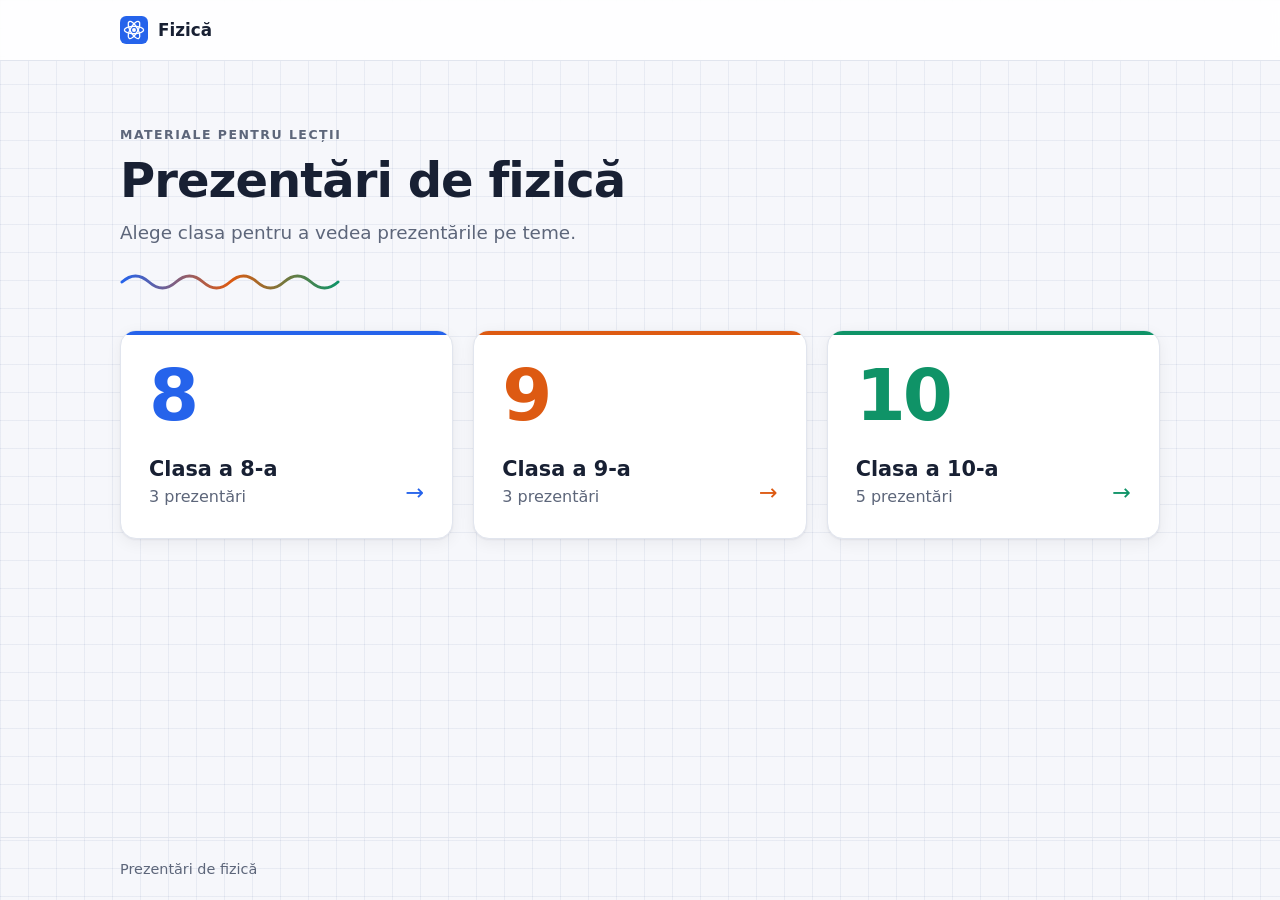
<file: index.html>
<!doctype html>
<html lang="ro">
<head>
  <meta charset="utf-8">
  <meta name="viewport" content="width=device-width, initial-scale=1">
  <title>Prezentări de fizică</title>
  <meta name="description" content="Prezentări pentru lecțiile de fizică: clasa a 8-a, clasa a 9-a și clasa a 10-a.">
  <link rel="icon" href="assets/favicon.svg" type="image/svg+xml">
  <link rel="stylesheet" href="assets/css/style.css">
</head>
<body data-root="">
  <header class="site-header">
    <div class="wrap header-row">
      <a class="brand" href="index.html"><img src="assets/favicon.svg" alt="" width="28" height="28"> Fizică</a>
    </div>
  </header>

  <main class="wrap">
    <section class="hero">
      <p class="eyebrow">Materiale pentru lecții</p>
      <h1>Prezentări de fizică</h1>
      <p class="lead">Alege clasa pentru a vedea prezentările pe teme.</p>
      <svg class="unda" viewBox="0 0 220 24" aria-hidden="true">
        <defs>
          <linearGradient id="unda-grad" x1="0" x2="1">
            <stop offset="0" style="stop-color: var(--c8)"/>
            <stop offset="0.5" style="stop-color: var(--c9)"/>
            <stop offset="1" style="stop-color: var(--c10)"/>
          </linearGradient>
        </defs>
        <path d="M2 12 Q 15.5 0 29 12 T 56 12 T 83 12 T 110 12 T 137 12 T 164 12 T 191 12 T 218 12"
              fill="none" stroke="url(#unda-grad)" stroke-width="3" stroke-linecap="round"/>
      </svg>
    </section>

    <nav class="clase" aria-label="Clase">
      <a class="clasa-card clasa-8" href="clasa-8/index.html">
        <span class="clasa-nr">8</span>
        <span>
          <span class="clasa-nume">Clasa a 8-a</span>
          <span class="clasa-count" data-count="8">&nbsp;</span>
        </span>
        <span class="arrow" aria-hidden="true">→</span>
      </a>
      <a class="clasa-card clasa-9" href="clasa-9/index.html">
        <span class="clasa-nr">9</span>
        <span>
          <span class="clasa-nume">Clasa a 9-a</span>
          <span class="clasa-count" data-count="9">&nbsp;</span>
        </span>
        <span class="arrow" aria-hidden="true">→</span>
      </a>
      <a class="clasa-card clasa-10" href="clasa-10/index.html">
        <span class="clasa-nr">10</span>
        <span>
          <span class="clasa-nume">Clasa a 10-a</span>
          <span class="clasa-count" data-count="10">&nbsp;</span>
        </span>
        <span class="arrow" aria-hidden="true">→</span>
      </a>
    </nav>
  </main>

  <footer class="site-footer">
    <div class="wrap">Prezentări de fizică</div>
  </footer>

  <script src="assets/js/prezentari.js"></script>
  <script src="assets/js/main.js"></script>
</body>
</html>
</file>
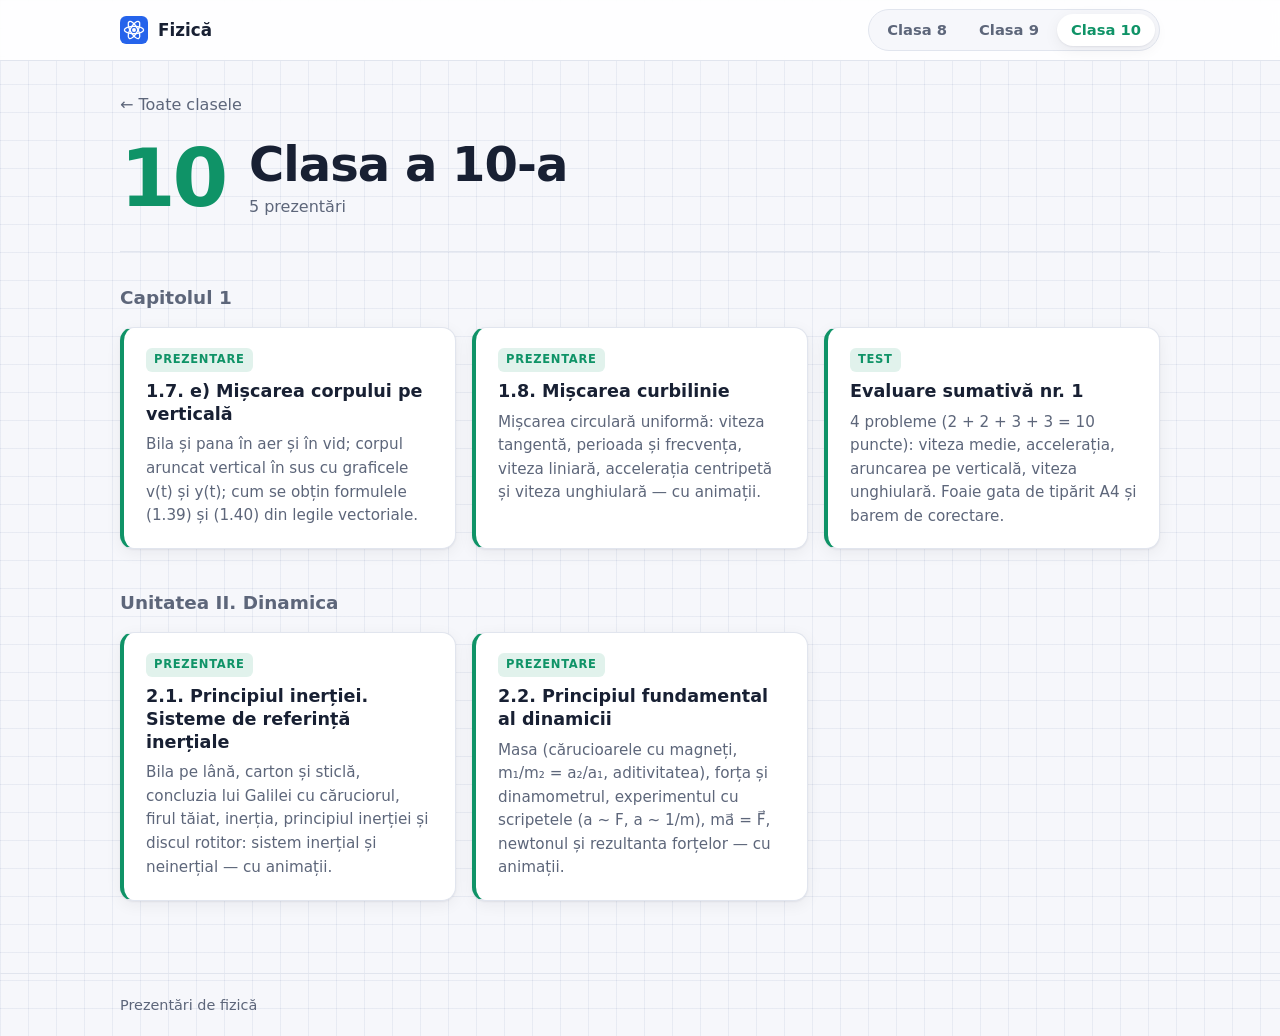
<file: clasa-10/index.html>
<!doctype html>
<html lang="ro">
<head>
  <meta charset="utf-8">
  <meta name="viewport" content="width=device-width, initial-scale=1">
  <title>Clasa a 10-a — Prezentări de fizică</title>
  <meta name="description" content="Prezentări de fizică pentru clasa a 10-a.">
  <link rel="icon" href="../assets/favicon.svg" type="image/svg+xml">
  <link rel="stylesheet" href="../assets/css/style.css">
</head>
<body class="clasa-10" data-root="../" data-clasa="10">
  <header class="site-header">
    <div class="wrap header-row">
      <a class="brand" href="../index.html"><img src="../assets/favicon.svg" alt="" width="28" height="28"> Fizică</a>
      <nav class="tabs" aria-label="Clase">
        <a class="clasa-8" href="../clasa-8/index.html">Clasa 8</a>
        <a class="clasa-9" href="../clasa-9/index.html">Clasa 9</a>
        <a class="clasa-10" href="../clasa-10/index.html" aria-current="page">Clasa 10</a>
      </nav>
    </div>
  </header>

  <main class="wrap">
    <a class="back" href="../index.html">← Toate clasele</a>
    <section class="page-title">
      <span class="clasa-nr">10</span>
      <div>
        <h1>Clasa a 10-a</h1>
        <p class="clasa-count" data-count="10">&nbsp;</p>
      </div>
    </section>
    <div id="lista" class="lista"></div>
  </main>

  <footer class="site-footer">
    <div class="wrap">Prezentări de fizică</div>
  </footer>

  <script src="../assets/js/prezentari.js"></script>
  <script src="../assets/js/main.js"></script>
</body>
</html>
</file>
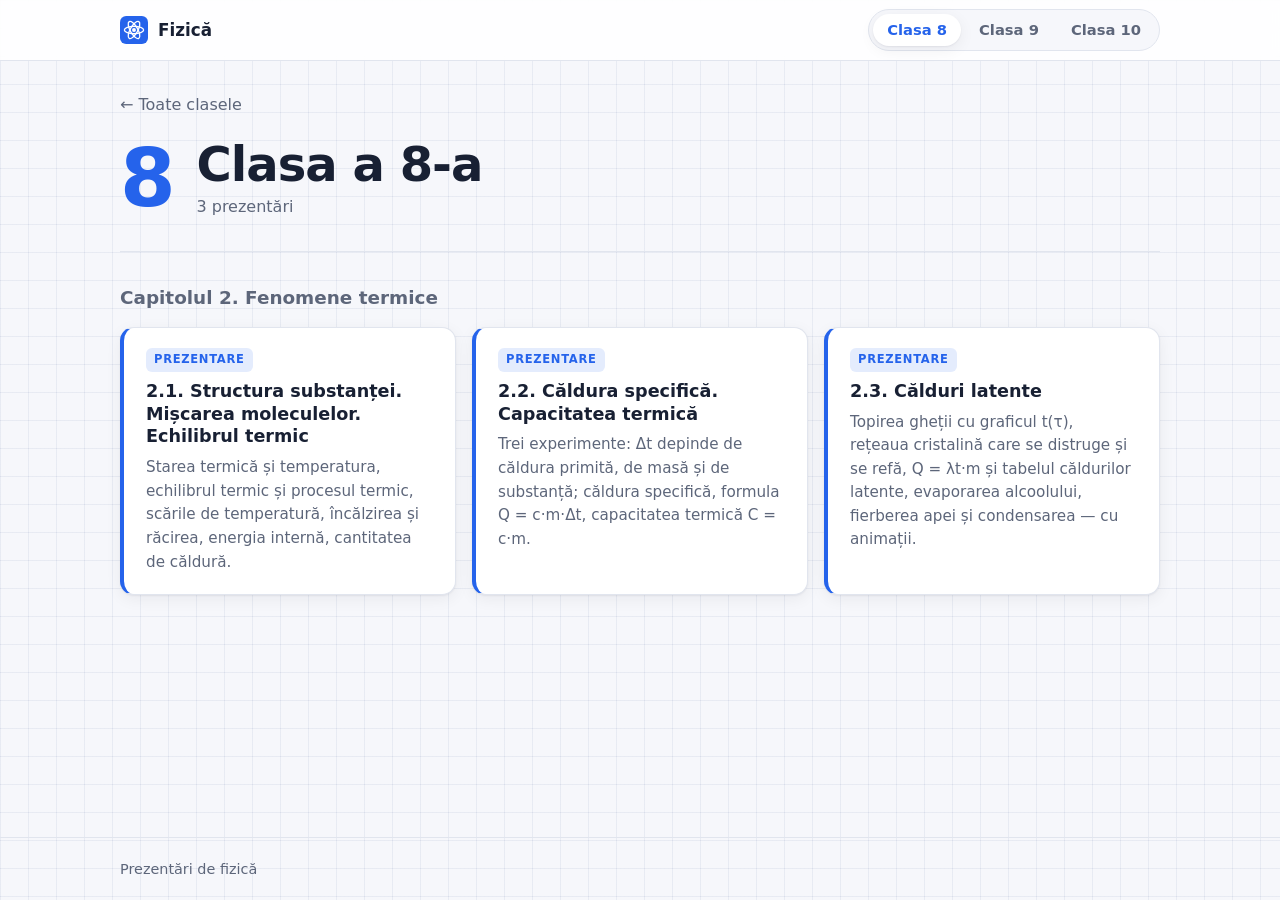
<file: clasa-8/index.html>
<!doctype html>
<html lang="ro">
<head>
  <meta charset="utf-8">
  <meta name="viewport" content="width=device-width, initial-scale=1">
  <title>Clasa a 8-a — Prezentări de fizică</title>
  <meta name="description" content="Prezentări de fizică pentru clasa a 8-a.">
  <link rel="icon" href="../assets/favicon.svg" type="image/svg+xml">
  <link rel="stylesheet" href="../assets/css/style.css">
</head>
<body class="clasa-8" data-root="../" data-clasa="8">
  <header class="site-header">
    <div class="wrap header-row">
      <a class="brand" href="../index.html"><img src="../assets/favicon.svg" alt="" width="28" height="28"> Fizică</a>
      <nav class="tabs" aria-label="Clase">
        <a class="clasa-8" href="../clasa-8/index.html" aria-current="page">Clasa 8</a>
        <a class="clasa-9" href="../clasa-9/index.html">Clasa 9</a>
        <a class="clasa-10" href="../clasa-10/index.html">Clasa 10</a>
      </nav>
    </div>
  </header>

  <main class="wrap">
    <a class="back" href="../index.html">← Toate clasele</a>
    <section class="page-title">
      <span class="clasa-nr">8</span>
      <div>
        <h1>Clasa a 8-a</h1>
        <p class="clasa-count" data-count="8">&nbsp;</p>
      </div>
    </section>
    <div id="lista" class="lista"></div>
  </main>

  <footer class="site-footer">
    <div class="wrap">Prezentări de fizică</div>
  </footer>

  <script src="../assets/js/prezentari.js"></script>
  <script src="../assets/js/main.js"></script>
</body>
</html>
</file>
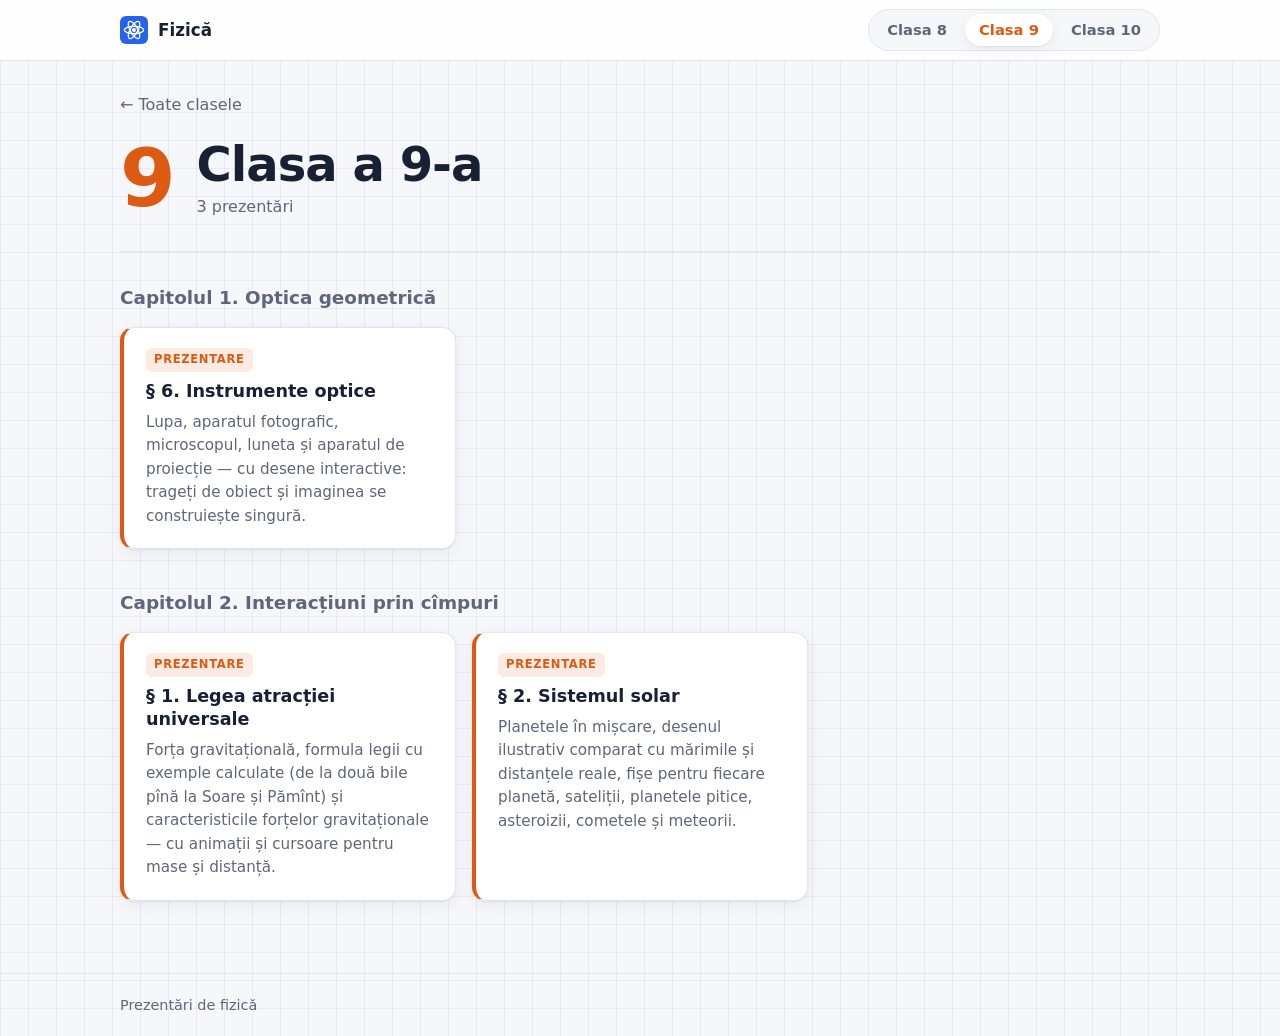
<file: clasa-9/index.html>
<!doctype html>
<html lang="ro">
<head>
  <meta charset="utf-8">
  <meta name="viewport" content="width=device-width, initial-scale=1">
  <title>Clasa a 9-a — Prezentări de fizică</title>
  <meta name="description" content="Prezentări de fizică pentru clasa a 9-a.">
  <link rel="icon" href="../assets/favicon.svg" type="image/svg+xml">
  <link rel="stylesheet" href="../assets/css/style.css">
</head>
<body class="clasa-9" data-root="../" data-clasa="9">
  <header class="site-header">
    <div class="wrap header-row">
      <a class="brand" href="../index.html"><img src="../assets/favicon.svg" alt="" width="28" height="28"> Fizică</a>
      <nav class="tabs" aria-label="Clase">
        <a class="clasa-8" href="../clasa-8/index.html">Clasa 8</a>
        <a class="clasa-9" href="../clasa-9/index.html" aria-current="page">Clasa 9</a>
        <a class="clasa-10" href="../clasa-10/index.html">Clasa 10</a>
      </nav>
    </div>
  </header>

  <main class="wrap">
    <a class="back" href="../index.html">← Toate clasele</a>
    <section class="page-title">
      <span class="clasa-nr">9</span>
      <div>
        <h1>Clasa a 9-a</h1>
        <p class="clasa-count" data-count="9">&nbsp;</p>
      </div>
    </section>
    <div id="lista" class="lista"></div>
  </main>

  <footer class="site-footer">
    <div class="wrap">Prezentări de fizică</div>
  </footer>

  <script src="../assets/js/prezentari.js"></script>
  <script src="../assets/js/main.js"></script>
</body>
</html>
</file>
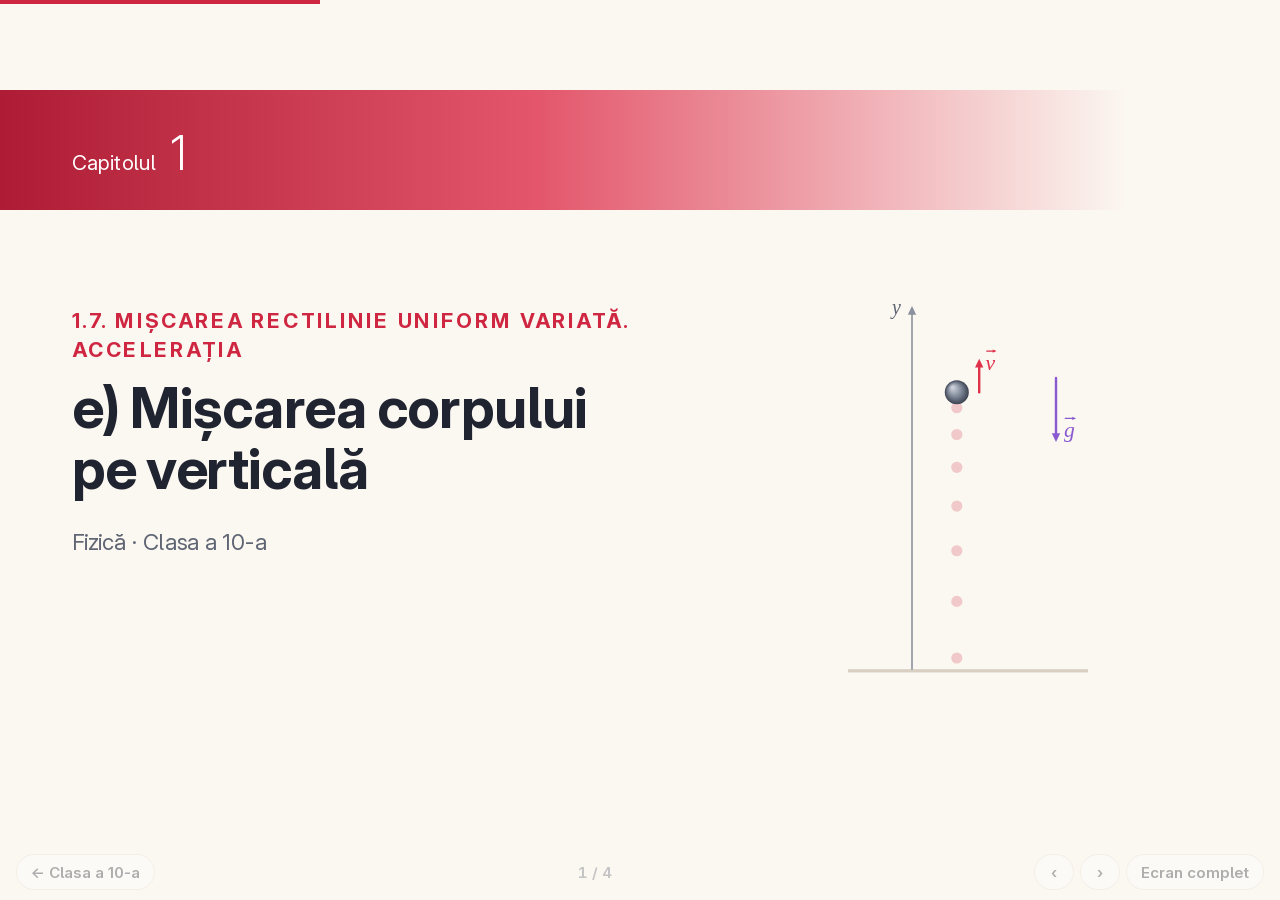
<file: prezentari/clasa-10/1-7-miscarea-pe-verticala/index.html>
<!doctype html>
<html lang="ro">
<head>
  <meta charset="utf-8">
  <meta name="viewport" content="width=device-width, initial-scale=1">
  <title>1.7. e) Mișcarea corpului pe verticală — Fizică, clasa a 10-a</title>
  <link rel="icon" href="../../../assets/favicon.svg" type="image/svg+xml">
  <link rel="stylesheet" href="../../../assets/deck/deck.css">
</head>
<body class="rosu" data-inapoi="../../../clasa-10/index.html" data-inapoi-text="Clasa a 10-a">
<main class="stage">

  <!-- 1. Titlu -->
  <section class="slide titlu" aria-label="Titlu">
    <div class="banda">
      <span class="cap">Capitolul</span><span class="cap-nr">1</span>
    </div>
    <div class="titlu-text">
      <p class="tema-nr">1.7. Mișcarea rectilinie uniform variată. Accelerația</p>
      <h1>e) Mișcarea corpului pe verticală</h1>
      <p class="clasa">Fizică · Clasa a 10-a</p>
    </div>
    <canvas id="a-titlu" data-w="560" data-h="560" aria-hidden="true"></canvas>
  </section>

  <!-- 2. Căderea în aer și în vid -->
  <section class="slide lectie">
    <p class="tema">1.7 · e) Mișcarea corpului pe verticală</p>
    <h2>Căderea corpurilor în aer și în vid</h2>
    <div class="coloane">
      <div class="col-text">
        <p>Lăsăm să cadă în același moment, de la aceeași înălțime, o bilă și o pană.</p>
        <p>
          <b>În aer</b> bila ajunge repede jos, iar pana coboară încet, legănându-se.
          <b>În vid</b> (aerul a fost evacuat din tub) bila și pana cad la fel și ajung jos în același timp.
        </p>
        <div class="retine">
          În vid toate corpurile cad cu aceeași accelerație <i class="m vec">g</i>, orientată vertical în jos
          (<i class="m">g</i> ≈ 9,8 m/s<sup>2</sup>). <b>Viteza corpului care cade nu depinde de masa lui.</b>
        </div>
        <p>
          În aer asupra corpului acționează și <b>forța de rezistență a aerului</b>. Ea depinde de forma și de aria
          suprafeței corpului și crește odată cu viteza. Pana are masă mică și suprafață mare: forța de rezistență
          îi echilibrează repede greutatea, de aceea viteza penei crește foarte încet.
        </p>
        <p>
          În vid acționează doar greutatea <i class="m">G</i> = <i class="m">mg</i>. Bila este atrasă mai puternic,
          dar are și masă mai mare, de aceea viteza ei crește la fel de repede ca viteza penei.
        </p>
      </div>
      <div class="col-vis">
        <canvas id="a-cadere" data-w="700" data-h="640"></canvas>
      </div>
    </div>
  </section>

  <!-- 3. Aruncarea pe verticală: fig. 1.36 și formulele (1.39), (1.40) -->
  <section class="slide lectie">
    <p class="tema">1.7 · e) Mișcarea corpului pe verticală</p>
    <h2>Corpul aruncat vertical în sus</h2>
    <div class="coloane">
      <div class="col-text">
        <p>
          Corpul este aruncat vertical în sus din punctul <i class="m">O</i> cu viteza inițială
          <i class="m vec">v</i><sub>0</sub>. În tot timpul mișcării accelerația lui este <i class="m vec">g</i>,
          orientată vertical în jos.
        </p>
        <p>
          La urcare viteza scade. În punctul cel mai de sus, la înălțimea <i class="m">H</i><sub>max</sub>,
          <i class="m">v<sub>y</sub></i> = 0. Apoi corpul cade înapoi, iar viteza lui crește.
        </p>
        <div class="formula"><i>v</i><sub>y</sub> = <i>v</i><sub>0</sub> − <i>gt</i>,<span class="nr">(1.39)</span></div>
        <div class="formula">
          <i>y</i> = <i>v</i><sub>0</sub><i>t</i> − <span class="frac"><span><i>gt</i><sup>2</sup></span><span>2</span></span>.<span class="nr">(1.40)</span>
        </div>
        <p class="mic">
          La urcare <i class="m">v<sub>y</sub></i> &gt; 0; la coborâre <i class="m">v<sub>y</sub></i> &lt; 0 —
          viteza este orientată opus axei <i class="m">Oy</i>.
        </p>
      </div>
      <div class="col-vis">
        <canvas id="a-aruncare" data-w="860" data-h="600"></canvas>
        <div class="control">
          <label for="v0">Viteza inițială <i class="m">v</i><sub>0</sub>:</label>
          <input type="range" id="v0" min="10" max="24.5" step="0.1" value="19.6">
          <output id="v0-val">19,6 m/s</output>
        </div>
      </div>
    </div>
  </section>

  <!-- 4. De la formele vectoriale la formulele scalare -->
  <section class="slide lectie">
    <p class="tema">1.7 · e) Mișcarea corpului pe verticală</p>
    <h2>Cum am obținut formulele (1.39) și (1.40)</h2>
    <div class="coloane">
      <div class="col-text">
        <p>
          Mișcarea pe verticală este o mișcare rectilinie uniform variată cu accelerația
          <i class="m vec">a</i> = <i class="m vec">g</i>. Pornim de la legile ei scrise vectorial:
        </p>
        <div class="formula">
          <i class="vec">v</i> = <i class="vec">v</i><sub>0</sub> + <i class="vec">g</i><i>t</i>; &nbsp;
          <i class="vec">r</i> = <i class="vec">r</i><sub>0</sub> + <i class="vec">v</i><sub>0</sub><i>t</i> +
          <span class="frac"><span><i class="vec">g</i><i>t</i><sup>2</sup></span><span>2</span></span>
        </div>
        <p>
          Alegem originea <i class="m">O</i> în punctul de aruncare, axa <i class="m">Oy</i> vertical în sus și
          axa <i class="m">Ox</i> orizontal. Proiectăm fiecare vector pe axe:
        </p>
        <ul class="pasi">
          <li>
            <b>Pe axa <i class="m">Ox</i></b>: pe orizontală asupra corpului nu acționează forțe, deci
            <i class="m">g<sub>x</sub></i> = 0; corpul este aruncat vertical, deci <i class="m">v</i><sub>0<i>x</i></sub> = 0.
            Rezultă <i class="m">v<sub>x</sub></i> = 0 și <i class="m">x</i> = 0 — corpul nu se deplasează pe orizontală.
          </li>
          <li>
            <b>Pe axa <i class="m">Oy</i></b>: <i class="m vec">v</i><sub>0</sub> are sensul axei, deci
            <i class="m">v</i><sub>0<i>y</i></sub> = <i class="m">v</i><sub>0</sub>; <i class="m vec">g</i> este orientat
            opus axei <i class="m">Oy</i>, deci <i class="m">g<sub>y</sub></i> = −<i class="m">g</i>; <i class="m">y</i><sub>0</sub> = 0.
          </li>
        </ul>
        <p>
          Înlocuim proiecțiile în legile scrise pe axa <i class="m">Oy</i> și obținem formulele scalare (1.39) și (1.40).
        </p>
        <p class="mic">
          Consecință: în punctul cel mai de sus <i class="m">v<sub>y</sub></i> = 0, de unde
          <i class="m">t</i><sub>urc</sub> = <i class="m">v</i><sub>0</sub>/<i class="m">g</i> și
          <i class="m">H</i><sub>max</sub> = <i class="m">v</i><sub>0</sub><sup>2</sup>/(2<i class="m">g</i>).
        </p>
      </div>
      <div class="col-vis">
        <canvas id="a-derivare" data-w="820" data-h="640"></canvas>
      </div>
    </div>
  </section>

</main>
<script src="../../../assets/deck/deck.js"></script>
<script src="animatii.js"></script>
</body>
</html>
</file>
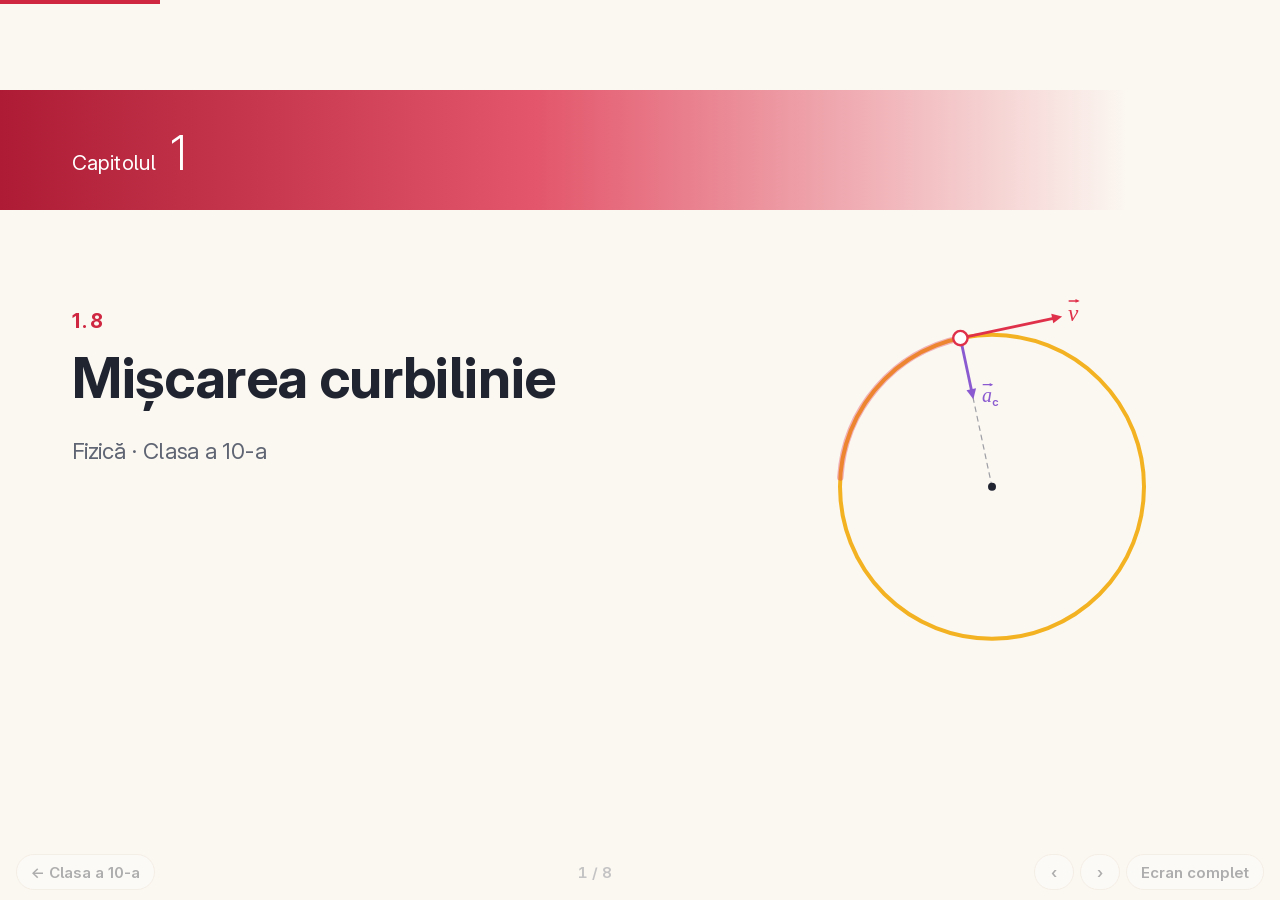
<file: prezentari/clasa-10/1-8-miscarea-curbilinie/index.html>
<!doctype html>
<html lang="ro">
<head>
  <meta charset="utf-8">
  <meta name="viewport" content="width=device-width, initial-scale=1">
  <title>1.8. Mișcarea curbilinie — Fizică, clasa a 10-a</title>
  <link rel="icon" href="../../../assets/favicon.svg" type="image/svg+xml">
  <link rel="stylesheet" href="../../../assets/deck/deck.css">
</head>
<body class="rosu" data-inapoi="../../../clasa-10/index.html" data-inapoi-text="Clasa a 10-a">
<main class="stage">

  <!-- 1. Titlu -->
  <section class="slide titlu" aria-label="Titlu">
    <div class="banda">
      <span class="cap">Capitolul</span><span class="cap-nr">1</span>
    </div>
    <div class="titlu-text">
      <p class="tema-nr">1.8</p>
      <h1>Mișcarea curbilinie</h1>
      <p class="clasa">Fizică · Clasa a 10-a</p>
    </div>
    <canvas id="a-titlu" data-w="560" data-h="560" aria-hidden="true"></canvas>
  </section>

  <!-- 2. Mișcarea circulară, viteza momentană (fig. 1.42) -->
  <section class="slide lectie">
    <p class="tema">1.8 · Mișcarea curbilinie</p>
    <h2>Mișcarea circulară. Viteza momentană</h2>
    <div class="coloane">
      <div class="col-text">
        <div class="retine definitie">
          Prin <i>mișcare circulară</i> a unui mobil se subînțelege mișcarea acestuia pe un cerc.
        </div>
        <div class="retine">
          Pentru orice mișcare curbilinie – viteza momentană a mobilului este tangentă la traiectorie în punctul
          ocupat de acesta.
        </div>
        <div class="retine definitie">
          Dacă în orice intervale egale de timp mobilul parcurge distanțe egale, mișcarea circulară este uniformă.
        </div>
        <div class="retine definitie">
          Mișcarea mobilului pe un cerc cu viteză constantă în modul este o mișcare circulară uniformă.
        </div>
      </div>
      <div class="col-vis">
        <canvas id="a-tangenta" data-w="680" data-h="640"></canvas>
      </div>
    </div>
  </section>

  <!-- 3. Formula (1.41): de la vector la modul -->
  <section class="slide lectie">
    <p class="tema">1.8 · Mișcarea curbilinie</p>
    <h2>Modulul vitezei în mișcarea circulară</h2>
    <div class="coloane">
      <div class="col-text">
        <p>
          Într-un interval de timp Δ<i class="m">t</i> mobilul trece din <i class="m">M</i><sub>0</sub> în
          <i class="m">M</i>. Deplasarea lui este coarda <i class="m vec">s</i>, iar viteza medie
          <i class="m vec">v</i><sub>med</sub> = <i class="m vec">s</i>/Δ<i class="m">t</i> este orientată de-a lungul coardei.
        </p>
        <p>
          Dacă intervalul Δ<i class="m">t</i> este foarte mic, viteza medie devine viteza momentană
          <i class="m vec">v</i>, tangentă la cerc. Trecem de la vectori la module:
          <span class="nw"><i class="m">v</i> = |<i class="m vec">s</i>|/Δ<i class="m">t</i></span>.
        </p>
        <p>
          Pentru un interval Δ<i class="m">t</i> foarte mic coarda și arcul practic coincid:
          lungimea coardei |<i class="m vec">s</i>| este egală cu lungimea arcului <i class="m">l</i> parcurs de mobil.
        </p>
        <div class="formula">
          <i>v</i> = <span class="frac"><span>|<i class="vec">s</i>|</span><span>Δ<i>t</i></span></span> =
          <span class="frac"><span><i>l</i></span><span>Δ<i>t</i></span></span><span class="nr">(1.41)</span>
        </div>
        <p>
          În mișcarea circulară uniformă arce egale sunt parcurse în intervale egale de timp, de aceea raportul
          <i class="m">l</i>/Δ<i class="m">t</i> este același pentru orice interval: modulul vitezei este constant.
        </p>
      </div>
      <div class="col-vis">
        <canvas id="a-coarda" data-w="680" data-h="640"></canvas>
      </div>
    </div>
  </section>

  <!-- 4. Perioada și frecvența -->
  <section class="slide lectie">
    <p class="tema">1.8 · Mișcarea curbilinie</p>
    <h2>Perioada și frecvența de rotație</h2>
    <div class="coloane">
      <div class="col-text">
        <div class="retine definitie">
          Intervalul minim de timp, după care mișcarea mobilului se repetă întocmai, se numește
          <i>perioadă de rotație T</i> sau <i>perioadă</i>.
        </div>
        <p>
          Notăm cu Δ<i class="m">t</i> intervalul de timp în care mobilul efectuează <i class="m">N</i> rotații complete
          în jurul centrului cercului, adică parcurge <i class="m">N</i> lungimi ale acesteia. În conformitate cu
          definiția, perioada de rotație este
        </p>
        <div class="formula">
          <i>T</i> = <span class="frac"><span>Δ<i>t</i></span><span><i>N</i></span></span>.<span class="nr">(1.42)</span>
        </div>
        <p>
          Mărimea egală cu numărul de rotații efectuat într-o unitate de timp este numită
          <b>frecvență de rotație</b> <i class="m">ν</i>:
        </p>
        <div class="formula">
          <i>ν</i> = <span class="frac"><span><i>N</i></span><span>Δ<i>t</i></span></span>.<span class="nr">(1.43)</span>
        </div>
        <p>Între frecvența de rotație și perioadă există relația:</p>
        <div class="formula">
          <i>ν</i> = <span class="frac"><span>1</span><span><i>T</i></span></span> și
          <i>T</i> = <span class="frac"><span>1</span><span><i>ν</i></span></span>.<span class="nr">(1.44)</span>
        </div>
      </div>
      <div class="col-vis">
        <canvas id="a-perioada" data-w="680" data-h="640"></canvas>
      </div>
    </div>
  </section>

  <!-- 5. Viteza mobilului: (1.45), (1.46) -->
  <section class="slide lectie">
    <p class="tema">1.8 · Mișcarea curbilinie</p>
    <h2>Viteza în mișcarea circulară uniformă</h2>
    <div class="coloane">
      <div class="col-text">
        <p>
          Cunoașterea razei <i class="m">r</i> a cercului descris de mobil și a perioadei <i class="m">T</i> permite să
          se calculeze viteza mobilului. Într-o perioadă mobilul parcurge o distanță egală cu lungimea cercului
          <i class="m">l</i> = 2π<i class="m">r</i>, deci viteza lui
        </p>
        <div class="formula">
          <i>v</i> = <span class="frac"><span><i>l</i></span><span><i>T</i></span></span> =
          <span class="frac"><span>2π<i>r</i></span><span><i>T</i></span></span>.<span class="nr">(1.45)</span>
        </div>
        <p>Ținând seama de relația (1.44), pentru viteză putem scrie</p>
        <div class="formula"><i>v</i> = 2π<i>νr</i>.<span class="nr">(1.46)</span></div>
        <div class="retine">
          Vitezele punctelor rigidului sunt cu atât mai mari, cu cât ele se află la distanțe mai mari de axa de rotație.
        </div>
      </div>
      <div class="col-vis">
        <canvas id="a-disc" data-w="680" data-h="640"></canvas>
      </div>
    </div>
  </section>

  <!-- 6. Accelerația centripetă (fig. 1.43) -->
  <section class="slide lectie compact-text">
    <p class="tema">1.8 · Mișcarea curbilinie</p>
    <h2>Accelerația centripetă</h2>
    <div class="coloane">
      <div class="col-text">
        <p>
          Modulul vitezei rămâne același, dar direcția ei se schimbă (fig. 1.43). Triunghiul vitezelor
          <i class="m vec">v</i><sub>0</sub>, <i class="m vec">v</i>, Δ<i class="m vec">v</i> este asemenea cu triunghiul
          <i class="m">M</i><sub>0</sub><i class="m">OM</i>, deci |Δ<i class="m vec">v</i>|/<i class="m">v</i> =
          |<i class="m vec">s</i>|/<i class="m">r</i>, unde |<i class="m vec">s</i>| = <i class="m">v</i>Δ<i class="m">t</i>.
          De aici exprimăm modulul accelerației:
        </p>
        <div class="formula">
          <i>a</i> = <span class="frac"><span>|Δ<i class="vec">v</i>|</span><span>Δ<i>t</i></span></span> =
          <span class="frac"><span><i>v</i><sup>2</sup></span><span><i>r</i></span></span>.<span class="nr">(1.47)</span>
        </div>
        <p>
          Vectorul accelerației, cu originea în poziția <i class="m">M</i><sub>0</sub> ocupată de mobil, este orientat
          spre centrul cercului.
        </p>
        <div class="retine definitie">
          Mărimea vectorială ce caracterizează variația direcției vectorului viteză într-o mișcare circulară uniformă
          și este mereu orientată spre centrul cercului se numește <i>accelerație centripetă</i>.
        </div>
        <p>
          Ea se notează cu <i class="m">a</i><sub>c</sub>. Avem
          <i class="m">a</i><sub>c</sub> = <i class="m">v</i><sup>2</sup>/<i class="m">r</i>. (1.48)
          Pornind de la expresiile (1.45) și (1.46) pentru viteza mobilului, transcriem expresia (1.48) astfel:
        </p>
        <div class="formula">
          <i>a</i><sub>c</sub> = <span class="frac"><span>4π<sup>2</sup><i>r</i></span><span><i>T</i><sup>2</sup></span></span>
          = 4π<sup>2</sup><i>ν</i><sup>2</sup><i>r</i>.<span class="nr">(1.49)</span>
        </div>
        <p>
          Aceste relații arată că accelerația centripetă a punctului unui corp rigid ce se rotește este direct
          proporțională cu distanța dintre punct și axa de rotație.
        </p>
      </div>
      <div class="col-vis">
        <canvas id="a-centripeta" data-w="680" data-h="640"></canvas>
      </div>
    </div>
  </section>

  <!-- 7. Viteza unghiulară (fig. 1.44) -->
  <section class="slide lectie">
    <p class="tema">1.8 · Mișcarea curbilinie</p>
    <h2>Viteza unghiulară</h2>
    <div class="coloane">
      <div class="col-text">
        <p>
          Când rigidul se rotește, într-un interval de timp Δ<i class="m">t</i> raza dusă de la axă spre fiecare punct
          al lui se rotește cu același unghi Δ<i class="m">α</i> (fig. 1.44). Acest unghi, același pentru toate
          punctele rigidului, este numit <b>unghi de rotație</b> sau <b>deplasare unghiulară</b> a rigidului.
        </p>
        <div class="retine definitie">
          <i>Viteza unghiulară momentană ω</i> este o mărime fizică determinată cu raportul dintre unghiul de rotație
          Δ<i class="m">α</i> și intervalul foarte mic de timp Δ<i class="m">t</i>:
          <span class="relatie"><i class="m">ω</i> = <span class="frac"><span>Δ<i class="m">α</i></span><span>Δ<i class="m">t</i></span></span>.</span>
          <span class="nr-text">(1.50)</span>
        </div>
        <p>
          Viteza unghiulară <i class="m">ω</i> caracterizează rotația corpului rigid, adică mișcarea circulară a tuturor
          punctelor sale.
        </p>
        <p>
          Unghiurile de rotație se exprimă în <b>radiani (rad)</b> (unghiul central care sprijină un arc de lungime egală
          cu raza cercului), deci viteza unghiulară se exprimă în rad/s. Radianul, ca raport al lungimilor arcului la
          rază, este adimensional. La substituirea valorilor concrete ale vitezei unghiulare în formule termenul „rad”
          se omite.
        </p>
      </div>
      <div class="col-vis">
        <canvas id="a-cilindru" data-w="680" data-h="640"></canvas>
      </div>
    </div>
  </section>

  <!-- 8. Legătura dintre ω, T, ν, v și a_c -->
  <section class="slide lectie">
    <p class="tema">1.8 · Mișcarea curbilinie</p>
    <h2>Viteza unghiulară, perioada și viteza liniară</h2>
    <div class="coloane">
      <div class="col-text">
        <p>
          Putem stabili ușor relația dintre viteza unghiulară și perioada <i class="m">T</i>. Într-un interval de timp
          de o perioadă, Δ<i class="m">t</i> = <i class="m">T</i>, unghiul de rotație al corpului
          Δ<i class="m">α</i> = 2π. Substituind aceste valori în definiția (1.50), obținem
        </p>
        <div class="formula">
          <i>ω</i> = <span class="frac"><span>2π</span><span><i>T</i></span></span> = 2π<i>ν</i>,<span class="nr">(1.51)</span>
        </div>
        <p>unde s-a ținut seama de relația (1.44).</p>
        <p>
          Pentru a nu confunda viteza unghiulară <i class="m">ω</i> cu viteza <i class="m">v</i> a unui punct al rigidului,
          ultima este numită <b>viteză liniară</b>.
        </p>
        <p>
          Formula (1.51) permite exprimarea vitezei liniare (1.46) și a accelerației centripete (1.48) prin viteza
          unghiulară:
        </p>
        <div class="formula">
          <i>v</i> = <i>ωr</i>, &nbsp;&nbsp; <i>a</i><sub>c</sub> = <i>ω</i><sup>2</sup><i>r</i>.<span class="nr">(1.52)</span>
        </div>
      </div>
      <div class="col-vis">
        <canvas id="a-omega" data-w="680" data-h="560"></canvas>
        <div class="control">
          <label for="omega"><i class="m">ω</i>:</label>
          <input type="range" id="omega" min="0.5" max="3" step="0.1" value="1.5">
          <output id="omega-val">1,5 rad/s</output>
        </div>
        <div class="control">
          <label for="raza"><i class="m">r</i>:</label>
          <input type="range" id="raza" min="0.2" max="1" step="0.05" value="0.6">
          <output id="raza-val">0,60 m</output>
        </div>
      </div>
    </div>
  </section>

</main>
<script src="../../../assets/deck/deck.js"></script>
<script src="animatii.js"></script>
</body>
</html>
</file>
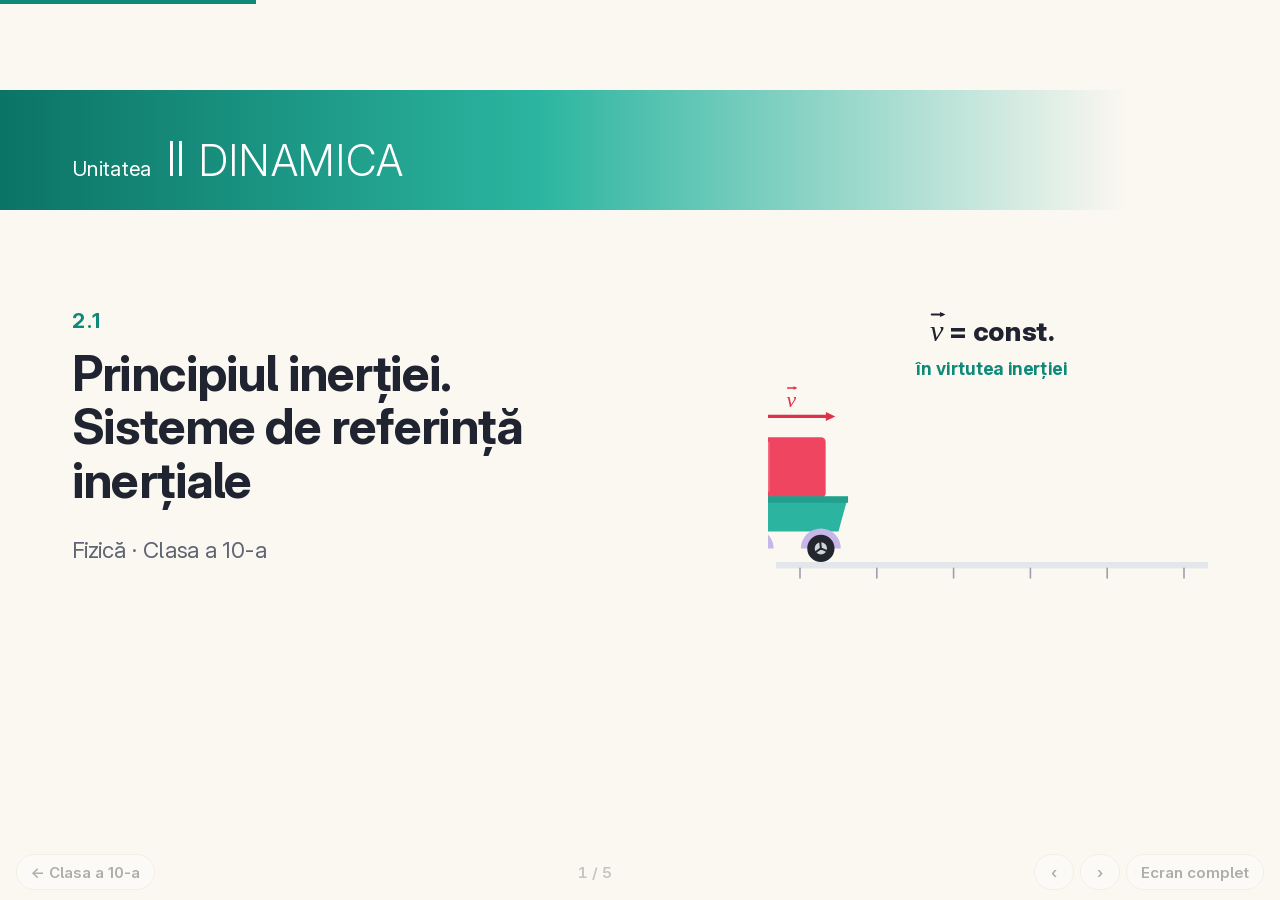
<file: prezentari/clasa-10/2-1-principiul-inertiei/index.html>
<!doctype html>
<html lang="ro">
<head>
  <meta charset="utf-8">
  <meta name="viewport" content="width=device-width, initial-scale=1">
  <title>2.1. Principiul inerției. Sisteme de referință inerțiale — Fizică, clasa a 10-a</title>
  <link rel="icon" href="../../../assets/favicon.svg" type="image/svg+xml">
  <link rel="stylesheet" href="../../../assets/deck/deck.css">
</head>
<body class="turcoaz" data-inapoi="../../../clasa-10/index.html" data-inapoi-text="Clasa a 10-a">
<main class="stage">

  <!-- 1. Titlu -->
  <section class="slide titlu" aria-label="Titlu">
    <div class="banda">
      <span class="cap">Unitatea</span><span class="cap-nr">II</span><span class="cap-titlu">DINAMICA</span>
    </div>
    <div class="titlu-text">
      <p class="tema-nr">2.1</p>
      <h1 class="lung">Principiul inerției.<br>Sisteme de referință inerțiale</h1>
      <p class="clasa">Fizică · Clasa a 10-a</p>
    </div>
    <canvas id="a-titlu" data-w="560" data-h="560" aria-hidden="true"></canvas>
  </section>

  <!-- 2. Bila pe lână, carton și sticlă (fig. 2.1) -->
  <section class="slide lectie compact-text">
    <p class="tema">2.1 · Principiul inerției</p>
    <h2>De ce se oprește bila?</h2>
    <div class="coloane">
      <div class="col-text">
        <p>
          Din punctul de vedere al dinamicii, răspunsul la întrebările: „De ce corpul dat se mișcă anume în acest mod,
          și nu în altul?” și „Există sisteme de referință preferențiale sau toate sistemele sunt echivalente?” este
          diferit. Răspunsul la ultima întrebare a fost obținut pentru prima dată de către Galilei în urma analizei
          unor observații și experimente.
        </p>
        <div class="retine experiment">
          Analizăm mișcarea unei bile metalice pe o masă (fig. 2.1), suprafața acesteia fiind acoperită cu diferite
          materiale. Comunicând bilei de fiecare dată una și aceeași viteză, măsurăm distanța parcursă de aceasta până
          la oprire. Pe o țesătură de <b>lână</b> bila se oprește după o anumită distanță. Dacă masa este acoperită cu
          o bucată de <b>carton</b>, distanța parcursă de bilă este mai mare. Distanța va fi și mai mare dacă masa
          este acoperită cu <b>sticlă</b>.
        </div>
        <p>
          Constatăm că distanța parcursă de bilă depinde de calitățile suprafeței pe care ea se mișcă. Bila este
          oprită din mișcarea sa de corpul pe care se deplasează, precum și de aerul înconjurător.
        </p>
        <div class="retine">
          Cu cât suprafața este mai netedă, cu atât <b>frânarea mișcării este mai mică</b>, bila aflându-se în mișcare
          mai mult timp și parcurgând o distanță mai mare.
        </div>
      </div>
      <div class="col-vis">
        <canvas id="a-bile" data-w="700" data-h="600"></canvas>
      </div>
    </div>
  </section>

  <!-- 3. Concluzia lui Galilei; căruciorul (fig. 2.2) -->
  <section class="slide lectie">
    <p class="tema">2.1 · Principiul inerției</p>
    <h2>Concluzia lui Galilei</h2>
    <div class="coloane">
      <div class="col-text">
        <div class="retine">
          Galilei a ajuns la concluzia: <b>un corp nu se va opri niciodată din mișcarea sa rectilinie și uniformă,
          dacă aceasta nu va fi restricționată de alte corpuri.</b>
        </div>
        <div class="retine experiment">
          Să examinăm în continuare un alt experiment. Un cărucior încărcat se află în repaus pe o suprafață
          orizontală. Observăm că el continuă să se afle în repaus atâta timp cât alte corpuri nu acționează asupra lui
          (fig. 2.2, <i>a</i>). Pentru a-l pune în mișcare, adică a-l scoate din starea de repaus, este necesară
          <b>o acțiune din exterior</b> (fig. 2.2, <i>b</i>). Dacă însă căruciorul se mișcă, atunci pentru a-l opri
          este, de asemenea, necesară o anumită <b>acțiune din exterior</b> (fig. 2.2, <i>c</i>).
        </div>
      </div>
      <div class="col-vis">
        <canvas id="a-carucior" data-w="700" data-h="600"></canvas>
      </div>
    </div>
  </section>

  <!-- 4. Inerția; bila suspendată de fir (fig. 2.3) -->
  <section class="slide lectie compact-text">
    <p class="tema">2.1 · Principiul inerției</p>
    <h2>Inerția</h2>
    <div class="coloane">
      <div class="col-text">
        <p>
          În baza acestor experimente și a multor altora de acest gen, se poate menționa un fenomen important:
        </p>
        <div class="retine definitie">
          corpurile își păstrează starea de mișcare rectilinie uniformă sau de repaus atâta timp cât alte corpuri nu
          le impun să și-o modifice. Acest fenomen se numește <b>inerție</b>.
        </div>
        <p>
          Inerția se manifestă în cazul corpurilor libere, care nu sunt acționate de alte corpuri din exterior. În
          experimentele descrise bila sau căruciorul mai sunt acționate de Pământ și de corpul pe a cărui suprafață se
          află. Însă aceste acțiuni nu influențează starea de mișcare a corpurilor cercetate, de aceea se spune că ele
          <b>se compensează</b> sau <b>se echilibrează</b>.
        </p>
        <div class="retine experiment">
          O bilă se află în repaus (fig. 2.3, <i>a</i>) sub acțiunea Pământului și a firului de care este suspendată.
          La tăierea firului (fig. 2.3, <i>b</i>), acțiunea acestuia este înlăturată, compensarea acțiunilor –
          dezechilibrată, bila cade pe pământ, deci este scoasă din starea de repaus de <b>acțiunea necompensată</b>
          din partea Pământului.
        </div>
        <p>
          Rezumând cele expuse mai sus, ajungem la concluzia formulată pentru prima dată de către Galilei și preluată
          de către Newton în sistemul său de principii ale mecanicii, ca <b>principiul întâi</b> sau
          <b>principiul inerției</b>.
        </p>
      </div>
      <div class="col-vis">
        <canvas id="a-fir" data-w="560" data-h="620"></canvas>
      </div>
    </div>
  </section>

  <!-- 5. Principiul inerției; sisteme inerțiale și neinerțiale -->
  <section class="slide lectie compact-text">
    <p class="tema">2.1 · Principiul inerției</p>
    <h2>Principiul inerției. Sisteme de referință inerțiale</h2>
    <div class="coloane">
      <div class="col-text">
        <div class="retine" data-titlu="Principiul inerției">
          <b>Orice corp continuă să-și păstreze starea de repaus sau de mișcare rectilinie uniformă atâta timp cât
          alte corpuri nu acționează asupra lui și nu-l impun să-și modifice această stare.</b>
        </div>
        <p>
          Experimentele descrise au fost efectuate în sistemul de referință legat cu Pământul, deci principiul este
          valabil în acest sistem. Există însă sisteme de referință în care principiul inerției nu este valabil. De
          exemplu, un observator de pe un <b>disc rotitor</b> vede pomii și casele din preajmă rotindu-se în jurul său
          fără ca asupra acestora să se acționeze unele corpuri în plan orizontal.
        </p>
        <div class="retine definitie">
          Sistemele de referință în care este valabil principiul inerției au fost numite
          <b>sisteme de referință inerțiale</b>, iar cele în care acest principiu nu este valabil sunt numite
          <b>neinerțiale</b>.
        </div>
        <ul class="pasi">
          <li>Dacă un sistem de referință este inerțial sau nu se verifică experimental: se respectă sau nu principiul inerției față de el.</li>
          <li>Starea de mișcare rectilinie uniformă este starea normală a corpurilor: se spune că ele se mișcă <b>în virtutea inerției</b>.</li>
          <li>Mișcarea corpurilor din jurul nostru încetează din cauza <b>acțiunii altor corpuri</b>, care le micșorează treptat viteza, până la oprire.</li>
        </ul>
      </div>
      <div class="col-vis">
        <canvas id="a-disc" data-w="600" data-h="600"></canvas>
        <div class="butoane" id="moduri-disc">
          <button type="button" class="buton-mic" data-mod="0">Față de Pământ</button>
          <button type="button" class="buton-mic" data-mod="1">Față de disc</button>
        </div>
      </div>
    </div>
  </section>

</main>
<script src="../../../assets/deck/deck.js"></script>
<script src="animatii.js"></script>
</body>
</html>
</file>
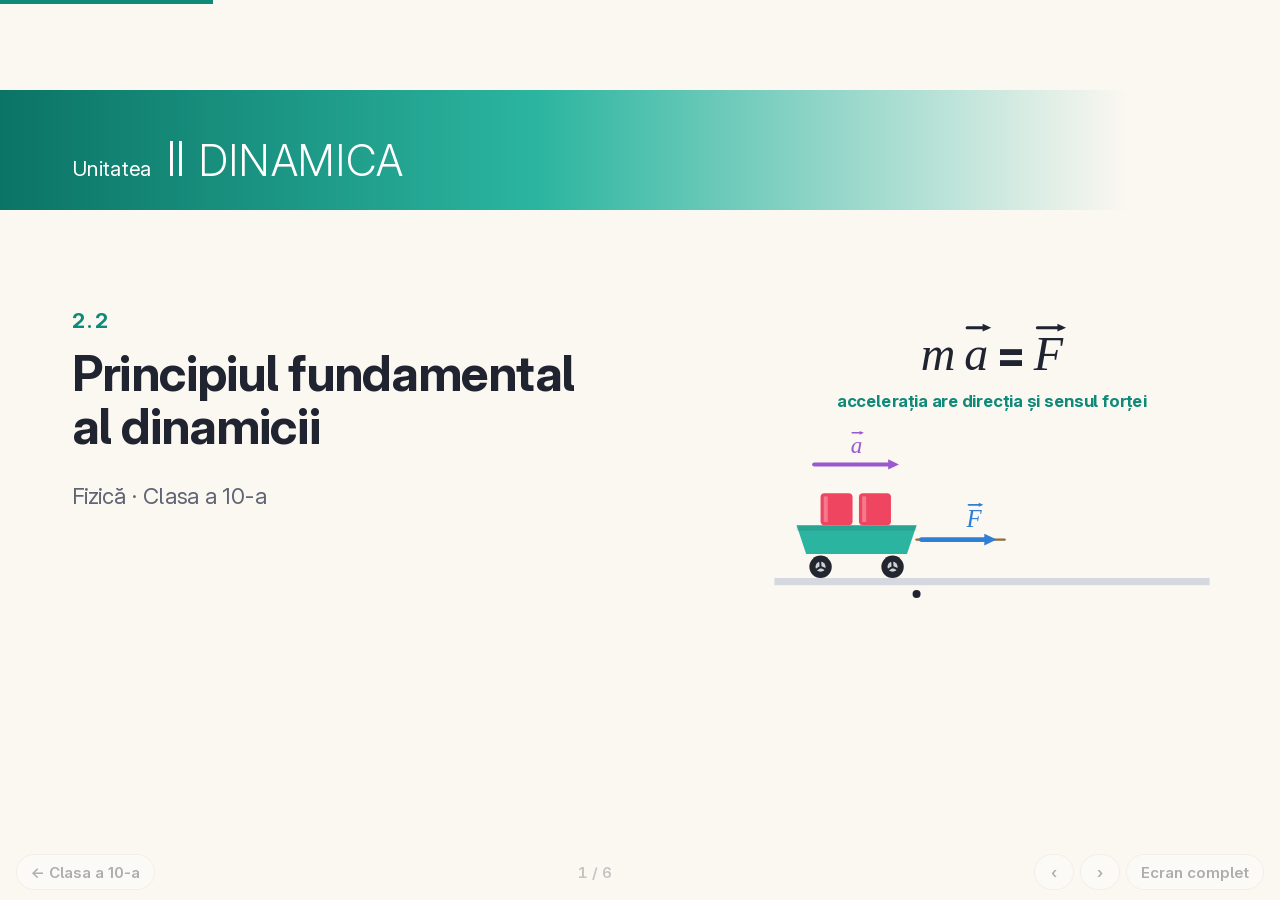
<file: prezentari/clasa-10/2-2-principiul-fundamental/index.html>
<!doctype html>
<html lang="ro">
<head>
  <meta charset="utf-8">
  <meta name="viewport" content="width=device-width, initial-scale=1">
  <title>2.2. Principiul fundamental al dinamicii — Fizică, clasa a 10-a</title>
  <link rel="icon" href="../../../assets/favicon.svg" type="image/svg+xml">
  <link rel="stylesheet" href="../../../assets/deck/deck.css">
</head>
<body class="turcoaz" data-inapoi="../../../clasa-10/index.html" data-inapoi-text="Clasa a 10-a">
<main class="stage">

  <!-- 1. Titlu -->
  <section class="slide titlu" aria-label="Titlu">
    <div class="banda">
      <span class="cap">Unitatea</span><span class="cap-nr">II</span><span class="cap-titlu">DINAMICA</span>
    </div>
    <div class="titlu-text">
      <p class="tema-nr">2.2</p>
      <h1 class="lung">Principiul fundamental<br>al dinamicii</h1>
      <p class="clasa">Fizică · Clasa a 10-a</p>
    </div>
    <canvas id="a-titlu" data-w="560" data-h="560" aria-hidden="true"></canvas>
  </section>

  <!-- 2. a) Masa: cărucioarele cu magneți (fig. 2.5) -->
  <section class="slide lectie compact-text">
    <p class="tema">2.2 · Principiul fundamental al dinamicii</p>
    <h2><span class="litera">a</span>Masa</h2>
    <div class="coloane">
      <div class="col-text">
        <div class="retine experiment">
          Două cărucioare se pot mișca rectiliniu pe o <b>suprafață ideală</b> (netedă: frecarea este neglijabilă).
          Pe fiecare este fixat un magnet și un accelerometru. Cu polii de același nume unul spre altul, cărucioarele
          se resping (fig. 2.5, <i>a</i>); cu polii de nume diferite, se atrag (fig. 2.5, <i>b</i>). Accelerațiile
          se măresc sau se micșorează simultan, iar rapoartele lor sunt de fiecare dată egale:
        </div>
        <div class="formula mica cu-nr">
          <span class="frac"><span><i>a</i><sub>2</sub></span><span><i>a</i><sub>1</sub></span></span> =
          <span class="frac"><span><i>a</i>′<sub>2</sub></span><span><i>a</i>′<sub>1</sub></span></span> =
          <span class="frac"><span><i>a</i>″<sub>2</sub></span><span><i>a</i>″<sub>1</sub></span></span> = … ,<span class="nr">(2.1)</span>
        </div>
        <p>
          adică raportul accelerațiilor a două corpuri ce interacționează ia o valoare constantă, independentă de
          caracterul interacțiunii lor. Despre corpul care a obținut o accelerație mai mică, adică se opune mai mult
          variației vitezei sale, se spune că este <b>mai inert</b>. Această proprietate a corpurilor se
          caracterizează printr-o mărime fizică scalară numită <b>masă</b>:
        </p>
        <div class="formula mica cu-nr">
          <span class="frac"><span><i>m</i><sub>1</sub></span><span><i>m</i><sub>2</sub></span></span> =
          <span class="frac"><span><i>a</i><sub>2</sub></span><span><i>a</i><sub>1</sub></span></span>.<span class="nr">(2.2)</span>
        </div>
        <div class="retine">
          <b>Raportul maselor a două corpuri este egal cu raportul invers al accelerațiilor obținute de aceste corpuri
          ca rezultat al interacțiunii dintre ele.</b>
        </div>
      </div>
      <div class="col-vis">
        <canvas id="a-magneti" data-w="680" data-h="620"></canvas>
      </div>
    </div>
  </section>

  <!-- 3. Determinarea masei, proprietățile ei; forța și forța de greutate -->
  <section class="slide lectie compact-text">
    <p class="tema">2.2 · Principiul fundamental al dinamicii</p>
    <h2>Determinarea masei. Forța</h2>
    <div class="coloane vis-lat">
      <div class="col-text">
        <p>
          Dacă determinăm accelerația <i class="m">a</i> a unui corp și accelerația <i class="m">a</i><sub>et</sub> a
          etalonului de masă, obținute în urma interacțiunii dintre ele, atunci conform relației (2.2)
          <span class="nw"><i class="m">m</i>/<i class="m">m</i><sub>et</sub> = <i class="m">a</i><sub>et</sub>/<i class="m">a</i></span>.
          Prin urmare, masa corpului
        </p>
        <div class="formula mica cu-nr">
          <i>m</i> = <span class="frac"><span><i>a</i><sub>et</sub></span><span><i>a</i></span></span> · <i>m</i><sub>et</sub>.<span class="nr">(2.3)</span>
        </div>
        <p>
          Etalonul de masă este un cilindru cu diametrul și înălțimea de 39&nbsp;mm, dintr-un aliaj de platină (90%)
          și iridiu (10%); masa lui este unitatea de masă – <b>kilogramul</b> (kg). Din 2019 kilogramul este definit
          prin constanta lui Planck. Masele corpurilor macroscopice se determină cel mai des prin <b>cântărire</b>,
          comparând acțiunile Pământului asupra lor.
        </p>
        <div class="retine stiti">
          <b>1. Aditivitatea.</b> Corpul format din corpurile de mase <i class="m">m</i><sub>1</sub>,
          <i class="m">m</i><sub>2</sub>, …, <i class="m">m</i><sub>n</sub> are masa
          <span class="nw"><i class="m">m</i> = <i class="m">m</i><sub>1</sub> + <i class="m">m</i><sub>2</sub> + … + <i class="m">m</i><sub>n</sub></span>&nbsp;(2.4)
          (lat. <i>additivus</i> „obținut prin adunare”).<br>
          <b>2.</b> În mecanică masa este o mărime <b>constantă</b>, independentă de sistemul de referință – la
          viteze mult mai mici decât viteza luminii în vid <span class="nw"><i class="m">c</i> = 300&nbsp;000&nbsp;km/s</span>.
        </div>
      </div>
      <div class="col-vis">
        <div class="retine definitie">
          Mărimea fizică ce caracterizează cantitativ acțiunea unui corp asupra altuia se numește <b>forță</b>
          (se notează, de obicei, cu <i class="m vec">F</i>). Forța este determinată de <b>punctul ei de aplicație</b>
          (de corpul asupra căruia ea acționează), <b>de modul, direcție și sens</b>, deci este o mărime vectorială.
          Dreapta pe care este situat vectorul forței se numește <b>dreaptă-suport</b>.
        </div>
        <p class="sub-canvas">Unitatea de forță în SI este <b>newtonul</b> (N).</p>
        <div class="retine definitie">
          Forța ce acționează asupra corpului aflat în vecinătatea Pământului din partea acestuia și-i imprimă
          accelerația gravitațională se numește <b>forță de greutate</b> (se notează cu <i class="m vec">G</i>).
        </div>
        <canvas id="a-cantar" data-w="600" data-h="240"></canvas>
      </div>
    </div>
  </section>

  <!-- 4. b) Forța: resortul (fig. 2.6), forța elastică, dinamometrul (fig. 2.7) -->
  <section class="slide lectie compact-text">
    <p class="tema">2.2 · Principiul fundamental al dinamicii</p>
    <h2><span class="litera">b</span>Forța</h2>
    <div class="coloane">
      <div class="col-text">
        <p>
          În urma interacțiunii dintre corpuri, acestea capătă accelerații. Dacă un corp se mișcă cu accelerație,
          aceasta este determinată de acțiunea unui alt corp (sau a altor corpuri) asupra lui.
        </p>
        <div class="retine experiment" data-titlu="Exemplu">
          Un resort are capătul superior fixat. Notăm cu <i class="m">l</i><sub>0</sub> lungimea lui în stare
          nedeformată (fig. 2.6, <i>a</i>). La suspendarea unui corp, lungimea resortului crește cu
          Δ<i class="m">l</i> (fig. 2.6, <i>b</i>). Corpul se află în repaus, deci acțiunea Pământului asupra lui este
          echilibrată de acțiunea resortului deformat.
        </div>
        <p>
          Asupra corpului acționează forța de greutate <i class="m vec">G</i>, iar din partea resortului deformat – o
          forță <i class="m vec">F</i> orientată vertical în sus, numită <b>forță elastică</b>:
          <span class="nw"><i class="m vec">F</i> + <i class="m vec">G</i> = 0</span>. Aceste două forțe au module
          egale, aceeași dreaptă-suport și sensuri opuse. Corpurile pot fi considerate puncte materiale, de aceea
          forțele se reprezintă cu un punct comun de aplicație.
        </p>
        <p>
          Resortul elastic este partea principală a <b>dinamometrului</b> (fig. 2.7) – dispozitiv pentru măsurarea
          forțelor; pe scara lui sunt indicate în newtoni valorile forțelor.
        </p>
        <div class="retine">
          Forța este o mărime fizică vectorială caracterizată de <b>punctul de aplicație</b>, de <b>modul</b>, de
          <b>direcție</b> și <b>sens</b>. Acționând asupra corpului, forța îi imprimă <b>accelerație</b> sau îl
          <b>deformează</b>. Forța este determinată de două corpuri: de corpul asupra căruia ea acționează și de corpul
          ce acționează cu această forță.
        </div>
      </div>
      <div class="col-vis">
        <canvas id="a-resort" data-w="560" data-h="640"></canvas>
      </div>
    </div>
  </section>

  <!-- 5. c) Principiul fundamental al dinamicii: căruciorul, firul și scripetele (fig. 2.8) -->
  <section class="slide lectie compact-text">
    <p class="tema">2.2 · Principiul fundamental al dinamicii</p>
    <h2><span class="litera">c</span>Principiul fundamental al dinamicii</h2>
    <div class="coloane">
      <div class="col-text">
        <div class="retine experiment">
          Un cărucior se mișcă pe o masă orizontală netedă; firul ideal trece peste un <b>scripete ideal</b>. Pe
          cărucior se află câteva corpuri identice. Suspendăm un corp de capătul firului (fig. 2.8, <i>a</i>): sub
          acțiunea forței de greutate <i class="m">G</i> căruciorul capătă accelerația <i class="m vec">a</i><sub>1</sub>.
          Mutăm încă un corp de pe cărucior la capătul firului (fig. 2.8, <i>b</i>): masa sistemului rămâne aceeași,
          forța devine 2<i class="m">G</i>, iar <span class="nw"><i class="m">a</i><sub>2</sub> = 2<i class="m">a</i><sub>1</sub></span>.
        </div>
        <p>
          Accelerația unui corp de masă constantă este direct proporțională cu forța:
          <span class="nw"><b><i class="m">a</i> ~ <i class="m">F</i></b> (pentru <i class="m">m</i> = const.)</span>.
          Dacă alăturăm un cărucior identic, masa sistemului se dublează și accelerația devine de două ori mai mică:
          <span class="nw"><b><i class="m">a</i> ~ 1/<i class="m">m</i></b> (pentru <i class="m">F</i> = const.)</span>.
          Prin urmare,
          <span class="nw"><i class="m">a</i> ~ <i class="m">F</i>/<i class="m">m</i></span> sau
          <span class="nw"><i class="m">ma</i> ~ <i class="m">F</i></span>. În SI coeficientul de proporționalitate
          este egal cu unitatea:
        </p>
        <div class="formula mica cu-nr"><i>ma</i> = <i>F</i>.<span class="nr">(2.5)</span></div>
        <p>Forța și accelerația sunt mărimi vectoriale, au aceeași direcție și sens:</p>
        <div class="formula mica cu-nr"><i>m</i><i class="vec">a</i> = <i class="vec">F</i>.<span class="nr">(2.6)</span></div>
        <div class="retine">
          <b>Produsul dintre masa corpului și accelerația lui este egal cu forța care imprimă corpului această
          accelerație.</b>
        </div>
      </div>
      <div class="col-vis">
        <canvas id="a-scripete" data-w="700" data-h="640"></canvas>
      </div>
    </div>
  </section>

  <!-- 6. Principiul al doilea al dinamicii; newtonul; rezultanta forțelor -->
  <section class="slide lectie compact-text">
    <p class="tema">2.2 · Principiul fundamental al dinamicii</p>
    <h2>Principiul al doilea al dinamicii</h2>
    <div class="coloane">
      <div class="col-text">
        <p>
          Relația (2.6) exprimă principiul fundamental al dinamicii, numit și <b>principiul al doilea al
          dinamicii</b>. Cunoscând mișcarea corpului, putem determina forța și invers. Pentru
          <i class="m">m</i> = 1&nbsp;kg și <i class="m">a</i> = 1&nbsp;m/s² obținem unitatea de forță:
        </p>
        <div class="formula mica">
          [<i>F</i>] = [<i>m</i>]·[<i>a</i>] = <span class="frac"><span>kg · m</span><span>s<sup>2</sup></span></span> = N.
        </div>
        <div class="retine definitie">
          <b>Newtonul</b> este forța care imprimă corpului cu masa de 1&nbsp;kg o accelerație egală cu 1&nbsp;m/s².
        </div>
        <p>
          Principiul fundamental este aplicabil numai în <b>sisteme inerțiale</b> de referință. Pentru
          <span class="nw"><i class="m vec">F</i> = 0</span> obținem <span class="nw"><i class="m vec">a</i> = 0</span>,
          adică <span class="nw"><i class="m vec">v</i> = const.</span>: primul și al doilea principiu nu se contrazic.
        </p>
        <p>
          Dacă asupra corpului acționează mai multe forțe, accelerația este determinată de <b>rezultanta</b> lor
          <span class="nw"><i class="m vec">F</i> = <i class="m vec">F</i><sub>1</sub> + <i class="m vec">F</i><sub>2</sub> + … + <i class="m vec">F</i><sub>n</sub></span>:
        </p>
        <div class="formula mica cu-nr">
          <i>m</i><i class="vec">a</i> = <i class="vec">F</i><sub>1</sub> + <i class="vec">F</i><sub>2</sub> + … + <i class="vec">F</i><sub>n</sub>.<span class="nr">(2.7)</span>
        </div>
        <div class="retine">
          <b>Produsul dintre masa și accelerația corpului este egal cu rezultanta tuturor forțelor care acționează
          asupra lui și-i imprimă această accelerație.</b>
        </div>
      </div>
      <div class="col-vis">
        <canvas id="a-rezultanta" data-w="600" data-h="620"></canvas>
      </div>
    </div>
  </section>

</main>
<script src="../../../assets/deck/deck.js"></script>
<script src="animatii.js"></script>
</body>
</html>
</file>
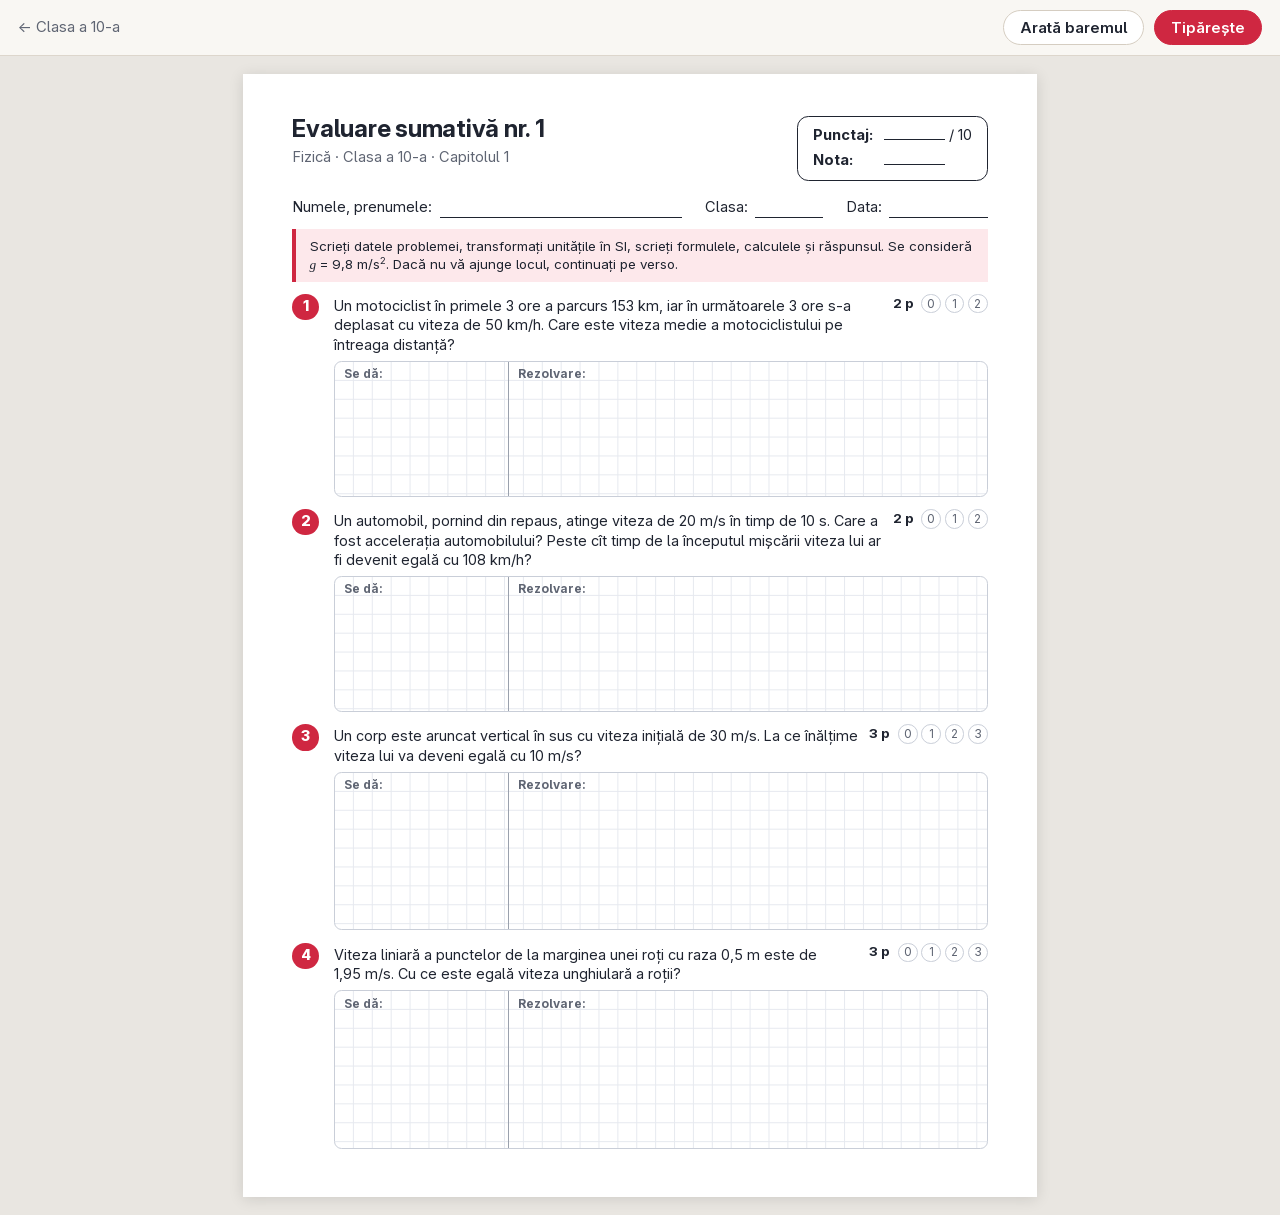
<file: prezentari/clasa-10/evaluare-sumativa-1/index.html>
<!doctype html>
<html lang="ro">
<head>
  <meta charset="utf-8">
  <meta name="viewport" content="width=device-width, initial-scale=1">
  <title>Evaluare sumativă nr. 1 — Fizică, clasa a 10-a</title>
  <link rel="icon" href="../../../assets/favicon.svg" type="image/svg+xml">
  <link rel="stylesheet" href="../../../assets/test/test.css">
</head>
<body>

<div class="bara-test">
  <a href="../../../clasa-10/index.html">← Clasa a 10-a</a>
  <button type="button" id="buton-barem">Arată baremul</button>
  <button type="button" class="principal" onclick="window.print()">Tipărește</button>
</div>

<!-- ===================== foaia elevului ===================== -->
<article class="coala">
  <header class="antet">
    <div>
      <h1>Evaluare sumativă nr. 1</h1>
      <p class="sub">Fizică · Clasa a 10-a · Capitolul 1</p>
    </div>
    <div class="scor-total">
      <span>Punctaj:</span><span><span class="loc"></span> / 10</span>
      <span>Nota:</span><span><span class="loc"></span></span>
    </div>
  </header>

  <div class="campuri">
    <span class="nume">Numele, prenumele: <span class="linie"></span></span>
    <span>Clasa: <span class="linie" style="width: 16mm"></span></span>
    <span>Data: <span class="linie" style="width: 26mm"></span></span>
  </div>

  <p class="indicatii">
    Scrieți datele problemei, transformați unitățile în SI, scrieți formulele, calculele și răspunsul.
    Se consideră <i class="m">g</i> = 9,8&nbsp;m/s<sup>2</sup>. Dacă nu vă ajunge locul, continuați pe verso.
  </p>

  <section class="item">
    <div class="item-cap">
      <span class="nr">1</span>
      <p class="enunt">
        Un motociclist în primele 3&nbsp;ore a parcurs 153&nbsp;km, iar în următoarele 3&nbsp;ore s-a deplasat cu viteza de 50&nbsp;km/h.
        Care este viteza medie a motociclistului pe întreaga distanță?
      </p>
      <span class="scor"><b>2 p</b><i>0</i><i>1</i><i>2</i></span>
    </div>
    <div class="rezolvare h2p"><div class="se-da">Se dă:</div><div>Rezolvare:</div></div>
  </section>

  <section class="item">
    <div class="item-cap">
      <span class="nr">2</span>
      <p class="enunt">
        Un automobil, pornind din repaus, atinge viteza de 20&nbsp;m/s în timp de 10&nbsp;s. Care a fost accelerația
        automobilului? Peste cît timp de la începutul mișcării viteza lui ar fi devenit egală cu 108&nbsp;km/h?
      </p>
      <span class="scor"><b>2 p</b><i>0</i><i>1</i><i>2</i></span>
    </div>
    <div class="rezolvare h2p"><div class="se-da">Se dă:</div><div>Rezolvare:</div></div>
  </section>

  <section class="item">
    <div class="item-cap">
      <span class="nr">3</span>
      <p class="enunt">
        Un corp este aruncat vertical în sus cu viteza inițială de 30&nbsp;m/s. La ce înălțime viteza lui va deveni
        egală cu 10&nbsp;m/s?
      </p>
      <span class="scor"><b>3 p</b><i>0</i><i>1</i><i>2</i><i>3</i></span>
    </div>
    <div class="rezolvare h3p"><div class="se-da">Se dă:</div><div>Rezolvare:</div></div>
  </section>

  <section class="item">
    <div class="item-cap">
      <span class="nr">4</span>
      <p class="enunt">
        Viteza liniară a punctelor de la marginea unei roți cu raza 0,5&nbsp;m este de 1,95&nbsp;m/s. Cu ce este egală
        viteza unghiulară a roții?
      </p>
      <span class="scor"><b>3 p</b><i>0</i><i>1</i><i>2</i><i>3</i></span>
    </div>
    <div class="rezolvare h3p"><div class="se-da">Se dă:</div><div>Rezolvare:</div></div>
  </section>

</article>

<!-- ===================== baremul (pentru profesor) ===================== -->
<article class="coala barem">
  <h1>Barem de corectare</h1>
  <p class="sub">Evaluare sumativă nr. 1 · Fizică · Clasa a 10-a · Capitolul 1 · total 10 puncte</p>
  <table>
    <thead>
      <tr><th>Nr.</th><th>Etapele rezolvării</th><th>Puncte</th></tr>
    </thead>
    <tbody>
      <tr>
        <td class="nr-b" rowspan="3">1</td>
        <td>Distanța parcursă în următoarele 3 ore:
          <span class="formula"><i>s</i><sub>2</sub> = <i>v</i><sub>2</sub><i>t</i><sub>2</sub> = 50 km/h · 3 h = 150 km</span></td>
        <td class="p">1 p</td>
      </tr>
      <tr>
        <td>Viteza medie pe întreaga distanță:
          <span class="formula"><i>v</i><sub>med</sub> =
          <span class="frac"><span><i>s</i><sub>1</sub> + <i>s</i><sub>2</sub></span><span><i>t</i><sub>1</sub> + <i>t</i><sub>2</sub></span></span>
          = <span class="frac"><span>153 km + 150 km</span><span>3 h + 3 h</span></span></span></td>
        <td class="p">1 p</td>
      </tr>
      <tr class="rasp"><td>Răspuns: <i class="m">v</i><sub>med</sub> = 50,5 km/h (≈ 14 m/s)</td><td class="p"></td></tr>

      <tr>
        <td class="nr-b" rowspan="3">2</td>
        <td>Accelerația:
          <span class="formula"><i>a</i> = <span class="frac"><span><i>v</i> − <i>v</i><sub>0</sub></span><span><i>t</i></span></span>
          = <span class="frac"><span>20 m/s − 0</span><span>10 s</span></span> = 2 m/s<sup>2</sup></span></td>
        <td class="p">1 p</td>
      </tr>
      <tr>
        <td>Transformarea 108 km/h = 30 m/s și timpul:
          <span class="formula"><i>t</i>′ = <span class="frac"><span><i>v</i>′</span><span><i>a</i></span></span>
          = <span class="frac"><span>30 m/s</span><span>2 m/s<sup>2</sup></span></span></span></td>
        <td class="p">1 p</td>
      </tr>
      <tr class="rasp"><td>Răspuns: <i class="m">a</i> = 2 m/s<sup>2</sup>; <i class="m">t</i>′ = 15 s</td><td class="p"></td></tr>

      <tr>
        <td class="nr-b" rowspan="4">3</td>
        <td>Legile mișcării pe verticală:
          <span class="formula"><i>v<sub>y</sub></i> = <i>v</i><sub>0</sub> − <i>gt</i>;
          <i>y</i> = <i>v</i><sub>0</sub><i>t</i> − <span class="frac"><span><i>gt</i><sup>2</sup></span><span>2</span></span></span></td>
        <td class="p">1 p</td>
      </tr>
      <tr>
        <td>Timpul până la viteza 10 m/s și înălțimea:
          <span class="formula"><i>t</i> = <span class="frac"><span><i>v</i><sub>0</sub> − <i>v</i></span><span><i>g</i></span></span></span>,
          <span class="formula"><i>h</i> = <i>v</i><sub>0</sub><i>t</i> − <span class="frac"><span><i>gt</i><sup>2</sup></span><span>2</span></span>
          = <span class="frac"><span><i>v</i><sub>0</sub><sup>2</sup> − <i>v</i><sup>2</sup></span><span>2<i>g</i></span></span></span></td>
        <td class="p">1 p</td>
      </tr>
      <tr>
        <td>Calculul:
          <span class="formula"><i>t</i> = <span class="frac"><span>30 − 10</span><span>9,8</span></span> s ≈ 2,04 s;
          <i>h</i> = <span class="frac"><span>30<sup>2</sup> − 10<sup>2</sup></span><span>2 · 9,8</span></span> m ≈ 40,8 m</span></td>
        <td class="p">1 p</td>
      </tr>
      <tr class="rasp"><td>Răspuns: <i class="m">h</i> ≈ 40,8 m (dacă elevul ia <i class="m">g</i> = 10 m/s<sup>2</sup>: <i class="m">h</i> = 40 m — se acceptă)</td><td class="p"></td></tr>

      <tr>
        <td class="nr-b" rowspan="4">4</td>
        <td>Datele problemei: <i class="m">r</i> = 0,5 m, <i class="m">v</i> = 1,95 m/s; se cere <i class="m">ω</i></td>
        <td class="p">1 p</td>
      </tr>
      <tr>
        <td>Relația dintre viteza liniară și cea unghiulară:
          <span class="formula"><i>v</i> = <i>ωr</i> ⇒ <i>ω</i> = <span class="frac"><span><i>v</i></span><span><i>r</i></span></span></span></td>
        <td class="p">1 p</td>
      </tr>
      <tr>
        <td>Calculul:
          <span class="formula"><i>ω</i> = <span class="frac"><span>1,95 m/s</span><span>0,5 m</span></span> = 3,9 rad/s</span></td>
        <td class="p">1 p</td>
      </tr>
      <tr class="rasp"><td>Răspuns: <i class="m">ω</i> = 3,9 rad/s</td><td class="p"></td></tr>
    </tbody>
    <tfoot>
      <tr><th></th><th>Total</th><th style="text-align: center">10 p</th></tr>
    </tfoot>
  </table>
  <p class="nota">
    O altă cale corectă de rezolvare se punctează integral. Pentru un rezultat corect fără unități de măsură
    sau cu o greșeală de calcul se acordă cel mult punctele pentru formule.
  </p>
</article>

<script>
  (function () {
    var b = document.getElementById("buton-barem");
    function arata(da) {
      document.body.classList.toggle("cu-barem", da);
      b.textContent = da ? "Ascunde baremul" : "Arată baremul";
    }
    b.addEventListener("click", function () { arata(!document.body.classList.contains("cu-barem")); });
    if (location.hash === "#barem") arata(true); // adresa …/index.html#barem deschide foaia cu baremul
  })();
</script>
</body>
</html>
</file>
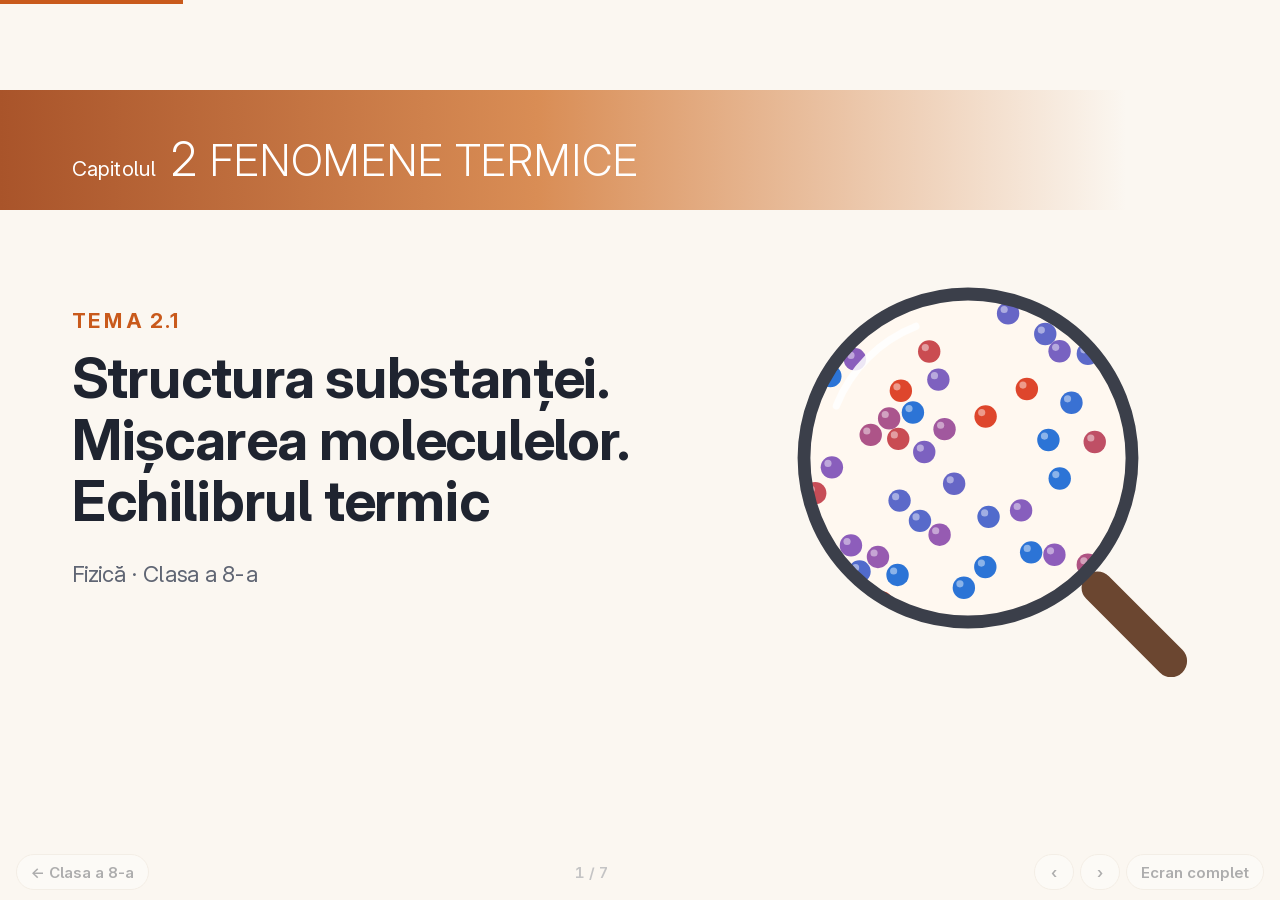
<file: prezentari/clasa-8/2-1-structura-substantei/index.html>
<!doctype html>
<html lang="ro">
<head>
  <meta charset="utf-8">
  <meta name="viewport" content="width=device-width, initial-scale=1">
  <title>2.1. Structura substanței. Mișcarea moleculelor. Echilibrul termic — Fizică, clasa a 8-a</title>
  <link rel="icon" href="../../../assets/favicon.svg" type="image/svg+xml">
  <link rel="stylesheet" href="../../../assets/deck/deck.css">
</head>
<body data-inapoi="../../../clasa-8/index.html" data-inapoi-text="Clasa a 8-a">
<main class="stage">

  <!-- 1. Titlu -->
  <section class="slide titlu" aria-label="Titlu">
    <div class="banda">
      <span class="cap">Capitolul</span><span class="cap-nr">2</span><span class="cap-titlu">FENOMENE TERMICE</span>
    </div>
    <div class="titlu-text">
      <p class="tema-nr">Tema 2.1</p>
      <h1>Structura substanței.<br>Mișcarea moleculelor.<br>Echilibrul termic</h1>
      <p class="clasa">Fizică · Clasa a 8-a</p>
    </div>
    <canvas id="a-titlu" data-w="560" data-h="560" aria-hidden="true"></canvas>
  </section>

  <!-- 2. Starea termică și temperatura -->
  <section class="slide">
    <p class="tema">2.1 · Fenomene termice</p>
    <h2>Starea termică. Temperatura</h2>
    <div class="retine">
      Starea termică a unui corp fizic exprimă <b>starea lui internă</b> și este determinată
      de mărimea fizică numită <b>temperatură</b>.
    </div>
    <p class="idee">
      Temperatura este legată de <b>mișcarea particulelor</b> din care este alcătuit corpul:
      cu cât particulele se mișcă <b>mai repede</b>, cu atât temperatura corpului este <b>mai mare</b>.
    </p>
    <div class="doua">
      <figure class="panou cald">
        <canvas id="a-cald" data-w="660" data-h="270"></canvas>
        <figcaption><b>Temperatură mai mare</b> — particulele se mișcă repede</figcaption>
      </figure>
      <figure class="panou rece">
        <canvas id="a-rece" data-w="660" data-h="270"></canvas>
        <figcaption><b>Temperatură mai mică</b> — particulele se mișcă încet</figcaption>
      </figure>
    </div>
  </section>

  <!-- 3. Echilibrul termic și procesul termic -->
  <section class="slide">
    <p class="tema">2.1 · Fenomene termice</p>
    <h2>Echilibrul termic și procesul termic</h2>
    <div class="retine">
      Mărimea fizică ce caracterizează starea de încălzire a unui corp sau a unui sistem de corpuri
      fizice aflate în <b>echilibru termic</b> este numită <b>temperatură</b>. Trecerea unui corp fizic
      dintr-o stare de echilibru termic în alta se numește <b>proces termic</b>.
    </div>
    <div class="doua">
      <figure class="panou">
        <canvas id="a-proces" data-w="660" data-h="300"></canvas>
        <figcaption><b class="term">Proces termic</b> — temperatura se schimbă: particulele se mișcă când mai repede, când mai încet</figcaption>
      </figure>
      <figure class="panou">
        <canvas id="a-echilibru" data-w="660" data-h="300"></canvas>
        <figcaption><b class="term">Echilibru termic</b> — temperatura rămâne aceeași: particulele se mișcă la fel</figcaption>
      </figure>
    </div>
  </section>

  <!-- 4. Scări termometrice, kelvinul -->
  <section class="slide compact">
    <p class="tema">2.1 · Fenomene termice</p>
    <h2>Măsurarea temperaturii. Scări termometrice</h2>
    <div class="coloane">
      <div class="col-text">
        <div>
          <p>Există mai multe <b>scări de temperatură</b>:</p>
          <p class="chips"><span class="chip">Celsius (°C)</span><span class="chip">Kelvin (K)</span><span class="chip">Fahrenheit (°F)</span><span class="chip">Réaumur (°R)</span></p>
        </div>
        <ul class="puncte">
          <li><b>Celsius</b> — cea mai folosită în viața de zi cu zi: 0 °C — topirea gheții, 100 °C — fierberea apei.</li>
          <li><b>Kelvin</b> — scara absolută: 0 K este <b>zero absolut</b>, când mișcarea termică a moleculelor încetează. 1 K = 1 °C.</li>
        </ul>
        <div class="retine">
          În <b>SI</b> temperatura absolută <i class="m">T</i> se măsoară în <b>kelvini</b>: <span class="si">[<i>T</i>]<sub>SI</sub> = K</span>.
          Temperatura în grade Celsius se notează cu <i class="m">t</i>.
        </div>
        <div class="formula">
          <i>T</i>(K) = <i>t</i>(°C) + 273,15
          <span class="nota"><i>t</i>(°C) = <i>T</i>(K) − 273,15 · exemplu: 20 °C = 293,15 K</span>
        </div>
      </div>
      <div class="col-vis">
        <canvas id="a-scari" data-w="640" data-h="540"></canvas>
        <div class="control">
          <label for="t-slider">Temperatura:</label>
          <input type="range" id="t-slider" min="-273.15" max="100" step="0.01" value="20">
          <button type="button" class="buton-mic" id="t-auto"></button>
        </div>
      </div>
    </div>
  </section>

  <!-- 5. Încălzirea și răcirea -->
  <section class="slide">
    <p class="tema">2.1 · Fenomene termice</p>
    <h2>Încălzirea și răcirea</h2>
    <div class="doua">
      <figure class="panou cald">
        <canvas id="a-incalzire" data-w="660" data-h="360"></canvas>
        <figcaption>
          <p class="nume">Încălzirea</p>
          <p>Corpul primește căldură (de la flacăra spirtierei), iar particulele lui se mișcă tot mai repede.</p>
          <p class="concl"><span>Concluzie:</span> În procesul <b>de încălzire</b> temperatura corpului se mărește.</p>
        </figcaption>
      </figure>
      <figure class="panou rece">
        <canvas id="a-racire" data-w="660" data-h="360"></canvas>
        <figcaption>
          <p class="nume">Răcirea</p>
          <p>Corpul cedează căldură mediului înconjurător, iar particulele lui se mișcă tot mai încet.</p>
          <p class="concl"><span>Concluzie:</span> În procesul <b>de răcire</b> temperatura corpului scade.</p>
        </figcaption>
      </figure>
    </div>
  </section>

  <!-- 6. Energia internă -->
  <section class="slide">
    <p class="tema">2.1 · Fenomene termice</p>
    <h2>Energia internă</h2>
    <div class="coloane">
      <div class="col-text">
        <p>
          Starea termică a corpului fizic este caracterizată de temperatura acestuia, care este
          <b>măsura energiei cinetice medii</b> a moleculelor din care-i constituit.
        </p>
        <div class="retine">
          Energia de mișcare și de interacțiune a particulelor din care constă corpul fizic
          se numește <b>energia internă a corpului</b>.
        </div>
        <div class="concluzie">
          <span class="eticheta">Concluzie:</span>
          <ul>
            <li>Energia internă a unui corp, ca și temperatura, este o mărime fizică ce caracterizează starea termică a corpului.</li>
            <li>Variația energiei interne a unui corp depinde numai de energia lui în starea inițială (<i class="m">U</i><sub>1</sub>) și cea finală (<i class="m">U</i><sub>2</sub>).</li>
          </ul>
        </div>
      </div>
      <div class="col-vis">
        <canvas id="a-energie" data-w="600" data-h="400"></canvas>
        <div class="legenda">
          <span><svg width="44" height="16" aria-hidden="true"><line x1="2" y1="8" x2="32" y2="8" stroke="#1f2430" stroke-width="3" stroke-linecap="round"/><path d="M42 8 L30 2 L30 14 Z" fill="#1f2430"/></svg>energie de mișcare</span>
          <span><svg width="44" height="16" aria-hidden="true"><line x1="2" y1="8" x2="42" y2="8" stroke="#2a74d6" stroke-width="3" stroke-dasharray="6 6"/></svg>energie de interacțiune</span>
        </div>
        <div class="notatie" style="font-size:28px">
          Energia internă se notează cu litera <i class="m">U</i>. &nbsp; <span class="si">[<i>U</i>]<sub>SI</sub> = J</span>
        </div>
      </div>
    </div>
  </section>

  <!-- 7. Transferul de căldură. Cantitatea de căldură -->
  <section class="slide">
    <p class="tema">2.1 · Fenomene termice</p>
    <h2>Transferul de căldură. Cantitatea de căldură</h2>
    <div class="coloane">
      <div class="col-text">
        <div class="retine">
          Procesul variației energiei interne a unui corp cauzat de primirea sau cedarea căldurii se numește
          <b>transfer de căldură</b> sau <b>transmitere de căldură</b>. Mărimea fizică ce caracterizează
          variația energiei interne a corpului în procesul transferului de căldură se numește
          <b>cantitate de căldură</b>.
        </div>
        <p class="notatie">
          Cantitatea de căldură se notează cu litera <i class="m">Q</i>. Unitatea de măsură în SI este
          <b>joule</b> (J): &nbsp;<span class="si">[<i>Q</i>]<sub>SI</sub> = J</span>
        </p>
        <p>Energia internă a unui corp crește datorită cantității de căldură primite de la alt corp:</p>
        <div class="formula"><i>U</i><sub>2</sub> − <i>U</i><sub>1</sub> = <i>Q</i></div>
      </div>
      <div class="col-vis">
        <canvas id="a-transfer" data-w="640" data-h="470"></canvas>
      </div>
    </div>
  </section>

</main>
<script src="../../../assets/deck/deck.js"></script>
<script src="animatii.js"></script>
</body>
</html>
</file>
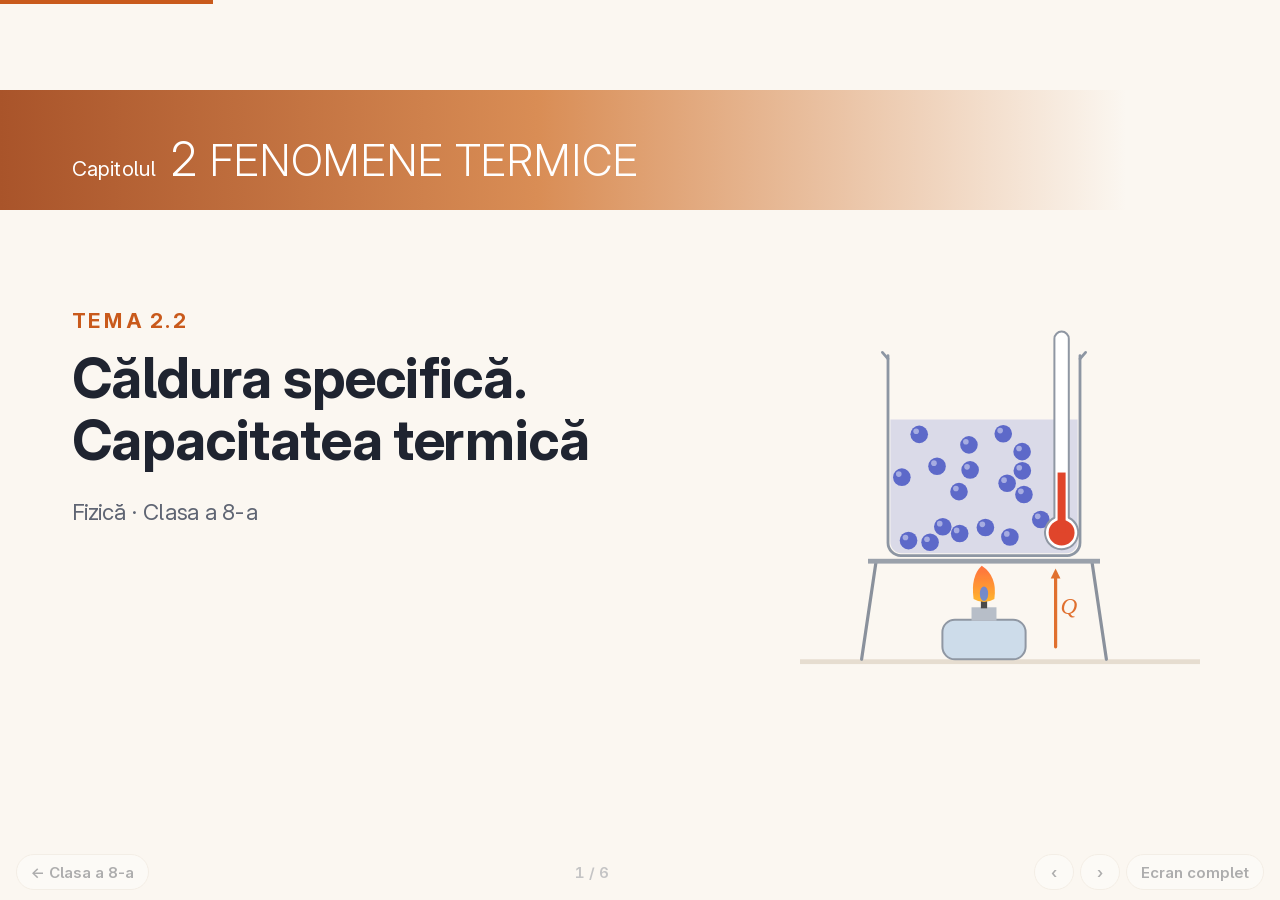
<file: prezentari/clasa-8/2-2-caldura-specifica/index.html>
<!doctype html>
<html lang="ro">
<head>
  <meta charset="utf-8">
  <meta name="viewport" content="width=device-width, initial-scale=1">
  <title>2.2. Căldura specifică. Capacitatea termică — Fizică, clasa a 8-a</title>
  <link rel="icon" href="../../../assets/favicon.svg" type="image/svg+xml">
  <link rel="stylesheet" href="../../../assets/deck/deck.css">
</head>
<body data-inapoi="../../../clasa-8/index.html" data-inapoi-text="Clasa a 8-a">
<main class="stage">

  <!-- 1. Titlu -->
  <section class="slide titlu" aria-label="Titlu">
    <div class="banda">
      <span class="cap">Capitolul</span><span class="cap-nr">2</span><span class="cap-titlu">FENOMENE TERMICE</span>
    </div>
    <div class="titlu-text">
      <p class="tema-nr">Tema 2.2</p>
      <h1>Căldura specifică.<br>Capacitatea termică</h1>
      <p class="clasa">Fizică · Clasa a 8-a</p>
    </div>
    <canvas id="a-titlu" data-w="560" data-h="560" aria-hidden="true"></canvas>
  </section>

  <!-- 2. Experimentul nr. 1: Δt ∼ Q -->
  <section class="slide lab">
    <p class="tema">2.2 · Căldura specifică. Capacitatea termică</p>
    <h2>I. Experimentul nr. 1</h2>
    <div class="coloane">
      <div class="col-text">
        <ul class="pasi">
          <li>Încălziți un vas cu apă la flacăra unei spirtiere, timp de câteva minute, astfel încât temperatura ei să crească cu 4 ÷ 5 °C.</li>
        </ul>
        <div class="concluzie">
          <span class="eticheta">Concluzie:</span>
          Apei din vas i s-a transmis o cantitate de căldură mică, de aceea variația temperaturii sale este mică.
        </div>
        <ul class="pasi">
          <li>Continuați încălzirea vasului cu apă astfel ca temperatura ei să crească până la 40 ÷ 50 °C.</li>
          <li>Comparați cantitățile de căldură transmise apei în cele două cazuri.</li>
        </ul>
        <div class="retine">
          Variația temperaturii unui corp cu <span class="d">Δ</span><i class="m">t</i> depinde de cantitatea de căldură
          <i class="m">Q</i> primită sau cedată de el. Între aceste mărimi fizice există o
          <b>proporționalitate directă</b>, adică:
          <span class="relatie"><span class="d">Δ</span><i>t</i> ∼ <i>Q</i></span>.
        </div>
      </div>
      <div class="col-vis">
        <canvas id="a-exp1" data-w="800" data-h="620"></canvas>
      </div>
    </div>
  </section>

  <!-- 3. Experimentul nr. 2: Δt ∼ 1/m -->
  <section class="slide lab">
    <p class="tema">2.2 · Căldura specifică. Capacitatea termică</p>
    <h2>II. Experimentul nr. 2</h2>
    <div class="coloane">
      <div class="col-text">
        <ul class="pasi">
          <li>Turnați în două vase identice <i>A</i> și <i>B</i> apă cu volumul, respectiv, de 100 cm³ și 200 cm³.</li>
          <li>Măsurați temperatura inițială a apei din ambele vase.</li>
          <li>Încălziți vasele cu apă la două spirtiere identice timp de 5 min.</li>
          <li>Construiți un tabel și notați temperaturile apei din cele două vase la fiecare minut.</li>
          <li>Reprezentați grafic creșterea cu timpul a temperaturii apei din fiecare vas.</li>
          <li>Formulați concluziile.</li>
        </ul>
        <div class="retine">
          Variația temperaturii <span class="d">Δ</span><i class="m">t</i> a unui corp depinde de masa corpului.
          Între aceste mărimi fizice există o <b>proporționalitate inversă</b>, adică
          <span class="relatie"><span class="d">Δ</span><i>t</i> ∼ <span class="frac"><span>1</span><span><i>m</i></span></span></span>.
        </div>
      </div>
      <div class="col-vis">
        <canvas id="a-exp2" data-w="800" data-h="640"></canvas>
      </div>
    </div>
  </section>

  <!-- 4. Experimentul nr. 3: natura substanței; căldura specifică -->
  <section class="slide lab">
    <p class="tema">2.2 · Căldura specifică. Capacitatea termică</p>
    <h2>III. Experimentul nr. 3</h2>
    <div class="coloane">
      <div class="col-text">
        <ul class="pasi">
          <li>În două vase identice <i>A</i> și <i>B</i> turnați în cantități egale (<i class="m">m</i><sub>1</sub> = <i class="m">m</i><sub>2</sub>) apă și ulei vegetal.</li>
          <li>Încălziți vasele cu două spirtiere identice timp de 5 min., notând temperatura inițială a uleiului și a apei.</li>
          <li>Construiți un tabel (asemănător celui precedent) și notați temperaturile uleiului și ale apei la fiecare minut.</li>
          <li>Reprezentați grafic creșterea temperaturii apei și a uleiului din vase în condiții egale.</li>
          <li>Formulați concluzia corespunzătoare.</li>
        </ul>
        <div class="retine">
          Variația temperaturii <span class="d">Δ</span><i class="m">t</i> a unui corp depinde de <b>natura substanței</b>.
        </div>
        <div class="retine definitie">
          Mărimea fizică egală cu cantitatea de căldură primită sau cedată pentru variația temperaturii
          unei unități de masă a corpului cu un grad se numește <b>căldură specifică</b>.
        </div>
      </div>
      <div class="col-vis">
        <canvas id="a-exp3" data-w="800" data-h="640"></canvas>
      </div>
    </div>
  </section>

  <!-- 5. Concluzii și formula Q = c·m·Δt -->
  <section class="slide compact">
    <p class="tema">2.2 · Căldura specifică. Capacitatea termică</p>
    <h2>Concluzii. Cantitatea de căldură</h2>
    <div class="concluzie">
      <span class="eticheta">Concluzii:</span> Variația temperaturii corpului depinde de următoarele mărimi fizice:
      <ul>
        <li>cantitatea de căldură schimbată de corp, <i class="m">Q</i>;</li>
        <li>masa corpului, <i class="m">m</i>;</li>
        <li>căldura specifică a substanței, <i class="m">c</i>.</li>
      </ul>
    </div>
    <div class="coloane sus">
      <div class="col-text">
        <p>
          Analizând relațiile dintre aceste mărimi, se poate scrie expresia matematică a cantității de căldură
          <i class="m">Q</i> primită sau cedată de corp pentru modificarea temperaturii acestuia în intervalul
          <span class="d">Δ</span><i class="m">t</i>:
        </p>
        <div class="formula"><i>Q</i> = <i>c</i> · <i>m</i> · <span class="d">Δ</span><i>t</i><span class="nr">(1)</span></div>
        <div class="formula">
          <i>c</i> = <span class="frac"><span><i>Q</i></span><span><i>m</i> · <span class="d">Δ</span><i>t</i></span></span>;
          &nbsp; <span class="si">[<i>c</i>]<sub>SI</sub> = <span class="frac"><span>J</span><span>kg · °C</span></span></span>
        </div>
      </div>
      <div class="col-vis">
        <canvas id="a-specifica" data-w="600" data-h="420"></canvas>
      </div>
    </div>
  </section>

  <!-- 6. Capacitatea termică -->
  <section class="slide compact">
    <p class="tema">2.2 · Căldura specifică. Capacitatea termică</p>
    <h2>Capacitatea termică</h2>
    <div class="retine definitie">
      Mărimea fizică egală cu căldura necesară pentru a modifica temperatura unui corp cu 1 °C se numește
      <b>capacitate termică</b>.
    </div>
    <div class="coloane sus">
      <div class="col-text">
        <p>
          Capacitatea termică se mai numește <b>capacitate calorică</b> și se notează cu simbolul <i class="m">C</i>.
          Ea se determină din relația:
        </p>
        <div class="formula">
          <i>C</i> = <span class="frac"><span><i>Q</i></span><span><span class="d">Δ</span><i>t</i></span></span><span class="nr">(3)</span>
        </div>
        <p>
          Folosind expresia (1) pentru cantitatea de căldură <i class="m">Q</i>, stabilim legătura dintre
          capacitatea termică <i class="m">C</i> și căldura specifică <i class="m">c</i>:
        </p>
        <div class="formula">
          <i>C</i> = <span class="frac"><span><i>Q</i></span><span><span class="d">Δ</span><i>t</i></span></span>
          = <span class="frac"><span><i>c</i> · <i>m</i> · <span class="d">Δ</span><i>t</i></span><span><span class="d">Δ</span><i>t</i></span></span>
          = <i>c</i> · <i>m</i>; &nbsp;&nbsp; <b><i>C</i> = <i>c</i> · <i>m</i></b><span class="nr">(4)</span>
        </div>
      </div>
      <div class="col-vis">
        <canvas id="a-capacitate" data-w="600" data-h="400"></canvas>
      </div>
    </div>
    <div class="notatie unitate">
      Unitatea de măsură pentru capacitatea termică este:
      <span class="si">[<i>C</i>] = <span class="frac"><span>J</span><span>°C</span></span></span>
    </div>
  </section>

</main>
<script src="../../../assets/deck/deck.js"></script>
<script src="animatii.js"></script>
</body>
</html>
</file>
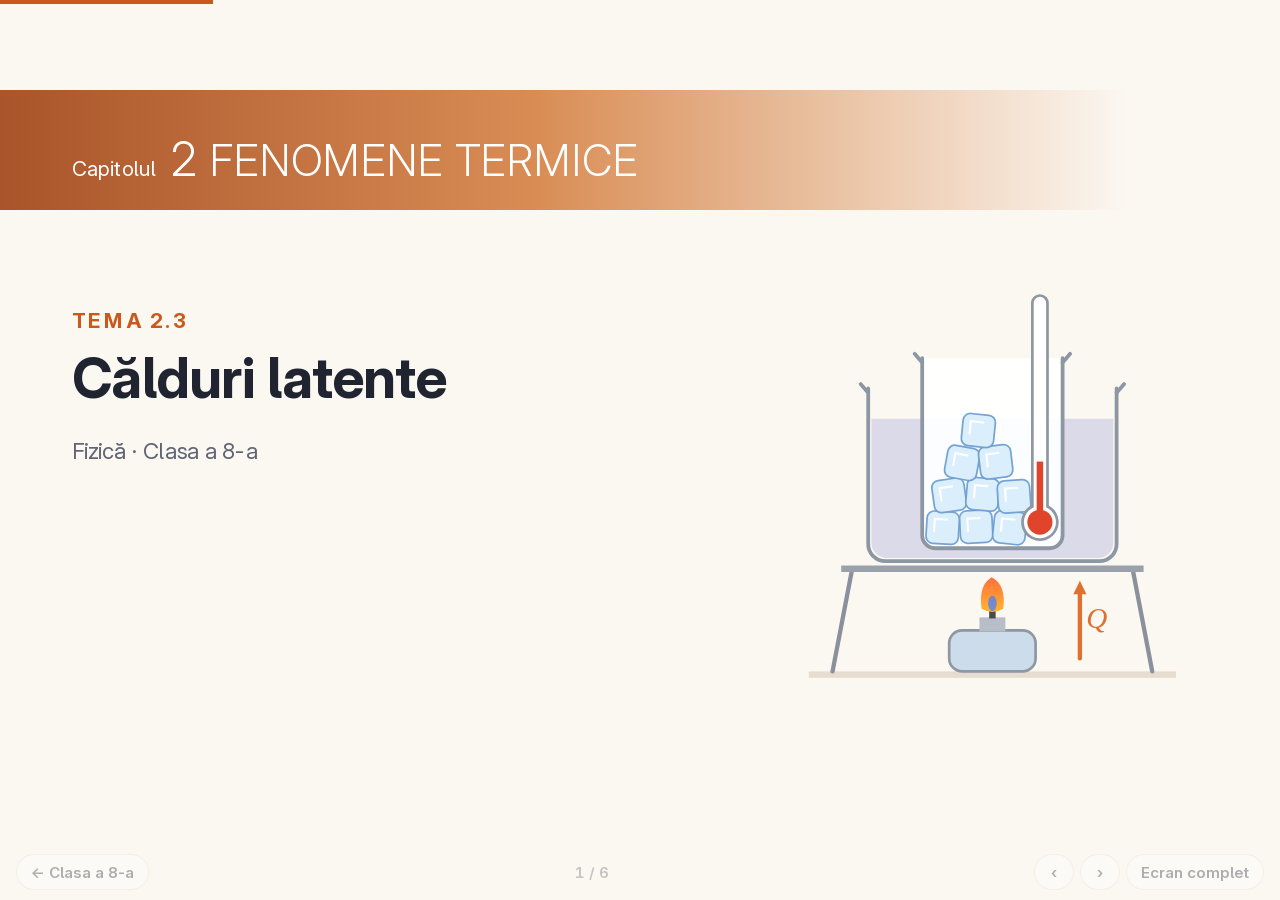
<file: prezentari/clasa-8/2-3-calduri-latente/index.html>
<!doctype html>
<html lang="ro">
<head>
  <meta charset="utf-8">
  <meta name="viewport" content="width=device-width, initial-scale=1">
  <title>2.3. Călduri latente — Fizică, clasa a 8-a</title>
  <link rel="icon" href="../../../assets/favicon.svg" type="image/svg+xml">
  <link rel="stylesheet" href="../../../assets/deck/deck.css">
</head>
<body data-inapoi="../../../clasa-8/index.html" data-inapoi-text="Clasa a 8-a">
<main class="stage">

  <!-- 1. Titlu -->
  <section class="slide titlu" aria-label="Titlu">
    <div class="banda">
      <span class="cap">Capitolul</span><span class="cap-nr">2</span><span class="cap-titlu">FENOMENE TERMICE</span>
    </div>
    <div class="titlu-text">
      <p class="tema-nr">Tema 2.3</p>
      <h1>Călduri latente</h1>
      <p class="clasa">Fizică · Clasa a 8-a</p>
    </div>
    <canvas id="a-titlu" data-w="560" data-h="560" aria-hidden="true"></canvas>
  </section>

  <!-- 2. Experimentul nr. 1: topirea gheții (fig. 1, fig. 2) -->
  <section class="slide lectie compact-text">
    <p class="tema">2.3 · Călduri latente</p>
    <h2>I. Experimentul nr. 1</h2>
    <div class="coloane">
      <div class="col-text">
        <ul class="pasi">
          <li>Încălziți un vas cu gheață într-o baie de apă (fig. 1), notând temperatura ei inițială (<i class="m">t</i>&nbsp;&lt;&nbsp;0&nbsp;°C).</li>
          <li>Observați schimbarea temperaturii:
            <ul class="liniute">
              <li>în procesul de încălzire a gheții;</li>
              <li>la apariția primelor picături de apă;</li>
              <li>în procesul trecerii apei din stare solidă în stare lichidă.</li>
            </ul>
          </li>
          <li>Formulați concluzii.</li>
          <li>Continuați încălzirea vasului cu apă până la 85&nbsp;÷&nbsp;90&nbsp;°C.</li>
          <li>Formulați concluzia corespunzătoare.</li>
        </ul>
        <p>
          Deoarece în fiecare unitate de timp substanței i se transmite aceeași cantitate de căldură, variația
          temperaturii pe parcursul acestui experiment poate fi reprezentată grafic în funcție de timp (fig. 2).
          Cantitățile de căldură transmise corpului dat de la sursa caldă se consumă pentru:
        </p>
        <p class="lista-q">
          <i class="m">Q</i><sub>1</sub> – a încălzi gheața până la temperatura de topire;<br>
          <i class="m">Q</i><sub>2</sub> – a topi gheața;<br>
          <i class="m">Q</i><sub>3</sub> – a încălzi apa obținută la topirea gheții.
        </p>
        <div class="retine definitii">
          Procesul de trecere a substanței din stare solidă în stare lichidă se numește <b>topire</b>.<br>
          Procesul de trecere a substanței din stare lichidă în stare solidă se numește <b>solidificare</b>.
        </div>
      </div>
      <div class="col-vis">
        <canvas id="a-exp1" data-w="700" data-h="640"></canvas>
      </div>
    </div>
  </section>

  <!-- 3. Topirea și solidificarea; căldura latentă specifică de topire -->
  <section class="slide lectie compact-text">
    <p class="tema">2.3 · Călduri latente</p>
    <h2>Topirea și solidificarea</h2>
    <div class="coloane">
      <div class="col-text">
        <div class="retine">
          <b>Topirea</b> și <b>solidificarea</b> sunt două fenomene termice inverse.<br>
          Fiecare substanță cristalină se topește (se solidifică) la o temperatură <b>constantă</b>, numită
          <b>temperatură de topire</b> (<b>de solidificare</b>).
        </div>
        <p><b>Ce se întâmplă în procesul de <i>topire</i> a gheții sau de <i>solidificare</i> a apei?</b></p>
        <p>
          Pe parcursul experimentului ați observat că în procesul de topire a gheții (segmentul <i class="m">BC</i>,
          fig. 2) flacăra spirtierei a încălzit neîntrerupt baia cu apă, deci și gheața din vas. Gheața a primit
          permanent căldură. Această căldură s-a consumat în exclusivitate la mărirea energiei interne a gheții.
          Mărirea energiei potențiale a particulelor este legată de distrugerea rețelei cristaline. Astfel apa trece
          din stare solidă în stare lichidă. Este clar că, pentru a topi o masă mai mare de gheață, este necesară o
          cantitate mai mare de căldură.
        </p>
        <div class="retine definitie">
          Mărimea fizică egală cu <b>cantitatea de căldură</b> necesară unității de masă a corpului solid pentru
          <b>a se topi</b> la temperatura de topire se numește <b>căldura latentă specifică de topire</b>.
        </div>
      </div>
      <div class="col-vis">
        <canvas id="a-topire" data-w="600" data-h="580"></canvas>
      </div>
    </div>
  </section>

  <!-- 4. λt = Q/m, tabelul, Q = λt·m -->
  <section class="slide lectie compact-text">
    <p class="tema">2.3 · Călduri latente</p>
    <h2>Căldura latentă specifică de topire</h2>
    <div class="coloane">
      <div class="col-text">
        <p>
          Căldura latentă specifică de topire se notează cu litera <i class="m">λ</i><sub>t</sub> (lambda).
          Din definiție rezultă: <span class="nw"><i class="m">λ</i><sub>t</sub> = <i class="m">Q</i>/<i class="m">m</i></span>.
          Unitatea de măsură a căldurii latente de topire în SI se află din definiția:
        </p>
        <div class="formula mica">
          [<i>λ</i><sub>t</sub>]<sub>SI</sub> = <span class="frac"><span>[<i>Q</i>]<sub>SI</sub></span><span>[<i>m</i>]<sub>SI</sub></span></span>
          = <span class="frac"><span>J</span><span>kg</span></span>.
        </div>
        <p>
          Cantitatea de căldură <b>absorbită</b> pentru <b>topirea</b> masei <i class="m">m</i> de substanță la
          temperatura de topire este dată de relația:
        </p>
        <div class="formula mica cu-nr"><i>Q</i> = <i>λ</i><sub>t</sub> · <i>m</i><span class="nr">(1)</span></div>
        <p>Aceeași cantitate de căldură se <b><i>cedează</i></b> și la <b><i>solidificarea</i></b> masei <i class="m">m</i> de substanță.</p>
        <div class="retine">
          La topire <b>corpul absoarbe</b> căldură, iar la solidificare el <b>cedează</b> căldură mediului exterior.
        </div>
        <p>
          Astfel, la solidificare căldura cedată de corp este negativă, fiind egală numeric cu căldura primită de
          corp pentru topire.
        </p>
      </div>
      <div class="col-vis">
        <canvas id="a-lambda" data-w="600" data-h="330"></canvas>
      </div>
    </div>
    <p class="sub-tabel">În tabelul de mai jos sunt inserate căldurile latente de topire pentru câteva substanțe.</p>
    <table class="tabel-date">
      <tr>
        <th>Substanța</th>
        <th>Aluminiu</th><th>Gheață</th><th>Fier</th><th>Cupru</th><th>Zinc</th><th>Argint</th><th>Aur</th><th>Plumb</th><th>Mercur</th>
      </tr>
      <tr>
        <th>Căldura latentă de topire, (10<sup>5</sup>&nbsp;J/kg)</th>
        <td>3,9</td><td>3,3</td><td>2,7</td><td>2,1</td><td>1,2</td><td>0,87</td><td>0,67</td><td>0,25</td><td>0,12</td>
      </tr>
    </table>
  </section>

  <!-- 5. Experimentul nr. 2: evaporarea; căldura latentă specifică de vaporizare -->
  <section class="slide lectie compact-text">
    <p class="tema">2.3 · Călduri latente</p>
    <h2>II. Experimentul nr. 2. Vaporizarea</h2>
    <div class="coloane">
      <div class="col-text">
        <ul class="pasi">
          <li>Pe o placă de sticlă picurați cu pipeta câteva picături de alcool (fig. 3).</li>
          <li>Observați și descrieți ce se întâmplă cu picăturile de alcool timp de 3&nbsp;÷&nbsp;5&nbsp;min.</li>
        </ul>
        <div class="retine definitii">
          Ansamblul particulelor de substanță care părăsesc lichidul se numește <b>vapori</b>.<br>
          Trecerea substanței din stare lichidă în stare gazoasă (de vapori) se numește <b>vaporizare</b>.<br>
          Vaporizarea care are loc numai la suprafața liberă a lichidului se numește <b>evaporare</b>.<br>
          Vaporizarea care are loc în tot volumul de lichid se numește <b>fierbere</b>.
        </div>
        <p>
          <b><i>Căldura latentă specifică de vaporizare</i></b> a unui lichid se definește analog căldurii latente
          specifice de topire.
        </p>
        <div class="retine definitie">
          Mărimea fizică egală cu cantitatea de căldură necesară unității de masă a unui lichid pentru a se
          vaporiza la temperatură constantă se numește <b>căldura latentă specifică de vaporizare</b>.
        </div>
        <p>
          Căldura latentă specifică de vaporizare se notează cu litera <i class="m">λ</i><sub>v</sub> și se determină
          din formula:
        </p>
        <div class="formula mica">
          <i>λ</i><sub>v</sub> = <span class="frac"><span><i>Q</i></span><span><i>m</i></span></span>.
        </div>
        <p>În SI unitatea de măsură a acestei mărimi este 1&nbsp;J/kg.</p>
      </div>
      <div class="col-vis">
        <canvas id="a-evaporare" data-w="560" data-h="600"></canvas>
      </div>
    </div>
  </section>

  <!-- 6. Experimentul nr. 3: fierberea și condensarea (fig. 4, fig. 5) -->
  <section class="slide lectie compact-text">
    <p class="tema">2.3 · Călduri latente</p>
    <h2>III. Experimentul nr. 3. Fierberea și condensarea</h2>
    <div class="coloane">
      <div class="col-text">
        <ul class="pasi">
          <li>Turnați într-un balon de sticlă apă și încălziți-o la flacăra unei spirtiere (fig. 4).</li>
          <li>Cu ajutorul termometrului urmăriți procesul de încălzire a apei până la 100&nbsp;°C (la presiune normală).</li>
          <li>Descrieți acest proces.</li>
          <li>Formulați concluzii.</li>
        </ul>
        <p>
          Variația temperaturii apei din balonul de sticlă pe parcursul acestui experiment poate fi reprezentată
          grafic (fig. 5).
        </p>
        <ul class="pasi">
          <li>Așezați deasupra balonului cu apă care fierbe o placă de sticlă.</li>
          <li>Ce observați?</li>
          <li>Formulați concluzia.</li>
        </ul>
        <div class="retine definitie">
          Trecerea unei substanțe din stare gazoasă în stare lichidă se numește <b>condensare</b>.
        </div>
        <p>
          La condensare substanța cedează căldură, astfel aceasta este negativă și egală numeric cu căldura primită
          de substanța dată pentru vaporizare.
        </p>
        <div class="retine">
          <b>Vaporizarea</b> și <b>condensarea</b> sunt fenomene termice inverse.
        </div>
      </div>
      <div class="col-vis">
        <canvas id="a-fierbere" data-w="700" data-h="620"></canvas>
      </div>
    </div>
  </section>

</main>
<script src="../../../assets/deck/deck.js"></script>
<script src="animatii.js"></script>
</body>
</html>
</file>
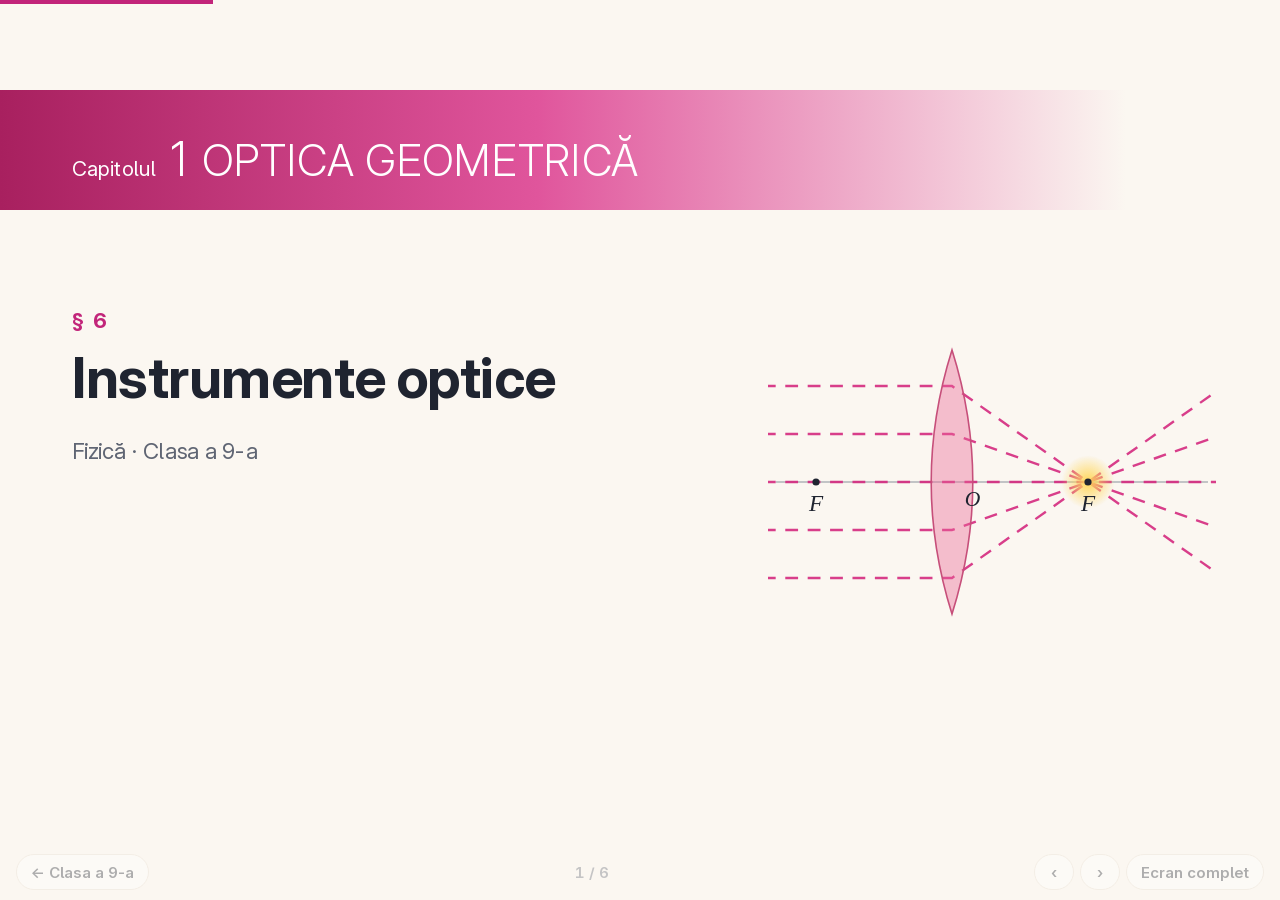
<file: prezentari/clasa-9/1-6-instrumente-optice/index.html>
<!doctype html>
<html lang="ro">
<head>
  <meta charset="utf-8">
  <meta name="viewport" content="width=device-width, initial-scale=1">
  <title>§ 6. Instrumente optice — Fizică, clasa a 9-a</title>
  <link rel="icon" href="../../../assets/favicon.svg" type="image/svg+xml">
  <link rel="stylesheet" href="../../../assets/deck/deck.css">
</head>
<body class="roz" data-inapoi="../../../clasa-9/index.html" data-inapoi-text="Clasa a 9-a">
<main class="stage">

  <!-- 1. Titlu -->
  <section class="slide titlu" aria-label="Titlu">
    <div class="banda">
      <span class="cap">Capitolul</span><span class="cap-nr">1</span><span class="cap-titlu">OPTICA GEOMETRICĂ</span>
    </div>
    <div class="titlu-text">
      <p class="tema-nr">§ 6</p>
      <h1>Instrumente optice</h1>
      <p class="clasa">Fizică · Clasa a 9-a</p>
    </div>
    <canvas id="a-titlu" data-w="560" data-h="560" aria-hidden="true"></canvas>
  </section>

  <!-- 2. Lupa -->
  <section class="slide optica">
    <p class="tema">§ 6 · Instrumente optice</p>
    <h2>a) Lupa</h2>
    <div class="coloane">
      <div class="col-text">
        <p>
          Lupa este o <b>lentilă convergentă</b> cu o distanță focală mică (de regulă 1÷10 cm).
          Pentru a privi un obiect oarecare <i class="m">AB</i>, el se situează între lupă și focarul ei <i class="m">F</i>.
          Cu ajutorul lupei, ochiul vede <b>imaginea</b> <i class="m">A</i><sub>1</sub><i class="m">B</i><sub>1</sub>
          a obiectului <i class="m">AB</i>, care este <b>virtuală, dreaptă și mărită</b>.
        </p>
        <div class="retine">
          Lupa este cel mai simplu instrument optic destinat examinării <b>imaginilor mărite</b> ale obiectelor mici.
        </div>
      </div>
      <div class="col-vis">
        <canvas id="a-lupa" data-w="860" data-h="640"></canvas>
        <p class="indiciu">Trageți de vârful <b>B</b> al obiectului: mai aproape sau mai departe de lupă, mai mare sau mai mic.</p>
      </div>
    </div>
  </section>

  <!-- 3. Aparatul fotografic -->
  <section class="slide optica">
    <p class="tema">§ 6 · Instrumente optice</p>
    <h2>b) Aparatul fotografic</h2>
    <div class="coloane">
      <div class="col-text">
        <p>
          Pentru aparatul fotografic se folosește un sistem convergent de lentile cu distanță focală mică.
          Atunci când se fotografiază, obiectul <i class="m">AB</i> se află, de obicei, la câteva distanțe focale de obiectiv.
        </p>
        <div class="retine">
          Imaginea formată se află după obiectiv. Ea este <b>reală, micșorată</b> și <b>răsturnată</b>.
        </div>
        <p>
          În locul de formare a imaginii se fixează filmul (sau alt element fotosensibil) pe care ea se înregistrează.
          Din cauză că distanța dintre film și lentilă este limitată de dimensiunile geometrice ale aparatului
          fotografic, se aleg lentile cu distanțe focale mici, de cca 30÷60 mm.
        </p>
      </div>
      <div class="col-vis">
        <canvas id="a-foto" data-w="860" data-h="640"></canvas>
        <p class="indiciu">Trageți de vârful <b>B</b> al obiectului: filmul se mută acolo unde se formează imaginea.</p>
      </div>
    </div>
  </section>

  <!-- 4. Microscopul -->
  <section class="slide optica">
    <p class="tema">§ 6 · Instrumente optice</p>
    <h2>c) Microscopul</h2>
    <div class="coloane">
      <div class="col-text">
        <p>
          Cel mai simplu microscop este alcătuit din două sisteme convergente, reprezentate convențional prin lentilele
          <i class="m">L</i><sub>1</sub> și <i class="m">L</i><sub>2</sub>. Atunci când obiectul <i class="m">AB</i>
          este așezat în fața lentilei <i class="m">L</i><sub>1</sub>, numită <b>obiectiv</b>, la o distanță puțin mai
          mare decât distanța focală <i class="m">F</i><sub>1</sub>, se obține o imagine mărită,
          <i class="m">A</i><sub>1</sub><i class="m">B</i><sub>1</sub>, care este <b>reală</b> și <b>răsturnată</b>,
          a obiectului <i class="m">AB</i>. Imaginea <i class="m">A</i><sub>1</sub><i class="m">B</i><sub>1</sub>
          servește ca un obiect real pentru lentila a doua, <i class="m">L</i><sub>2</sub>, numită <b>ocular</b>.
        </p>
        <div class="retine">
          Ocularul este așezat astfel încât imaginea <i class="m">A</i><sub>1</sub><i class="m">B</i><sub>1</sub> să se
          găsească între lentila <i class="m">L</i><sub>2</sub> și focarul obiect <i class="m">F</i><sub>2</sub>. În acest
          caz ocularul funcționează ca o lupă și îndreaptă spre ochiul observatorului imaginea
          <b>virtuală, răsturnată</b> și <b>mărită</b> <i class="m">A</i><sub>2</sub><i class="m">B</i><sub>2</sub> a obiectului <i class="m">AB</i>.
        </div>
        <p>
          Microscopul permite obținerea unor imagini ale obiectelor mici cu o mărire mult mai mare decât se pot obține cu lupa.
        </p>
      </div>
      <div class="col-vis">
        <canvas id="a-microscop" data-w="860" data-h="640"></canvas>
        <p class="indiciu">Trageți de vârful <b>B</b> al obiectului și de ocularul <b><i>L</i><sub>2</sub></b>.</p>
      </div>
    </div>
  </section>

  <!-- 5. Luneta -->
  <section class="slide optica">
    <p class="tema">§ 6 · Instrumente optice</p>
    <h2>d) Luneta</h2>
    <div class="coloane">
      <div class="col-text">
        <p>
          Luneta este destinată observării obiectelor îndepărtate (de exemplu: planete, stele etc.). Una dintre cele mai
          simple lunete este constituită dintr-un sistem optic format din două sisteme convergente reprezentate
          convențional prin lentilele <i class="m">L</i><sub>1</sub> și <i class="m">L</i><sub>2</sub>.
        </p>
        <p>
          Deoarece obiectele sînt foarte îndepărtate, razele de lumină care se propagă de la ele și ajung la lentila
          <i class="m">L</i><sub>1</sub> (obiectivul lentilei) sînt practic paralele. Imaginea
          <i class="m">A</i><sub>1</sub><i class="m">B</i><sub>1</sub>, formată de lentila <i class="m">L</i><sub>1</sub>,
          se află în planul focal <i class="m">F</i><sub>1</sub>.
        </p>
        <p>
          Această imagine constituie obiectul real pentru a doua lentilă <i class="m">L</i><sub>2</sub>, numită
          <b>ocular</b>, care formează imaginea finală <i class="m">A</i><sub>2</sub><i class="m">B</i><sub>2</sub>,
          aceasta fiind <b>virtuală, răsturnată</b> și <b>mărită</b>.
        </p>
        <div class="retine">
          Pentru ca imaginea <i class="m">A</i><sub>2</sub><i class="m">B</i><sub>2</sub> să se vadă la infinit,
          observatorul deplasează ocularul față de obiectiv (adică <i class="m">L</i><sub>2</sub> față de
          <i class="m">L</i><sub>1</sub>) până când focarul acestuia coincide cu focarul obiectivului.
        </div>
      </div>
      <div class="col-vis">
        <canvas id="a-luneta" data-w="860" data-h="640"></canvas>
        <p class="indiciu">Trageți de ocularul <b><i>L</i><sub>2</sub></b> și de <b>planetă</b> (schimbă direcția razelor).</p>
      </div>
    </div>
  </section>

  <!-- 6. Aparatul de proiecție -->
  <section class="slide optica">
    <p class="tema">§ 6 · Instrumente optice</p>
    <h2>e) Aparatul de proiecție</h2>
    <div class="coloane">
      <div class="col-text">
        <p>
          Aparatul de proiecție este dispozitivul care formează imagini <b>reale, răsturnate</b> și <b>mărite</b> ale
          unor obiecte proiectate pe ecran. Un aparat de proiecție este format din următoarele părți:
        </p>
        <ul class="lista-parti">
          <li>sursa de lumină <i class="m">S</i>;</li>
          <li>oglinda concavă <i class="m">N</i>, care reflectă lumina către obiectul <i class="m">AB</i>;</li>
          <li>condensorul <i class="m">C</i>, alcătuit din două lentile, așezate aproape de sursa de lumină,
            pentru a ilumina bine obiectul de proiectat;</li>
          <li>obiectivul <i class="m">O</i>, care formează imaginea <i class="m">A</i><sub>1</sub><i class="m">B</i><sub>1</sub>
            a obiectului <i class="m">AB</i> pe ecranul <i class="m">E</i>.</li>
        </ul>
        <div class="retine">
          Pentru ca imaginea răsturnată să fie văzută în poziție verticală, obiectul proiectat se instalează în aparat
          în <b>poziție răsturnată</b>.
        </div>
      </div>
      <div class="col-vis">
        <canvas id="a-proiector" data-w="860" data-h="640"></canvas>
        <p class="indiciu">Trageți de obiectul <b><i>AB</i></b>: ecranul se mută acolo unde se formează imaginea.</p>
      </div>
    </div>
  </section>

</main>
<script src="../../../assets/deck/deck.js"></script>
<script src="animatii.js"></script>
</body>
</html>
</file>
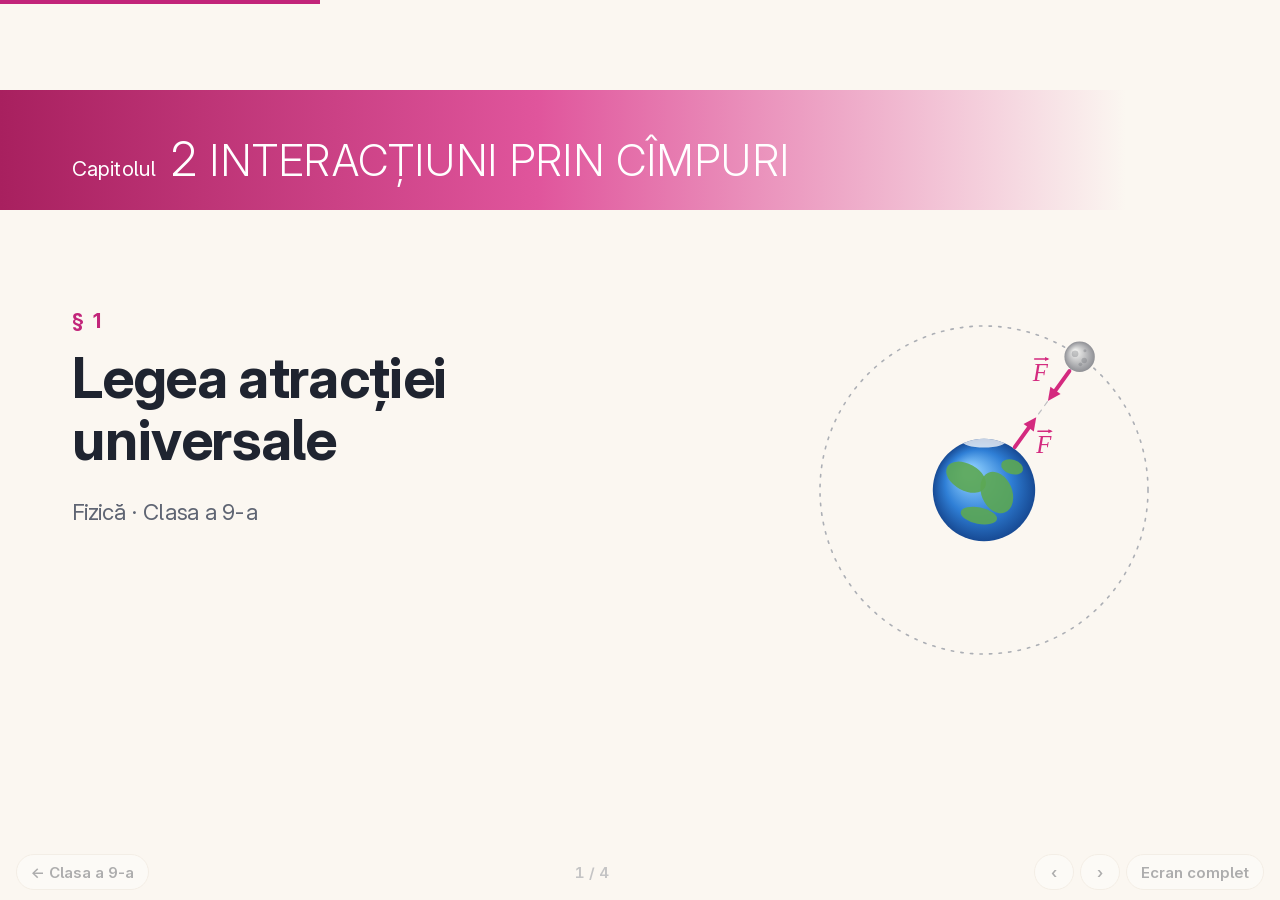
<file: prezentari/clasa-9/2-1-legea-atractiei-universale/index.html>
<!doctype html>
<html lang="ro">
<head>
  <meta charset="utf-8">
  <meta name="viewport" content="width=device-width, initial-scale=1">
  <title>§ 1. Legea atracției universale — Fizică, clasa a 9-a</title>
  <link rel="icon" href="../../../assets/favicon.svg" type="image/svg+xml">
  <link rel="stylesheet" href="../../../assets/deck/deck.css">
</head>
<body class="roz" data-inapoi="../../../clasa-9/index.html" data-inapoi-text="Clasa a 9-a">
<main class="stage">

  <!-- 1. Titlu -->
  <section class="slide titlu" aria-label="Titlu">
    <div class="banda">
      <span class="cap">Capitolul</span><span class="cap-nr">2</span><span class="cap-titlu">INTERACȚIUNI PRIN CÎMPURI</span>
    </div>
    <div class="titlu-text">
      <p class="tema-nr">§ 1</p>
      <h1>Legea atracției universale</h1>
      <p class="clasa">Fizică · Clasa a 9-a</p>
    </div>
    <canvas id="a-titlu" data-w="560" data-h="560" aria-hidden="true"></canvas>
  </section>

  <!-- 2. Forța gravitațională (fig. 1) -->
  <section class="slide lectie mare-text">
    <p class="tema">§ 1 · Legea atracției universale</p>
    <h2>Forța gravitațională</h2>
    <div class="coloane">
      <div class="col-text">
        <p>
          Toate corpurile din Univers se atrag unele pe altele. Două corpuri cu masele
          <i class="m">m</i><sub>1</sub> și <i class="m">m</i><sub>2</sub>, aflate la distanța <i class="m">r</i>
          unul de altul, acționează unul asupra celuilalt cu forțele <i class="m vec">F</i><sub>21</sub> și
          <i class="m vec">F</i><sub>12</sub> (fig. 1). Aceste forțe sînt egale în modul și opuse ca sens:
        </p>
        <div class="formula mica"><i class="vec">F</i><sub>12</sub> = −<i class="vec">F</i><sub>21</sub></div>
        <div class="retine">
          <b><i>Forța gravitațională</i></b> ce acționează între două corpuri considerate punctiforme este direct
          proporțională cu produsul maselor, invers proporțională cu pătratul distanței dintre ele și orientată
          de-a lungul dreptei ce unește corpurile.
        </div>
      </div>
      <div class="col-vis">
        <canvas id="a-atractie" data-w="760" data-h="470"></canvas>
        <div class="controale">
          <div class="control">
            <label for="m1"><i class="m">m</i><sub>1</sub>:</label>
            <input type="range" id="m1" min="1" max="2" step="0.1" value="1">
            <output id="m1-val">× 1</output>
          </div>
          <div class="control">
            <label for="m2"><i class="m">m</i><sub>2</sub>:</label>
            <input type="range" id="m2" min="1" max="2" step="0.1" value="1">
            <output id="m2-val">× 1</output>
          </div>
          <div class="control">
            <label for="dist"><i class="m">r</i>:</label>
            <input type="range" id="dist" min="1" max="2" step="0.1" value="1">
            <output id="dist-val">× 1</output>
            <button type="button" class="buton-mic" id="demo">▶ Demonstrație</button>
          </div>
        </div>
      </div>
    </div>
  </section>

  <!-- 3. Formula legii -->
  <section class="slide lectie mare-text">
    <p class="tema">§ 1 · Legea atracției universale</p>
    <h2>Expresia matematică a legii</h2>
    <div class="coloane">
      <div class="col-text">
        <p>
          Expresia matematică a forței de atracție gravitațională dintre două corpuri considerate punctiforme se
          scrie astfel:
        </p>
        <div class="formula">
          <i>F</i> = <i>γ</i> <span class="frac"><span><i>m</i><sub>1</sub><i>m</i><sub>2</sub></span><span><i>r</i><sup>2</sup></span></span>,<span class="nr">(1)</span>
        </div>
        <p>
          unde <i class="m">m</i><sub>1</sub> și <i class="m">m</i><sub>2</sub> sînt masele corpurilor ce
          interacționează, <i class="m">r</i> – distanța dintre ele; <i class="m">γ</i> - <b>constanta
          gravitațională</b> („<i>gravitas</i>” – în limba latină înseamnă atracție).
        </p>
        <div class="formula mica">
          <i>γ</i> = 6,67 · 10<sup>−11</sup> <span class="frac"><span>N · m<sup>2</sup></span><span>kg<sup>2</sup></span></span>.
        </div>
        <p>
          Newton a constatat că după această formulă poate fi calculată forța de atracție dintre orice corpuri din
          Univers. Din această cauză legea descoperită de el este numită <b><i>legea atracției universale</i></b>.
        </p>
        <p>
          Corpuri ca Pămîntul, Luna, Soarele etc. pot fi considerate punctiforme în raport cu distanța dintre
          <b>centrele lor</b>.
        </p>
      </div>
      <div class="col-vis">
        <canvas id="a-exemple" class="interactiv" data-w="640" data-h="600"></canvas>
        <p class="indiciu">Faceți <b>clic pe desen</b> pentru exemplul următor.</p>
      </div>
    </div>
  </section>

  <!-- 4. Caracteristicile forțelor gravitaționale -->
  <section class="slide lectie">
    <p class="tema">§ 1 · Legea atracției universale</p>
    <h2>Caracteristicile forțelor gravitaționale</h2>
    <div class="coloane">
      <div class="col-text">
        <div class="retine mare">
          <b class="titlu-retine">Caracteristicile de bază ale forțelor gravitaționale:</b>
          <ul class="puncte">
            <li>forțele gravitaționale sînt <b><i>forțe de atracție</i></b>;</li>
            <li>
              forțele gravitaționale sînt <b><i>„universale”</i></b>, deoarece mărimea fizică „masa” este specifică
              fiecărei forme a materiei;
            </li>
            <li>
              forțele gravitaționale sînt <b><i>esențiale</i></b> doar în cazul interacțiunii corpurilor cu mase mari
              cum ar fi corpurile din Univers;
            </li>
            <li>
              forțele gravitaționale acționează <b><i>la distanțe foarte mari</i></b> (infinite) și datorită lor toate
              corpurile din Univers interacționează;
            </li>
            <li>forțele gravitaționale sînt <b><i>proporționale masei</i></b> corpurilor de care sînt create.</li>
          </ul>
        </div>
      </div>
      <div class="col-vis">
        <canvas id="a-distanta" data-w="640" data-h="590"></canvas>
      </div>
    </div>
  </section>

</main>
<script src="../../../assets/deck/deck.js"></script>
<script src="animatii.js"></script>
</body>
</html>
</file>
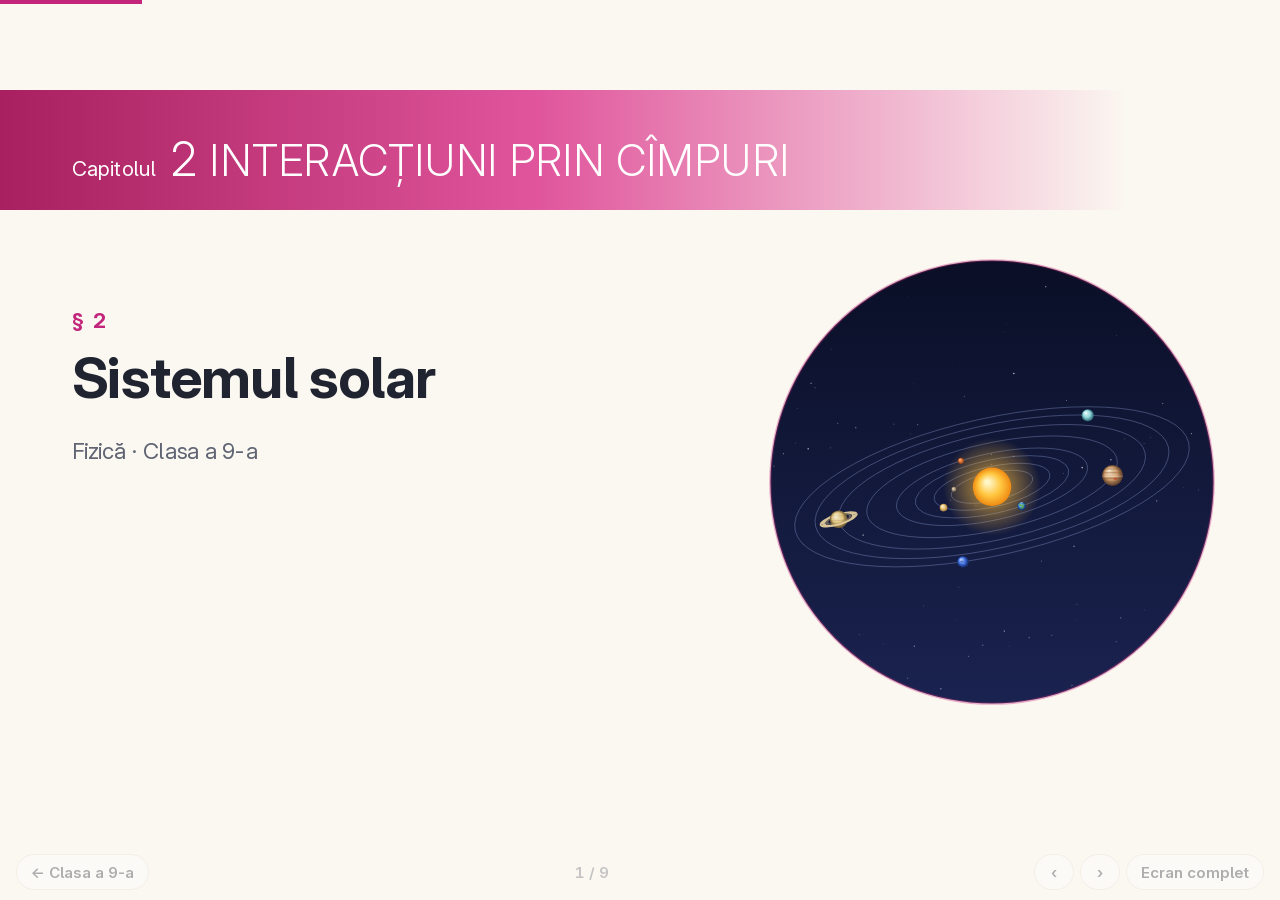
<file: prezentari/clasa-9/2-2-sistemul-solar/index.html>
<!doctype html>
<html lang="ro">
<head>
  <meta charset="utf-8">
  <meta name="viewport" content="width=device-width, initial-scale=1">
  <title>§ 2. Sistemul solar — Fizică, clasa a 9-a</title>
  <link rel="icon" href="../../../assets/favicon.svg" type="image/svg+xml">
  <link rel="stylesheet" href="../../../assets/deck/deck.css">
</head>
<body class="roz" data-inapoi="../../../clasa-9/index.html" data-inapoi-text="Clasa a 9-a">
<main class="stage">

  <!-- 1. Titlu -->
  <section class="slide titlu" aria-label="Titlu">
    <div class="banda">
      <span class="cap">Capitolul</span><span class="cap-nr">2</span><span class="cap-titlu">INTERACȚIUNI PRIN CÎMPURI</span>
    </div>
    <div class="titlu-text">
      <p class="tema-nr">§ 2</p>
      <h1>Sistemul solar</h1>
      <p class="clasa">Fizică · Clasa a 9-a</p>
    </div>
    <canvas id="a-titlu" data-w="560" data-h="560" aria-hidden="true"></canvas>
  </section>

  <!-- 2. Sistemul solar: textul manualului -->
  <section class="slide lectie">
    <p class="tema">§ 2 · Sistemul solar</p>
    <h2>Soarele și planetele</h2>
    <div class="coloane">
      <div class="col-text">
        <p>
          După cum cunoașteți, Soarele, cele opt planete* mari cu sateliții lor, cîteva planete pitice și un număr
          mare de asteroizi, comete și meteoriți, praf și gaz cosmic formează <b><i>sistemul solar</i></b>. În raport
          cu Soarele planetele mari se află în următoarea ordine: Mercur, Venus, Pămînt, Marte, Jupiter, Saturn,
          Uranus, Neptun (fig. 1). Toate planetele efectuează o mișcare de revoluție în jurul Soarelui în același
          sens (împotriva acelor ceasornicului, dacă privim de la Polul Nord al Terrei) pe orbite aproximativ
          circulare, care se află în același plan (fig. 1).
        </p>
        <p>
          <b><i>Soarele</i></b> este corpul central al sistemului nostru planetar, fiind cel mai mare corp al acestui
          sistem. Masa lui este de 333 000 de ori mai mare decît masa Pămîntului și de 750 de ori mai mare decît suma
          maselor tuturor planetelor. Masele tuturor planetelor alcătuiesc ~ 0,1 % din masa Soarelui.
        </p>
        <div class="retine definitie">
          Distanța de la Pămînt pînă la Soare este de cca 150 000 000 km. Ea este considerată ca unitate de măsură,
          numită <i>unitate astronomică</i> (1 u. a. = 150 000 000 km).
        </div>
        <p class="subsol">* Pînă în anul 2006 și Pluton era considerat planetă; astăzi el este o planetă pitică.</p>
      </div>
      <div class="col-vis">
        <canvas id="a-sistem" data-w="640" data-h="600"></canvas>
      </div>
    </div>
  </section>

  <!-- 3. Desenul și realitatea -->
  <section class="slide lectie lat">
    <p class="tema">§ 2 · Sistemul solar</p>
    <h2>Desenul și realitatea: mărimi și distanțe</h2>
    <div class="coloane">
      <div class="col-vis">
        <canvas id="a-scara" data-w="1420" data-h="500"></canvas>
        <div class="butoane" id="moduri-scara">
          <button type="button" class="buton-mic" data-mod="0">Desen ilustrativ</button>
          <button type="button" class="buton-mic" data-mod="1">Mărimile la scară</button>
          <button type="button" class="buton-mic" data-mod="2">Distanțele la scară</button>
        </div>
      </div>
    </div>
  </section>

  <!-- 4. Planetele -->
  <section class="slide lectie">
    <p class="tema">§ 2 · Sistemul solar</p>
    <h2>Planetele: telurice și gigante</h2>
    <div class="coloane">
      <div class="col-text">
        <p>Planetele sistemului solar se împart în două grupe.</p>
        <p>
          <b>Planetele telurice</b> (de tip terestru) — Mercur, Venus, Pămîntul și Marte — sînt cele mai apropiate
          de Soare. Ele sînt mici, au o suprafață solidă din roci și metale și puțini sateliți sau niciunul.
        </p>
        <p>
          <b>Planetele gigante</b> — Jupiter, Saturn, Uranus și Neptun — sînt mult mai mari și mai îndepărtate.
          Ele sînt alcătuite mai ales din gaze (hidrogen, heliu) și gheață, nu au o suprafață solidă, au inele și
          foarte mulți sateliți.
        </p>
        <p>Între orbitele lui Marte și Jupiter se află <b>centura de asteroizi</b>.</p>
        <p class="indiciu" style="text-align: left">Faceți <b>clic pe o planetă</b> din șirul de sus.</p>
      </div>
      <div class="col-vis">
        <canvas id="a-planete" class="interactiv" data-w="840" data-h="630"></canvas>
      </div>
    </div>
  </section>

  <!-- 5. Sateliții -->
  <section class="slide lectie">
    <p class="tema">§ 2 · Sistemul solar</p>
    <h2>Sateliții planetelor</h2>
    <div class="coloane">
      <div class="col-text">
        <p>
          <b>Sateliții naturali</b> sînt corpuri cerești care se rotesc în jurul planetelor. Pămîntul are un singur
          satelit — <b>Luna</b>, aflată la circa 384 000 km de el.
        </p>
        <p>
          Mercur și Venus nu au sateliți, Marte are doi sateliți mici — Phobos și Deimos. Planetele gigante au
          foarte mulți sateliți: Jupiter — peste 100, Saturn — peste 280, Uranus — 29, Neptun — 16. Numărul lor
          crește, deoarece se descoperă mereu sateliți noi.
        </p>
        <p>
          Cei mai mari sateliți sînt Ganimede (al lui Jupiter) și Titan (al lui Saturn) — amîndoi mai mari decît
          planeta Mercur. Pe Io erup vulcani, sub gheața de pe Europa se află un ocean de apă, iar Titan are o
          atmosferă densă.
        </p>
        <p>Cei patru sateliți mari ai lui Jupiter au fost descoperiți de Galileo Galilei în 1610.</p>
      </div>
      <div class="col-vis">
        <canvas id="a-sateliti" data-w="760" data-h="610"></canvas>
      </div>
    </div>
  </section>

  <!-- 6. Planetele pitice -->
  <section class="slide lectie">
    <p class="tema">§ 2 · Sistemul solar</p>
    <h2>Planetele pitice. Centura Kuiper</h2>
    <div class="coloane">
      <div class="col-text">
        <p>În anul 2006 astronomii au stabilit că <b>planeta pitică</b> este un corp ceresc care:</p>
        <ul class="pasi">
          <li>se rotește în jurul Soarelui;</li>
          <li>are o masă destul de mare pentru ca propria gravitație să-i dea o formă aproape sferică;</li>
          <li>nu a „curățat” vecinătatea orbitei sale de alte corpuri (spre deosebire de planete).</li>
        </ul>
        <p>
          Astfel <b>Pluton</b>, descoperit în 1930 și socotit timp de 76 de ani a noua planetă, a devenit planetă
          pitică. Diametrul lui este de 2 377 km (mai mic decît al Lunii), el face o rotație în jurul Soarelui în
          248 de ani și are 5 sateliți.
        </p>
        <p>
          Alte planete pitice: Ceres (în centura de asteroizi), Eris, Haumea și Makemake. Pluton, Haumea și
          Makemake se află în <b>centura Kuiper</b> — o regiune de dincolo de Neptun (30–50 u. a.), cu mii de
          corpuri mici de gheață; Eris este și mai departe.
        </p>
      </div>
      <div class="col-vis">
        <canvas id="a-pitice" data-w="720" data-h="600"></canvas>
      </div>
    </div>
  </section>

  <!-- 7. Asteroizii -->
  <section class="slide lectie">
    <p class="tema">§ 2 · Sistemul solar</p>
    <h2>Asteroizii</h2>
    <div class="coloane">
      <div class="col-text">
        <p>
          <b>Asteroizii</b> sînt corpuri cerești mici, solide, din roci și metale, care se rotesc în jurul
          Soarelui. Cei mai mulți se află în <b>centura de asteroizi</b>, între orbitele lui Marte și Jupiter
          (la 2,2–3,3 u. a. de Soare).
        </p>
        <p>
          Se cunosc peste un milion de asteroizi. Cei mai mari sînt Ceres (≈ 940 km, astăzi planetă pitică),
          Vesta (≈ 525 km) și Pallas (≈ 510 km), dar cei mai mulți au doar cîțiva kilometri sau chiar metri.
          Masa tuturor asteroizilor din centură este de circa 30 de ori mai mică decît masa Lunii.
        </p>
        <p>
          Asteroizii mici au o formă neregulată: gravitația lor este prea slabă ca să-i rotunjească.
        </p>
        <p>
          Unii asteroizi au orbite care trec aproape de Pămînt. Se presupune că un asteroid cu diametrul de circa
          10 km, căzut pe Pămînt acum 66 de milioane de ani, a dus la dispariția dinozaurilor.
        </p>
      </div>
      <div class="col-vis">
        <canvas id="a-asteroizi" data-w="760" data-h="600"></canvas>
      </div>
    </div>
  </section>

  <!-- 8. Cometele -->
  <section class="slide lectie">
    <p class="tema">§ 2 · Sistemul solar</p>
    <h2>Cometele</h2>
    <div class="coloane">
      <div class="col-text">
        <p>
          <b>Cometele</b> sînt corpuri mici alcătuite din gheață, praf și roci („bulgări de zăpadă murdari”). Ele
          se mișcă în jurul Soarelui pe orbite foarte alungite.
        </p>
        <p>
          <b>Nucleul</b> cometei are, de obicei, cîțiva kilometri. Cînd cometa se apropie de Soare, gheața se
          evaporă și în jurul nucleului apare un nor luminos de gaz și praf — <b>coama</b> (capul cometei).
          Lumina și vîntul solar împing gazul și praful, formînd <b>coada</b>, lungă de milioane de kilometri și
          îndreptată întotdeauna în partea opusă Soarelui.
        </p>
        <p>
          Cometele vin din regiunile cele mai îndepărtate ale sistemului solar — centura Kuiper și norul lui Oort.
        </p>
        <p>
          Cea mai cunoscută este <b>cometa Halley</b>, care revine la fiecare circa 76 de ani: a fost văzută în
          1986 și va reveni în 2061.
        </p>
      </div>
      <div class="col-vis">
        <canvas id="a-comete" data-w="760" data-h="610"></canvas>
      </div>
    </div>
  </section>

  <!-- 9. Meteoroizi, meteori, meteoriți -->
  <section class="slide lectie">
    <p class="tema">§ 2 · Sistemul solar</p>
    <h2>Meteoroizi, meteori și meteoriți</h2>
    <div class="coloane">
      <div class="col-text">
        <p>
          <b>Meteoroizii</b> sînt corpuri mici de rocă sau metal — de la grăunțe de praf pînă la cîțiva metri —
          care se mișcă în spațiul interplanetar. Mulți sînt resturi de comete și asteroizi.
        </p>
        <p>
          Cînd un meteoroid intră în atmosfera Pămîntului cu viteza de zeci de kilometri pe secundă, el se
          încălzește puternic din cauza frecării cu aerul și arde, lăsînd pe cer o dîră luminoasă —
          <b>meteorul</b> („stea căzătoare”). Meteorii apar la înălțimi de circa 70–120 km.
        </p>
        <p>
          Cînd Pămîntul trece prin norul de particule lăsat de o cometă, se observă o <b>ploaie de meteori</b>,
          de exemplu Perseidele, în fiecare august.
        </p>
        <p>
          Corpurile mai mari, care nu ard complet și cad pe suprafața Pămîntului, se numesc <b>meteoriți</b>.
          Cel mai mare meteorit găsit, Hoba (Namibia), are o masă de circa 60 t.
        </p>
      </div>
      <div class="col-vis">
        <canvas id="a-meteori" data-w="760" data-h="610"></canvas>
      </div>
    </div>
  </section>

</main>
<script src="../../../assets/deck/deck.js"></script>
<script src="animatii.js"></script>
</body>
</html>
</file>
<file: assets/css/style.css>
:root {
  --bg: #f6f7fb;
  --grid: rgba(40, 70, 140, 0.07);
  --surface: #ffffff;
  --text: #182033;
  --muted: #5d667a;
  --border: #e1e5ee;
  --c8: #2563eb;
  --c9: #dd5a12;
  --c10: #0f9367;
  --accent: var(--c8);
  --radius: 16px;
  --shadow: 0 1px 2px rgba(16, 24, 40, 0.06), 0 4px 16px rgba(16, 24, 40, 0.06);
  color-scheme: light dark;
}

@media (prefers-color-scheme: dark) {
  :root {
    --bg: #0e131d;
    --grid: rgba(255, 255, 255, 0.04);
    --surface: #161d2a;
    --text: #e7eaf0;
    --muted: #9aa3b5;
    --border: #263042;
    --c8: #6b9bff;
    --c9: #ff8a4c;
    --c10: #34d399;
    --shadow: none;
  }
}

.clasa-8 { --accent: var(--c8); }
.clasa-9 { --accent: var(--c9); }
.clasa-10 { --accent: var(--c10); }

* { box-sizing: border-box; }

body {
  margin: 0;
  min-height: 100vh;
  display: flex;
  flex-direction: column;
  font-family: system-ui, -apple-system, "Segoe UI", Roboto, "Noto Sans", Ubuntu, sans-serif;
  line-height: 1.55;
  color: var(--text);
  background-color: var(--bg);
  /* hârtie milimetrică */
  background-image:
    linear-gradient(var(--grid) 1px, transparent 1px),
    linear-gradient(90deg, var(--grid) 1px, transparent 1px);
  background-size: 28px 28px;
}

main { flex: 1; }

.wrap {
  width: min(1040px, 100% - 40px);
  margin-inline: auto;
}

:focus-visible {
  outline: 3px solid var(--accent);
  outline-offset: 3px;
}

/* ---------- antet ---------- */

.site-header {
  position: sticky;
  top: 0;
  z-index: 10;
  border-bottom: 1px solid var(--border);
  background: color-mix(in srgb, var(--surface) 88%, transparent);
  backdrop-filter: blur(6px);
}

.header-row {
  display: flex;
  align-items: center;
  justify-content: space-between;
  flex-wrap: wrap;
  gap: 12px 16px;
  min-height: 60px;
  padding-block: 8px;
}

.brand {
  display: inline-flex;
  align-items: center;
  gap: 10px;
  font-weight: 700;
  font-size: 1.05rem;
  color: var(--text);
  text-decoration: none;
}

.tabs {
  display: flex;
  gap: 4px;
  padding: 4px;
  border: 1px solid var(--border);
  border-radius: 999px;
  background: var(--bg);
}

.tabs a {
  padding: 5px 14px;
  border-radius: 999px;
  color: var(--muted);
  font-weight: 600;
  font-size: 0.92rem;
  text-decoration: none;
}

.tabs a:hover { color: var(--text); }

.tabs a[aria-current="page"] {
  background: var(--surface);
  color: var(--accent);
  box-shadow: var(--shadow);
}

/* ---------- pagina principală ---------- */

.hero { padding: 64px 0 36px; }

.eyebrow {
  margin: 0 0 10px;
  font-size: 0.78rem;
  font-weight: 700;
  letter-spacing: 0.12em;
  text-transform: uppercase;
  color: var(--muted);
}

h1 {
  margin: 0 0 12px;
  font-size: clamp(2rem, 4.5vw, 3rem);
  line-height: 1.1;
  letter-spacing: -0.02em;
}

.lead {
  max-width: 42ch;
  margin: 0;
  font-size: 1.15rem;
  color: var(--muted);
}

.unda {
  display: block;
  width: 220px;
  height: 24px;
  margin: 22px 0 0;
}

.clase {
  display: grid;
  grid-template-columns: repeat(auto-fit, minmax(260px, 1fr));
  gap: 20px;
  padding-bottom: 72px;
}

.clasa-card {
  position: relative;
  display: flex;
  flex-direction: column;
  gap: 22px;
  padding: 28px;
  overflow: hidden;
  border: 1px solid var(--border);
  border-radius: var(--radius);
  background: var(--surface);
  box-shadow: var(--shadow);
  color: inherit;
  text-decoration: none;
  transition: transform 0.15s ease, border-color 0.15s ease;
}

.clasa-card::before {
  content: "";
  position: absolute;
  inset: 0 0 auto 0;
  height: 4px;
  background: var(--accent);
}

.clasa-card:hover { transform: translateY(-3px); border-color: var(--accent); }

.clasa-nr {
  font-size: 4.5rem;
  font-weight: 800;
  line-height: 1;
  letter-spacing: -0.04em;
  color: var(--accent);
  font-variant-numeric: tabular-nums;
}

.clasa-nume {
  display: block;
  font-size: 1.3rem;
  font-weight: 700;
}

.clasa-count {
  display: block;
  color: var(--muted);
}

.arrow {
  position: absolute;
  right: 28px;
  bottom: 28px;
  font-size: 1.4rem;
  color: var(--accent);
  transition: transform 0.15s ease;
}

.clasa-card:hover .arrow { transform: translateX(4px); }

/* ---------- pagina unei clase ---------- */

.back {
  display: inline-block;
  margin-top: 32px;
  font-weight: 500;
  color: var(--muted);
  text-decoration: none;
}

.back:hover { color: var(--text); }

.page-title {
  display: flex;
  align-items: center;
  gap: 24px;
  margin-bottom: 32px;
  padding: 20px 0 32px;
  border-bottom: 1px solid var(--border);
}

.page-title .clasa-nr { font-size: 5rem; }
.page-title h1 { margin: 0; }
.page-title .clasa-count { margin: 4px 0 0; }

.lista { padding-bottom: 72px; }

.capitol + .capitol { margin-top: 40px; }

.capitol h2 {
  margin: 0 0 14px;
  font-size: 1.15rem;
  color: var(--muted);
}

.prez-grid {
  display: grid;
  grid-template-columns: repeat(auto-fill, minmax(280px, 1fr));
  gap: 16px;
}

.prez {
  display: flex;
  flex-direction: column;
  gap: 8px;
  padding: 20px 22px;
  border: 1px solid var(--border);
  border-left: 4px solid var(--accent);
  border-radius: 14px;
  background: var(--surface);
  box-shadow: var(--shadow);
  color: inherit;
  text-decoration: none;
  transition: transform 0.15s ease, border-color 0.15s ease;
}

a.prez:hover { transform: translateY(-2px); border-color: var(--accent); }

.prez-pregatire { opacity: 0.7; border-left-style: dashed; }

.prez-tip {
  align-self: flex-start;
  padding: 3px 8px;
  border-radius: 6px;
  font-size: 0.72rem;
  font-weight: 700;
  letter-spacing: 0.06em;
  text-transform: uppercase;
  color: var(--accent);
  background: color-mix(in srgb, var(--accent) 12%, transparent);
}

.prez-titlu {
  font-size: 1.1rem;
  font-weight: 700;
  line-height: 1.3;
}

.prez-desc { font-size: 0.95rem; color: var(--muted); }

.gol {
  padding: 56px 24px;
  border: 2px dashed var(--border);
  border-radius: var(--radius);
  background: color-mix(in srgb, var(--surface) 70%, transparent);
  text-align: center;
  color: var(--muted);
}

.gol svg { margin-bottom: 10px; color: var(--accent); }
.gol p { margin: 0; }

.gol-titlu {
  margin-bottom: 4px !important;
  font-size: 1.2rem;
  font-weight: 700;
  color: var(--text);
}

/* ---------- subsol ---------- */

.site-footer {
  padding: 20px 0;
  border-top: 1px solid var(--border);
  font-size: 0.9rem;
  color: var(--muted);
}

@media (max-width: 600px) {
  .hero { padding-top: 40px; }
  .page-title { gap: 16px; }
  .page-title .clasa-nr { font-size: 3.5rem; }
}
</file>
<file: assets/deck/deck.css>
/* Stil comun pentru toate prezentările (slide-uri 16:9, 1600×900, scalate pe ecran). */

/* Fontul vine cu site-ul (Adwaita Sans, licență SIL OFL — vezi assets/fonts/OFL.txt),
   ca textul să încapă la fel pe orice calculator. */
@font-face {
  font-family: "Fizica Sans";
  src: url("../fonts/AdwaitaSans-Regular.woff2") format("woff2");
  font-weight: 100 900;
  font-style: normal;
  font-display: block;
}

@font-face {
  font-family: "Fizica Sans";
  src: url("../fonts/AdwaitaSans-Italic.woff2") format("woff2");
  font-weight: 100 900;
  font-style: italic;
  font-display: block;
}

:root {
  --paper: #fbf7f1;
  --ink: #1f2430;
  --muted: #5f6573;
  --line: #e6ddd0;
  --card: #ffffff;
  --warm: #c95a1c;
  --warm-soft: #fcebdd;
  --hot: #d9452b;
  --cold: #2a74d6;
  --cold-soft: #e5effb;
  --sans: "Fizica Sans", system-ui, -apple-system, "Segoe UI", Roboto, "Noto Sans", Ubuntu, sans-serif;
  --serif: "Cambria Math", "STIX Two Math", "Latin Modern Math", "Times New Roman", "DejaVu Serif", serif;
}

* { box-sizing: border-box; }

html, body {
  margin: 0;
  height: 100%;
  overflow: hidden;
  background: var(--paper);
}

body {
  font-family: var(--sans);
  color: var(--ink);
}

/* ---------- scena și slide-urile ---------- */

.stage {
  position: absolute;
  left: 50%;
  top: 50%;
  width: 1600px;
  height: 900px;
  transform: translate(-50%, -50%) scale(var(--s, 1));
}

.slide {
  position: absolute;
  inset: 0;
  display: flex;
  flex-direction: column;
  padding: 50px 90px 66px;
  font-size: 30px;
  line-height: 1.42;
  opacity: 0;
  visibility: hidden;
  transition: opacity 0.35s ease, visibility 0s linear 0.35s;
}

.slide.activ {
  opacity: 1;
  visibility: visible;
  transition: opacity 0.35s ease;
}

.slide p { margin: 0; }

.tema {
  font-size: 19px;
  font-weight: 700;
  letter-spacing: 0.14em;
  text-transform: uppercase;
  color: var(--warm);
}

.slide h2 {
  margin: 2px 0 22px;
  font-size: 52px;
  line-height: 1.12;
  letter-spacing: -0.01em;
}

.slide b { font-weight: 700; }

.m, .si i, .formula i {
  font-family: var(--serif);
  font-style: italic;
  font-weight: 400;
}

sub { font-size: 0.6em; line-height: 0; }

.si {
  white-space: nowrap;
  font-weight: 700;
}

/* ---------- blocuri de text ---------- */

.retine {
  position: relative;
  margin-top: 16px;
  padding: 26px 34px 22px;
  border-radius: 22px;
  background: var(--warm-soft);
}

.retine::before {
  content: "Reține!";
  position: absolute;
  top: -17px;
  left: 28px;
  padding: 2px 16px;
  border-radius: 999px;
  background: var(--warm);
  color: #fff;
  font-size: 20px;
  font-weight: 700;
  font-style: italic;
}

.retine b { color: var(--warm); }

.retine.definitie::before { content: "Definiție"; }

/* relația de proporționalitate scoasă în evidență: Δt ∼ Q */
.relatie {
  display: inline-block;
  margin-left: 0.3em;
  font-family: var(--serif);
  font-size: 1.25em;
  font-weight: 400;
  white-space: nowrap;
}

/* Δ și alte simboluri drepte, în fontul formulelor */
.d { font-family: var(--serif); font-style: normal; }

/* fracție: <span class="frac"><span>numărător</span><span>numitor</span></span> */
.frac {
  display: inline-flex;
  flex-direction: column;
  align-items: center;
  margin: 0 0.12em;
  font-size: 0.8em;
  line-height: 1.12;
  vertical-align: middle;
}

.frac > span + span {
  align-self: stretch;
  padding: 0 0.2em;
  border-top: 0.07em solid currentColor;
  text-align: center;
}

.formula { position: relative; }

.formula .nr {
  position: absolute;
  right: 26px;
  top: 50%;
  transform: translateY(-50%);
  font-family: var(--sans);
  font-size: 24px;
  color: var(--muted);
}

/* pașii unui experiment */
.pasi { margin: 0; padding-left: 1.1em; }
.pasi li + li { margin-top: 6px; }
.pasi li::marker { color: var(--warm); }

/* slide de laborator: text îngust în stânga, simularea mare în dreapta */
.lab .coloane { grid-template-columns: 560px 1fr; gap: 40px; }
.lab .col-text { gap: 18px; font-size: 23px; }
.lab .retine { margin-top: 12px; padding: 22px 26px 18px; font-size: 24px; }
.lab .concluzie { font-size: 23px; }

.idee { margin-top: 22px !important; }

.notatie {
  padding: 16px 24px;
  border: 2px solid var(--line);
  border-radius: 18px;
  background: var(--card);
}

.formula {
  padding: 16px 28px;
  border: 2.5px solid var(--warm);
  border-radius: 18px;
  background: var(--card);
  font-size: 42px;
  text-align: center;
}

.formula .nota {
  display: block;
  margin-top: 4px;
  font-family: var(--sans);
  font-size: 22px;
  color: var(--muted);
}

.formula .nota i { font-size: 1.1em; }

.concluzie {
  padding-top: 12px;
  border-top: 4px solid var(--warm);
}

.concluzie .eticheta {
  color: var(--warm);
  font-weight: 700;
  font-style: italic;
}

.concluzie ul, .puncte {
  margin: 6px 0 0;
  padding-left: 1.1em;
}

.concluzie li + li, .puncte li + li { margin-top: 8px; }

.chip {
  display: inline-block;
  margin: 0 8px 8px 0;
  padding: 2px 16px;
  border: 2px solid var(--line);
  border-radius: 999px;
  background: var(--card);
  font-size: 25px;
  font-weight: 600;
}

.chips { margin-top: 10px !important; }

/* slide cu mult text: litere puțin mai mici */
.compact .col-text { gap: 16px; font-size: 26px; }
.compact .chip { margin: 0 6px 0 0; padding: 1px 12px; font-size: 22px; }
.compact .formula { padding: 12px 24px; font-size: 38px; }

/* ---------- panouri cu animații ---------- */

.doua {
  display: grid;
  grid-template-columns: 1fr 1fr;
  gap: 40px;
  margin-top: auto;
}

.panou {
  margin: 0;
  padding: 14px;
  border: 1px solid var(--line);
  border-radius: 22px;
  background: var(--card);
  box-shadow: 0 2px 12px rgba(80, 50, 20, 0.06);
}

.panou canvas { display: block; margin: 0 auto; }

.panou figcaption {
  padding: 12px 8px 2px;
  font-size: 26px;
  line-height: 1.35;
}

.cald { --c: var(--hot); }
.rece { --c: var(--cold); }

.panou figcaption b,
.term { color: var(--c, var(--warm)); }

.panou .nume {
  font-size: 34px;
  font-weight: 800;
  color: var(--c);
}

.panou .concl { margin-top: 8px; }

.panou .concl span {
  color: var(--warm);
  font-weight: 700;
  font-style: italic;
}

.coloane {
  display: grid;
  grid-template-columns: 1fr auto;
  gap: 56px;
  align-items: start;
}

.col-text {
  display: flex;
  flex-direction: column;
  gap: 22px;
  font-size: 28px;
}

.col-vis {
  display: flex;
  flex-direction: column;
  align-items: center;
  gap: 14px;
}

.legenda {
  display: flex;
  gap: 32px;
  font-size: 22px;
  color: var(--muted);
}

.legenda span { display: inline-flex; align-items: center; gap: 10px; }

.control {
  display: flex;
  align-items: center;
  gap: 16px;
  font-size: 22px;
  font-weight: 600;
}

.control input[type="range"] {
  width: 330px;
  accent-color: var(--warm);
}

.buton-mic {
  padding: 6px 16px;
  border: 2px solid var(--line);
  border-radius: 999px;
  background: var(--card);
  color: var(--ink);
  font: 600 19px var(--sans);
  cursor: pointer;
}

.buton-mic:hover { border-color: var(--warm); }

/* ---------- slide de titlu ---------- */

.slide.titlu { padding: 0; }

.banda {
  display: flex;
  align-items: baseline;
  gap: 18px;
  height: 150px;
  padding: 50px 90px 0;
  background: linear-gradient(90deg, #a9542a 0%, #d98d55 42%, rgba(251, 233, 215, 0) 88%);
  color: #fff;
}

.banda .cap { font-size: 26px; }
.banda .cap-nr { font-size: 58px; font-weight: 300; line-height: 1; }
.banda .cap-titlu { font-size: 54px; font-weight: 300; letter-spacing: 0.02em; }

.titlu-text {
  max-width: 900px;
  padding: 120px 90px 0;
}

.tema-nr {
  font-size: 26px;
  font-weight: 700;
  letter-spacing: 0.12em;
  text-transform: uppercase;
  color: var(--warm);
}

.titlu h1 {
  margin: 14px 0 34px;
  font-size: 70px;
  line-height: 1.1;
  letter-spacing: -0.015em;
}

.titlu .clasa { font-size: 28px; color: var(--muted); }

.titlu canvas {
  position: absolute;
  right: 80px;
  top: 210px;
}

/* ---------- bara de navigare (în afara scenei) ---------- */

.bara {
  position: fixed;
  left: 0;
  right: 0;
  bottom: 0;
  z-index: 10;
  display: flex;
  align-items: center;
  justify-content: space-between;
  gap: 12px;
  padding: 10px 16px;
  font: 600 15px/1 var(--sans);
  opacity: 0.35;
  transition: opacity 0.2s;
}

.bara:hover, .bara:focus-within { opacity: 1; }

.bara .grup { display: flex; gap: 6px; }

.bara .buton {
  display: inline-flex;
  align-items: center;
  justify-content: center;
  min-width: 40px;
  height: 36px;
  padding: 0 14px;
  border: 1px solid var(--line);
  border-radius: 999px;
  background: var(--card);
  color: var(--ink);
  font: inherit;
  text-decoration: none;
  cursor: pointer;
}

.bara .buton:hover { border-color: var(--warm); }

.contor {
  color: var(--muted);
  font-variant-numeric: tabular-nums;
}

.progres {
  position: fixed;
  top: 0;
  left: 0;
  z-index: 10;
  height: 4px;
  background: var(--warm);
  transition: width 0.3s ease;
}
.coloane.sus { margin-top: 20px; }
.notatie.unitate { margin-top: 16px; align-self: flex-start; padding: 10px 24px; font-size: 26px; }

/* ---------- desene interactive (obiecte trase cu mouse-ul sau cu degetul) ---------- */

canvas.interactiv { touch-action: none; cursor: default; }
canvas.interactiv.prinde { cursor: grab; }
canvas.interactiv.trage { cursor: grabbing; }

/* tema roz (Optica geometrică, clasa a 9-a) */
body.roz {
  --warm: #c2257a;
  --warm-soft: #fbe6f1;
}
body.roz .banda { background: linear-gradient(90deg, #a8205f 0%, #e0559c 42%, rgba(251, 226, 240, 0) 88%); }

/* slide cu text la stânga și desen interactiv mare la dreapta */
.optica .coloane { grid-template-columns: 520px 1fr; gap: 36px; align-items: start; }
.optica .col-text { gap: 14px; font-size: 22px; line-height: 1.42; }
.optica .col-text p { margin: 0; }
.optica .retine { margin-top: 10px; padding: 20px 24px 16px; font-size: 22px; }
.optica .lista-parti { margin: 0; padding-left: 1.1em; list-style: "– "; }
.optica .lista-parti li + li { margin-top: 4px; }
.optica .indiciu { margin: 8px 0 0; font-size: 19px; color: var(--muted); text-align: center; }
.optica .indiciu b { color: var(--warm); }

/* ---------- clasa a 10-a: tema roșie (ca în manual), vectori, lecții cu desen alăturat ---------- */
body.rosu { --warm: #cf2741; --warm-soft: #fde8eb; }
body.rosu .banda { background: linear-gradient(90deg, #ad1c34 0%, #e3566b 42%, rgba(253, 229, 233, 0) 88%); }
sup { font-size: 0.6em; line-height: 0; }
/* vector: <i class="m vec">v</i> → litera cu săgeată deasupra */
.vec { position: relative; display: inline-block; padding-right: 0.05em; }
.vec::before { content: ""; position: absolute; left: 0.14em; right: 0.06em; top: 0.06em; border-top: 0.065em solid currentColor; }
.vec::after { content: ""; position: absolute; right: -0.04em; top: -0.025em; border-left: 0.24em solid currentColor; border-top: 0.11em solid transparent; border-bottom: 0.11em solid transparent; }
.lectie .coloane { grid-template-columns: 1fr auto; gap: 36px; align-items: start; }
.lectie .col-text { gap: 14px; font-size: 22px; line-height: 1.42; }
.lectie .col-text p { margin: 0; }
.lectie .retine { margin-top: 12px; padding: 18px 24px 14px; font-size: 22px; }
.lectie .formula { padding: 8px 20px; border-width: 2px; font-size: 30px; }
.lectie .formula .nr { right: 18px; font-size: 20px; }
.lectie .formula .frac { font-size: 0.78em; }
.lectie .pasi li + li { margin-top: 8px; }
.lectie .pasi li::marker { font-weight: 700; }
.lectie .indiciu { margin: 6px 0 0; font-size: 19px; color: var(--muted); text-align: center; }
.lectie .indiciu b { color: var(--warm); }
.lectie .control { font-size: 21px; }
.lectie .control output { min-width: 130px; font-variant-numeric: tabular-nums; }
.lectie .mic { font-size: 19px; color: var(--muted); }
.lectie .nr-text { float: right; margin-top: 0.5em; font-size: 20px; color: var(--muted); }
.lectie.compact-text .col-text { gap: 10px; font-size: 20px; line-height: 1.36; }
.lectie.compact-text .retine { margin-top: 12px; padding: 16px 22px 12px; font-size: 20px; }
.lectie.compact-text .formula { padding: 4px 18px; font-size: 27px; }
.nw { white-space: nowrap; }

/* ---------- clasa a 9-a, capitolul 2: cursoare strânse, butoane de mod, liste în „Reține!” ---------- */
.controale { display: grid; gap: 2px; margin-top: 4px; }
.controale .control input[type="range"] { width: 300px; }
.controale .control .buton-mic { margin-left: auto; }
.butoane { display: flex; flex-wrap: wrap; gap: 10px; justify-content: center; margin-top: 10px; }
.buton-mic.activ { background: var(--warm); border-color: var(--warm); color: #fff; }
.retine .titlu-retine { display: block; margin-bottom: 8px; color: var(--ink); }
.retine .puncte { margin: 0; }
.retine .puncte li + li { margin-top: 6px; }
.lectie .retine.mare { padding: 26px 30px 20px; font-size: 25px; line-height: 1.45; }
.lectie .subsol { margin: 0; font-size: 16px; color: var(--muted); }
.lectie .formula.mica { align-self: center; padding: 6px 26px; font-size: 26px; }
.lectie.lat .coloane { grid-template-columns: 1fr; }
.lectie.mare-text .col-text { font-size: 24px; }
.lectie.mare-text .retine { font-size: 24px; }

/* ---------- clasa a 8-a, tema 2.3: „Definiții”, sub-liste, tabel de date sub coloane ---------- */
.retine.definitii::before { content: "Definiții"; }
.pasi .liniute { margin: 2px 0 0; padding-left: 1.1em; list-style: "– "; }
.pasi .liniute li + li { margin-top: 0; }
.lista-q { padding-left: 1.1em; }
.sub-tabel { margin: auto 0 6px !important; font-size: 19px; color: var(--muted); }
.tabel-date { width: 100%; border-collapse: collapse; font-size: 19px; text-align: center; background: var(--card); }
.tabel-date th, .tabel-date td { padding: 5px 8px; border: 1.5px solid var(--line); }
.tabel-date tr:first-child th { background: var(--warm-soft); font-weight: 700; }
.tabel-date tr > th:first-child { max-width: 250px; text-align: left; font-weight: 700; line-height: 1.25; background: var(--warm-soft); }
.tabel-date td { font-weight: 700; font-variant-numeric: tabular-nums; }
.lectie .formula.mica.cu-nr { padding-right: 76px; }

/* ---------- clasa a 10-a, Unitatea II „Dinamica”: tema turcoaz, casete „Experiment” / „Este bine să știți” ---------- */
body.turcoaz { --warm: #0f8a79; --warm-soft: #dcf2ee; }
body.turcoaz .banda { background: linear-gradient(90deg, #0b7466 0%, #2bb5a0 42%, rgba(220, 242, 238, 0) 88%); }
.retine.experiment { background: #ebf3fc; }
.retine.experiment::before { content: "Experiment"; background: #4a8fd6; font-style: normal; }
.retine.experiment b { color: #2a68ad; }
.retine.stiti { background: #f1ecf8; }
.retine.stiti::before { content: "Este bine să știți"; background: #8a6cc4; font-style: normal; }
.retine.stiti b { color: #6a4ca6; }
.retine[data-titlu]::before { content: attr(data-titlu); }
.litera {
  display: inline-grid; place-items: center; width: 1.1em; height: 1.1em; margin-right: 0.25em;
  border-radius: 50%; background: var(--warm); color: #fff; font-size: 0.72em; vertical-align: 0.12em;
}
.col-vis .retine { width: 100%; }
.col-vis .sub-canvas { margin: 0; font-size: 20px; line-height: 1.36; }
.titlu h1.lung { font-size: 62px; line-height: 1.08; }
.lectie .coloane.vis-lat { grid-template-columns: 1fr 640px; }
</file>
<file: assets/test/test.css>
/* Foi de evaluare: pe ecran arată ca o coală A4, la tipărire — exact o coală A4. */
@font-face {
  font-family: "Fizica Sans";
  src: url("../fonts/AdwaitaSans-Regular.woff2") format("woff2");
  font-weight: 100 900;
  font-style: normal;
}
@font-face {
  font-family: "Fizica Sans";
  src: url("../fonts/AdwaitaSans-Italic.woff2") format("woff2");
  font-weight: 100 900;
  font-style: italic;
}

:root {
  --sans: "Fizica Sans", system-ui, -apple-system, "Segoe UI", Roboto, "Noto Sans", sans-serif;
  --serif: "Cambria Math", "STIX Two Math", "Latin Modern Math", "Times New Roman", "DejaVu Serif", serif;
  --ink: #1f2430;
  --muted: #5f6573;
  --line: #c9ced8;
  --accent: #cf2741;
  --soft: #fde8eb;
}

* { box-sizing: border-box; }
html { -webkit-print-color-adjust: exact; print-color-adjust: exact; }
body {
  margin: 0;
  background: #e9e6e1;
  color: var(--ink);
  font-family: var(--sans);
  font-size: 10.8pt;
  line-height: 1.34;
}

/* ---------- bara de sus (doar pe ecran) ---------- */
.bara-test {
  position: sticky;
  top: 0;
  z-index: 5;
  display: flex;
  gap: 10px;
  align-items: center;
  padding: 10px 18px;
  background: rgba(250, 248, 244, 0.94);
  border-bottom: 1px solid #ddd6cc;
  font-size: 15px;
}
.bara-test a { color: var(--muted); text-decoration: none; margin-right: auto; }
.bara-test a:hover { color: var(--accent); }
.bara-test button {
  padding: 7px 16px;
  border: 1px solid #d5cdc1;
  border-radius: 999px;
  background: #fff;
  color: var(--ink);
  font: 600 15px var(--sans);
  cursor: pointer;
}
.bara-test button.principal { background: var(--accent); border-color: var(--accent); color: #fff; }

/* ---------- coala ---------- */
.coala {
  width: 210mm;
  min-height: 297mm;
  margin: 18px auto;
  padding: 11mm 13mm 9mm;
  background: #fff;
  box-shadow: 0 2px 14px rgba(0, 0, 0, 0.12);
}

.antet { display: flex; justify-content: space-between; align-items: flex-start; gap: 8mm; }
.antet h1 { margin: 0; font-size: 18pt; line-height: 1.1; letter-spacing: -0.01em; }
.antet .sub { margin: 1.5mm 0 0; color: var(--muted); font-size: 11pt; }
.scor-total {
  flex: none;
  display: grid;
  grid-template-columns: auto auto;
  gap: 1.5mm 3mm;
  align-items: end;
  padding: 2.5mm 4mm;
  border: 1.5px solid var(--ink);
  border-radius: 3mm;
  font-size: 11pt;
}
.scor-total span:nth-child(odd) { font-weight: 700; }
.scor-total .loc { display: inline-block; width: 16mm; border-bottom: 1px solid var(--ink); text-align: right; }

.campuri { display: flex; gap: 6mm; margin: 4.5mm 0 3mm; font-size: 11pt; }
.campuri span { display: flex; align-items: flex-end; gap: 2mm; white-space: nowrap; }
.campuri .linie { flex: 1; min-width: 18mm; border-bottom: 1px solid var(--ink); height: 1.1em; }
.campuri .nume { flex: 1; }

.indicatii {
  margin: 0 0 2mm;
  padding: 2.2mm 3.5mm;
  border-left: 1.2mm solid var(--accent);
  background: var(--soft);
  font-size: 10pt;
}

/* ---------- itemii ---------- */
.item { margin-top: 3.2mm; break-inside: avoid; }
.item-cap { display: grid; grid-template-columns: 8mm 1fr auto; gap: 3mm; align-items: start; }
.item .nr {
  display: grid;
  place-items: center;
  width: 7mm;
  height: 7mm;
  border-radius: 50%;
  background: var(--accent);
  color: #fff;
  font-weight: 800;
  font-size: 11pt;
}
.item .enunt { margin: 0.6mm 0 0; }
.scor { display: flex; gap: 1mm; align-items: center; font-size: 9pt; color: var(--muted); white-space: nowrap; }
.scor b { margin-right: 1mm; color: var(--ink); font-size: 10pt; }
.scor i {
  display: grid;
  place-items: center;
  width: 5.2mm;
  height: 5.2mm;
  border: 1px solid var(--line);
  border-radius: 50%;
  font-style: normal;
}

/* locul pentru rezolvare: hârtie cu pătrățele */
.rezolvare {
  display: grid;
  grid-template-columns: 46mm 1fr;
  margin: 1.8mm 0 0 11mm;
  border: 1px solid var(--line);
  border-radius: 2mm;
  background-color: #fff;
  background-image:
    linear-gradient(to right, #e6e9ef 1px, transparent 1px),
    linear-gradient(to bottom, #e6e9ef 1px, transparent 1px);
  background-size: 5mm 5mm;
  background-position: -1px -1px;
}
.rezolvare > div { padding: 1.2mm 2.5mm; font-size: 9pt; font-weight: 700; color: var(--muted); }
.rezolvare .se-da { border-right: 1.5px solid #9aa1ad; }
.h2p { height: 36mm; }
.h3p { height: 42mm; }

.m, .formula i { font-family: var(--serif); font-style: italic; font-weight: 400; }
sub, sup { font-size: 0.68em; line-height: 0; }

.subsol { margin-top: 5mm; text-align: center; color: var(--muted); font-size: 9.5pt; }

/* ---------- baremul ---------- */
.barem { display: none; }
body.cu-barem .barem { display: block; }
.barem h1 { margin: 0 0 1mm; font-size: 17pt; }
.barem .sub { margin: 0 0 4mm; color: var(--muted); }
.barem table { width: 100%; border-collapse: collapse; font-size: 10.5pt; }
.barem th, .barem td { padding: 2mm 2.5mm; border: 1px solid var(--line); vertical-align: top; text-align: left; }
.barem th { background: #f4f1ec; font-size: 10pt; }
.barem td.nr-b { width: 9mm; text-align: center; font-weight: 800; color: var(--accent); }
.barem td.p { width: 16mm; text-align: center; font-weight: 700; }
.barem tr.rasp td { background: #fbf6ef; }
.barem .formula { white-space: nowrap; }
.frac { display: inline-flex; flex-direction: column; align-items: center; margin: 0 0.15em; font-size: 0.9em; line-height: 1.1; vertical-align: middle; }
.frac > span + span { align-self: stretch; padding: 0 0.2em; border-top: 1px solid currentColor; text-align: center; }
.barem .nota { margin-top: 4mm; font-size: 9.5pt; color: var(--muted); }

@media print {
  @page { size: A4; margin: 0; }
  body { background: #fff; }
  .bara-test { display: none; }
  .coala { margin: 0; box-shadow: none; min-height: 0; height: 297mm; overflow: hidden; }
  .coala + .coala { break-before: page; }
}

@media screen and (max-width: 840px) {
  .coala { width: auto; min-height: 0; margin: 10px; padding: 18px; }
  .rezolvare { margin-left: 0; grid-template-columns: 34% 1fr; }
}
</file>
